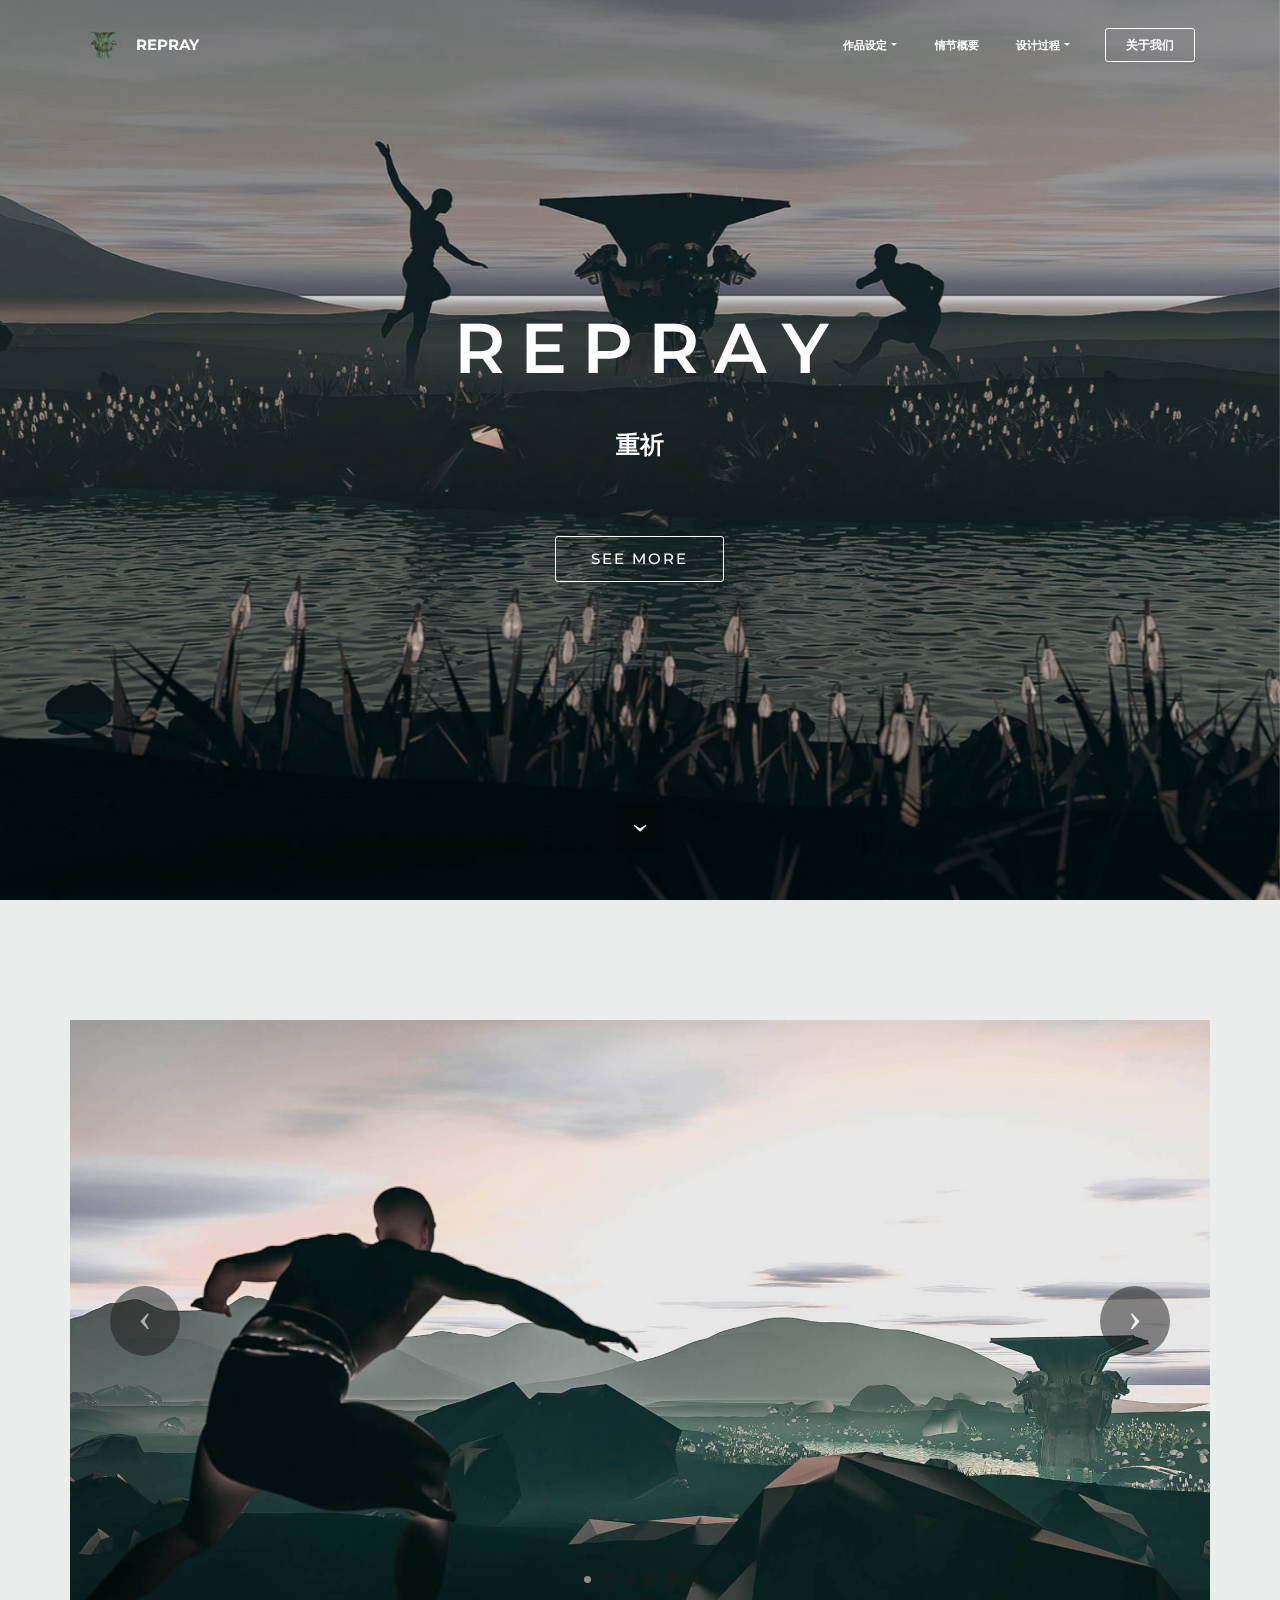
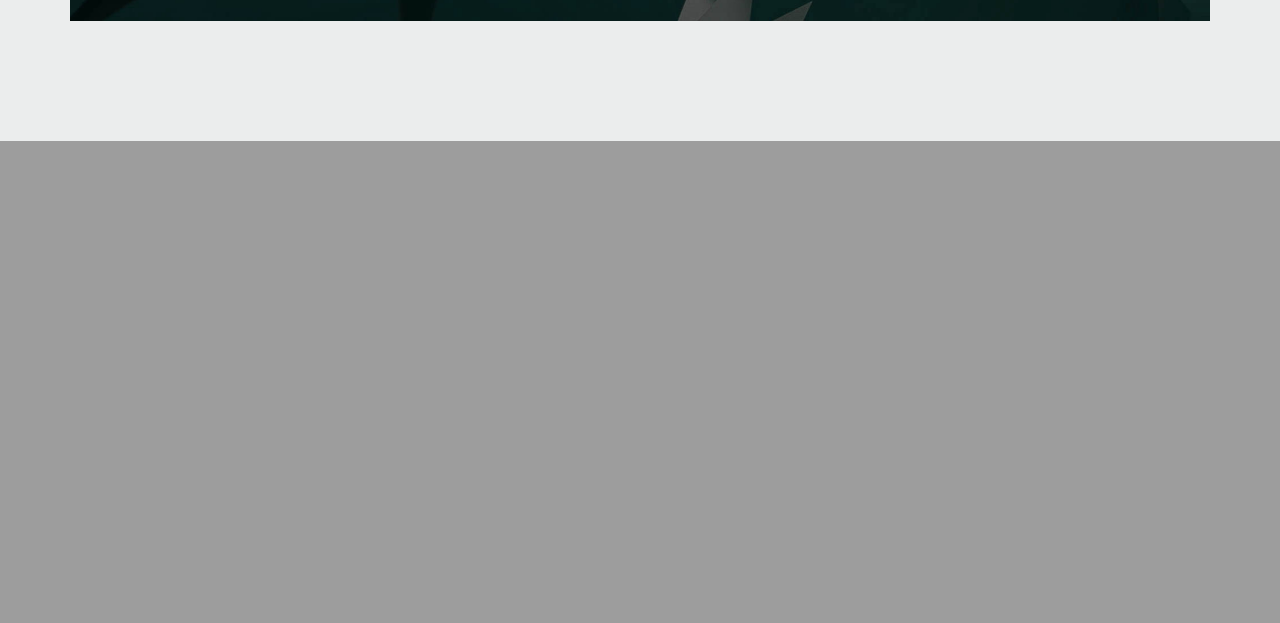
<file: index.html>
<!DOCTYPE html>
<html  >
<head>
  <!-- Site made with Mobirise Website Builder v4.12.1, https://mobirise.com -->
  <meta charset="UTF-8">
  <meta http-equiv="X-UA-Compatible" content="IE=edge">
  <meta name="generator" content="Mobirise v4.12.1, mobirise.com">
  <meta name="viewport" content="width=device-width, initial-scale=1, minimum-scale=1">
  <link rel="shortcut icon" href="assets/images/111-98x128.png" type="image/x-icon">
  <meta name="description" content="">
  
  <title>Home</title>
  <link rel="stylesheet" href="https://fonts.googleapis.com/css?family=Montserrat:400,700">
  <link rel="stylesheet" href="https://fonts.googleapis.com/css?family=Raleway:100,100i,200,200i,300,300i,400,400i,500,500i,600,600i,700,700i,800,800i,900,900i">
  <link rel="stylesheet" href="assets/et-line-font-plugin/style.css">
  <link rel="stylesheet" href="https://fonts.googleapis.com/css?family=Lora:400,700,400italic,700italic&subset=latin">
  <link rel="stylesheet" href="assets/tether/tether.min.css">
  <link rel="stylesheet" href="assets/bootstrap/css/bootstrap.min.css">
  <link rel="stylesheet" href="assets/dropdown/css/style.css">
  <link rel="stylesheet" href="assets/animatecss/animate.min.css">
  <link rel="stylesheet" href="assets/theme/css/style.css">
  <link rel="preload" as="style" href="assets/mobirise/css/mbr-additional.css"><link rel="stylesheet" href="assets/mobirise/css/mbr-additional.css" type="text/css">
  
  
  
</head>
<body>
  <section id="ext_menu-0" data-rv-view="0">

    <nav class="navbar navbar-dropdown transparent bg-color">
        <div class="container">

            <div class="mbr-table">
                <div class="mbr-table-cell">

                    <div class="navbar-brand">
                        <a href="index.html" class="navbar-logo"><img src="assets/images/111-98x128.png" alt="Mobirise"></a>
                        <a class="navbar-caption" href="index.html">REPRAY</a>
                    </div>

                </div>
                <div class="mbr-table-cell">

                    <button class="navbar-toggler pull-xs-right hidden-md-up" type="button" data-toggle="collapse" data-target="#exCollapsingNavbar">
                        <div class="hamburger-icon"></div>
                    </button>

                    <ul class="nav-dropdown collapse pull-xs-right nav navbar-nav navbar-toggleable-sm" id="exCollapsingNavbar"><li class="nav-item dropdown"><a class="nav-link link dropdown-toggle" href="https://mobirise.com/" data-toggle="dropdown-submenu" aria-expanded="false">作品设定</a><div class="dropdown-menu"><a class="dropdown-item" href="page1.html">灵感来源</a><a class="dropdown-item" href="page3.html" aria-expanded="false">作品概念</a><a class="dropdown-item" href="https://mobirise.com/" aria-expanded="false"></a></div></li><li class="nav-item"><a class="nav-link link" href="page7.html">情节概要</a></li><li class="nav-item dropdown"><a class="nav-link link dropdown-toggle" href="https://mobirise.com/" data-toggle="dropdown-submenu" aria-expanded="false">设计过程</a><div class="dropdown-menu"><a class="dropdown-item" href="page4.html" aria-expanded="false">人物造型</a><a class="dropdown-item" href="page2.html" aria-expanded="false">装置设计</a><a class="dropdown-item" href="page5.html" aria-expanded="false">最终呈现</a></div></li><li class="nav-item nav-btn"><a class="nav-link btn btn-white btn-white-outline" href="page6.html">关于我们</a></li></ul>
                    <button hidden="" class="navbar-toggler navbar-close" type="button" data-toggle="collapse" data-target="#exCollapsingNavbar">
                        <div class="close-icon"></div>
                    </button>

                </div>
            </div>

        </div>
    </nav>

</section>

<section class="engine"><a href="https://mobirise.info/p">site templates free download</a></section><section class="mbr-section mbr-section-hero mbr-section-full mbr-section-with-arrow mbr-parallax-background mbr-after-navbar" id="header1-1" data-rv-view="2" style="background-image: url(assets/images/wechatimg4927-2000x1055.jpg);">

    <div class="mbr-overlay" style="opacity: 0.2; background-color: rgb(0, 0, 0);"></div>

    <div class="mbr-table-cell">

        <div class="container">
            <div class="row">
                <div class="mbr-section col-md-10 col-md-offset-1 text-xs-center">

                    <h1 class="mbr-section-title display-1">R E P R A Y</h1>
                    <p class="mbr-section-lead lead"><strong><br></strong><span style="font-style: normal;"><strong>重祈</strong></span><span style="font-style: normal;"><strong><br></strong></span><strong><br></strong></p>
                    <div class="mbr-section-btn"> <a class="btn btn-lg btn-white btn-white-outline" href="page5.html">SEE MORE</a></div>
                </div>
            </div>
        </div>
    </div>

    <div class="mbr-arrow mbr-arrow-floating" aria-hidden="true"><a href="#slider3-1w"><i class="mbr-arrow-icon"></i></a></div>

</section>

<section class="mbr-slider mbr-section mbr-section__container carousel slide mbr-section-nopadding" data-ride="carousel" data-keyboard="false" data-wrap="true" data-pause="false" data-interval="4000" id="slider3-1w" data-rv-view="5" style="background-color: rgb(235, 237, 237);">
    <div class=" container boxed-slider" style="padding-top: 120px; padding-bottom: 120px;">
        <div>
            <div>
                <ol class="carousel-indicators">
                    <li data-app-prevent-settings="" data-target="#slider3-1w" class="active" data-slide-to="0"></li><li data-app-prevent-settings="" data-target="#slider3-1w" data-slide-to="1"></li><li data-app-prevent-settings="" data-target="#slider3-1w" data-slide-to="2"></li><li data-app-prevent-settings="" data-target="#slider3-1w" data-slide-to="3"></li><li data-app-prevent-settings="" data-target="#slider3-1w" data-slide-to="4"></li><li data-app-prevent-settings="" data-target="#slider3-1w" data-slide-to="5"></li>
                </ol>
                <div class="carousel-inner" role="listbox">
                    <div class="mbr-section mbr-section-hero carousel-item dark center active" data-bg-video-slide="false">
                        <div class="mbr-table-cell">
                            
                            <div class="container-slide">
                                <img src="assets/images/wechatimg4926-2000x1055.jpg">
                                <div class="row">
                                    <div class="col-md-8 col-md-offset-1">
                                        
                                        

                                        
                                    </div>
                                </div>
                            </div>
                        </div>
                    </div><div class="mbr-section mbr-section-hero carousel-item dark center" data-bg-video-slide="false">
                        <div class="mbr-table-cell">
                            
                            <div class="container-slide">
                                <img src="assets/images/-2000x1055.jpg">
                                <div class="row">
                                    <div class="col-md-8 col-md-offset-2 text-xs-center">
                                        
                                        

                                        
                                    </div>
                                </div>
                            </div>
                        </div>
                    </div><div class="mbr-section mbr-section-hero carousel-item dark center" data-bg-video-slide="false">
                        <div class="mbr-table-cell">
                            
                            <div class="container-slide">
                                <img src="assets/images/wechatimg4927-2000x1055.jpg">
                                <div class="row">
                                    <div class="col-md-8 col-md-offset-1">
                                        
                                        

                                        
                                    </div>
                                </div>
                            </div>
                        </div>
                    </div><div class="mbr-section mbr-section-hero carousel-item dark center" data-bg-video-slide="false">
                        <div class="mbr-table-cell">
                            
                            <div class="container-slide">
                                <img src="assets/images/-2000x105556.jpg">
                                <div class="row">
                                    <div class="col-md-8 col-md-offset-2 text-xs-center">
                                        
                                        

                                        
                                    </div>
                                </div>
                            </div>
                        </div>
                    </div><div class="mbr-section mbr-section-hero carousel-item dark center" data-bg-video-slide="false">
                        <div class="mbr-table-cell">
                            
                            <div class="container-slide">
                                <img src="assets/images/wechatimg4929-2000x1055.jpg">
                                <div class="row">
                                    <div class="col-md-8 col-md-offset-2 text-xs-center">
                                        
                                        

                                        
                                    </div>
                                </div>
                            </div>
                        </div>
                    </div><div class="mbr-section mbr-section-hero carousel-item dark center" data-bg-video-slide="false">
                        <div class="mbr-table-cell">
                            
                            <div class="container-slide">
                                <img src="assets/images/wechatimg4930-2000x1055.jpg">
                                <div class="row">
                                    <div class="col-md-8 col-md-offset-2 text-xs-center">
                                        
                                        

                                        
                                    </div>
                                </div>
                            </div>
                        </div>
                    </div>
                </div>

                <a data-app-prevent-settings="" class="left carousel-control" role="button" data-slide="prev" href="#slider3-1w">
                    <span class="icon-prev" aria-hidden="true"></span>
                    <span class="sr-only">Previous</span>
                </a>
                <a data-app-prevent-settings="" class="right carousel-control" role="button" data-slide="next" href="#slider3-1w">
                    <span class="icon-next" aria-hidden="true"></span>
                    <span class="sr-only">Next</span>
                </a>
            </div>
        </div>
    </div>
</section>

<section class="mbr-footer mbr-section mbr-section-md-padding mbr-parallax-background" id="contacts5-2n" data-rv-view="26" style="background-image: url(assets/images/wechatimg4927-2000x1055.jpg); padding-top: 90px; padding-bottom: 90px;">


    <div class="row">
    <div class="mbr-overlay" style="opacity: 0.5; background-color: rgb(60, 60, 60);">
    </div>
            <div class="mbr-company col-xs-12 col-md-6 col-lg-3">

                <div class="mbr-company card">
                    <div><img src="assets/images/mianju-265x501.png" class="card-img-top"></div>
                    <div class="card-block">
                        <p class="card-text">Contact us</p>
                    </div>
                    <ul class="list-group list-group-flush">
                        <li class="list-group-item">
                            <span class="list-group-icon"><span class="etl-icon icon-phone mbr-iconfont-company-contacts5" style="color: rgb(242, 242, 242);"></span></span>
                            <span class="list-group-text">13732266609</span>
                        </li>
                        <li class="list-group-item">
                            <span class="list-group-icon"><span class="etl-icon icon-map-pin mbr-iconfont-company-contacts5" style="color: rgb(242, 242, 242);"></span></span>
                            <span class="list-group-text">Shanghai</span>
                        </li>
                        <li class="list-group-item active">
                            <span class="list-group-icon"><span class="etl-icon icon-envelope mbr-iconfont-company-contacts5" style="color: rgb(242, 242, 242);"></span></span>
                            <span class="list-group-text"><a href="mailto:fanzyzhang@126.com">fanzyzhang@126.com</a></span>
                        </li>
                    </ul>
                </div>

            </div>
            <div class="mbr-footer-content col-xs-12 col-md-6 col-lg-3">
                <h4>Categories</h4>
                <ul><li><a class="text-primary" href="#">Art</a></li><li><a class="text-primary" href="#">Design</a></li><li><a class="text-primary" href="#">Photograhy</a></li><li><a class="text-primary" href="#">Vedio</a></li><li><a class="text-primary" href="#">Graphic</a></li></ul>
            </div>
            <div class="mbr-footer-content col-xs-12 col-md-6 col-lg-3">
                <p><strong>Contacts</strong><br>Email: fanzyzhang@126.com<br>Phone: 13732266609<br>Instagram: fanzystyle<br><br><br><strong>Address</strong><br>109 Street Chunxiao<br>Shanghai, Pudong</p>
            </div>
            <div class="col-xs-12 col-md-6 col-lg-3" data-form-type="formoid">

                <div data-form-alert="true">
                    <div hidden="" data-form-alert-success="true">Thanks for filling out form!</div>
                </div>

                <form action="https://mobirise.com/" method="post" data-form-title="MESSAGE">

                    <input type="hidden" value="q1+sV34uRDQSFCk5INzu6aRe8VdNw9N2Nf9b+cyzN4TQi2QmR1jBbQ6nCGJ52vHRQSFh3UdoE/09HtdEGMLSVeDY3HsY/EM4sVFjVKuYEwucse3/HEFxQ6uQTnZCQlAs" data-form-email="true">

                    

                    <div class="form-group">
                        <label class="form-control-label" for="contacts5-2n-email">Email<span class="form-asterisk">*</span></label>
                        <input type="email" class="form-control input-sm input-inverse" name="email" required="" data-form-field="Email" id="contacts5-2n-email">
                    </div>

                    

                    <div class="form-group">
                        <label class="form-control-label" for="contacts5-2n-message">Message</label>
                        <textarea class="form-control input-sm input-inverse" name="message" data-form-field="Message" rows="5" id="contacts5-2n-message"></textarea>
                    </div>

                    <div><button type="submit" class="btn btn-sm btn-info">Contact us</button></div>

                </form>

            </div>
        </div>
</section>


  <script src="assets/web/assets/jquery/jquery.min.js"></script>
  <script src="assets/tether/tether.min.js"></script>
  <script src="assets/bootstrap/js/bootstrap.min.js"></script>
  <script src="assets/smooth-scroll/smooth-scroll.js"></script>
  <script src="assets/dropdown/js/script.min.js"></script>
  <script src="assets/touch-swipe/jquery.touch-swipe.min.js"></script>
  <script src="assets/viewport-checker/jquery.viewportchecker.js"></script>
  <script src="assets/jarallax/jarallax.js"></script>
  <script src="assets/bootstrap-carousel-swipe/bootstrap-carousel-swipe.js"></script>
  <script src="assets/theme/js/script.js"></script>
  <script src="assets/formoid/formoid.min.js"></script>
  
  
  <input name="animation" type="hidden">
  </body>
</html>
</file>
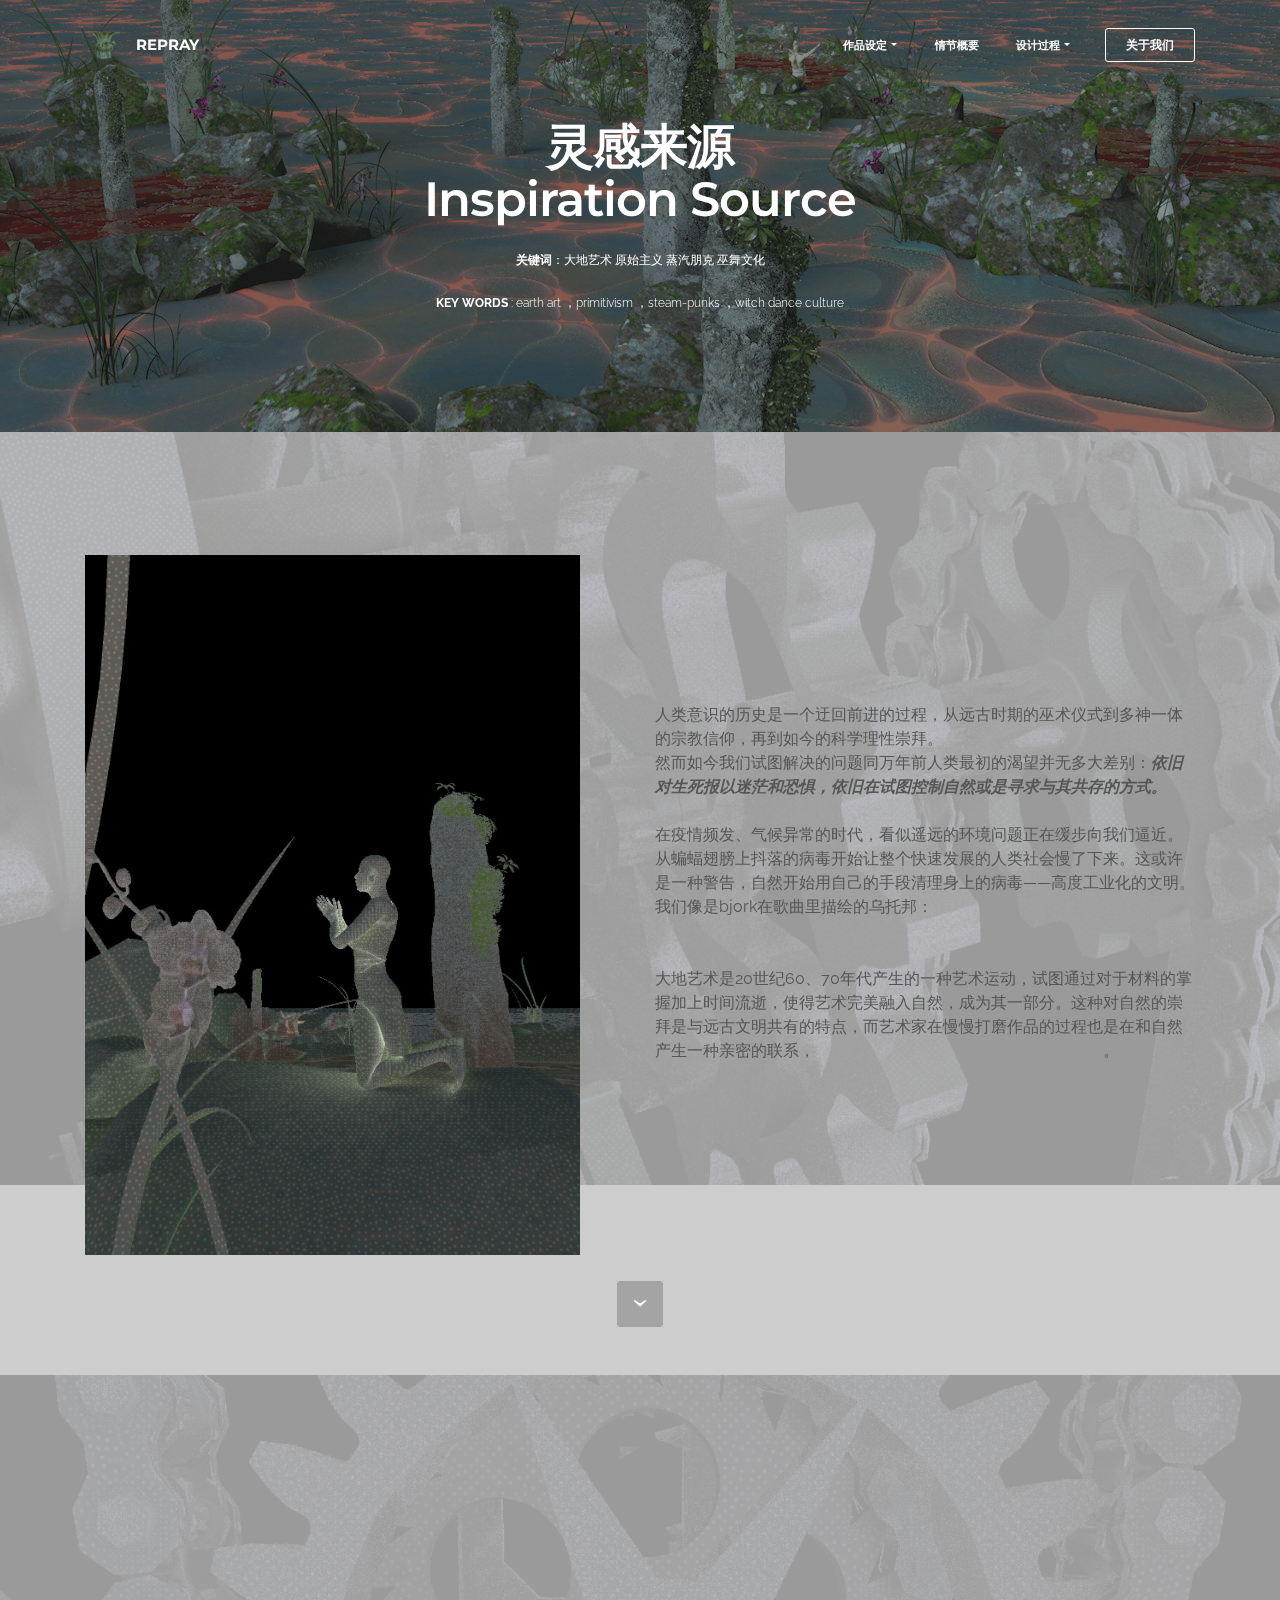
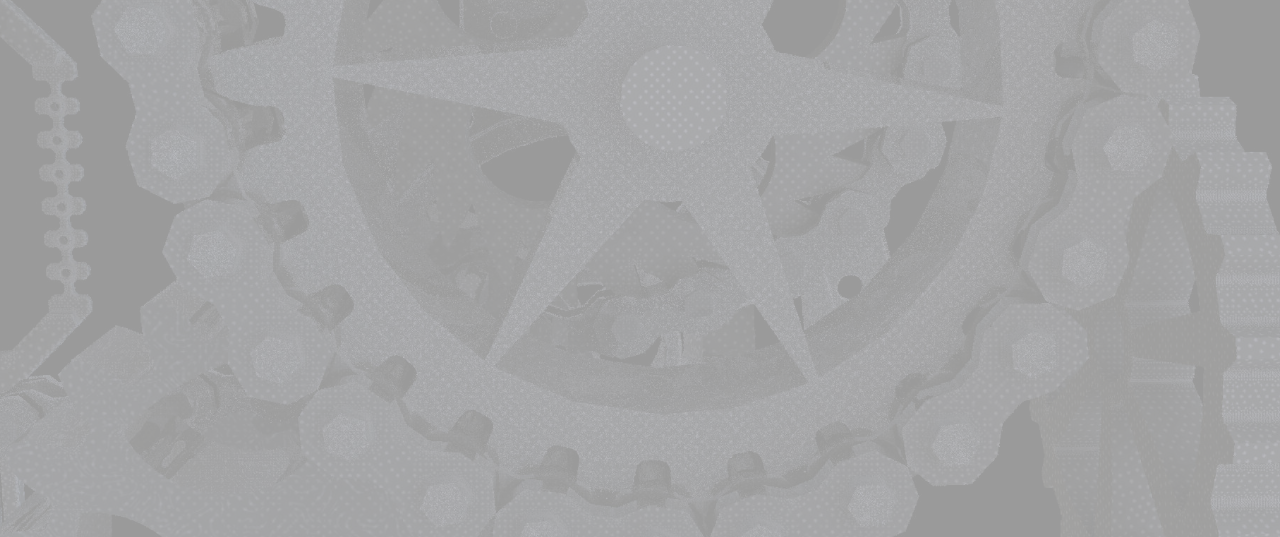
<file: page1.html>
<!DOCTYPE html>
<html  >
<head>
  <!-- Site made with Mobirise Website Builder v4.12.1, https://mobirise.com -->
  <meta charset="UTF-8">
  <meta http-equiv="X-UA-Compatible" content="IE=edge">
  <meta name="generator" content="Mobirise v4.12.1, mobirise.com">
  <meta name="viewport" content="width=device-width, initial-scale=1, minimum-scale=1">
  <link rel="shortcut icon" href="assets/images/111-98x128.png" type="image/x-icon">
  <meta name="description" content="Website Creator Description">
  
  <title>灵感来源</title>
  <link rel="stylesheet" href="https://fonts.googleapis.com/css?family=Montserrat:400,700">
  <link rel="stylesheet" href="https://fonts.googleapis.com/css?family=Raleway:100,100i,200,200i,300,300i,400,400i,500,500i,600,600i,700,700i,800,800i,900,900i">
  <link rel="stylesheet" href="https://fonts.googleapis.com/css?family=Lora:400,700,400italic,700italic&subset=latin">
  <link rel="stylesheet" href="assets/tether/tether.min.css">
  <link rel="stylesheet" href="assets/bootstrap/css/bootstrap.min.css">
  <link rel="stylesheet" href="assets/dropdown/css/style.css">
  <link rel="stylesheet" href="assets/animatecss/animate.min.css">
  <link rel="stylesheet" href="assets/theme/css/style.css">
  <link rel="preload" as="style" href="assets/mobirise/css/mbr-additional.css"><link rel="stylesheet" href="assets/mobirise/css/mbr-additional.css" type="text/css">
  
  
  
</head>
<body>
  <section id="ext_menu-a" data-rv-view="47">

    <nav class="navbar navbar-dropdown transparent bg-color">
        <div class="container">

            <div class="mbr-table">
                <div class="mbr-table-cell">

                    <div class="navbar-brand">
                        <a href="index.html" class="navbar-logo"><img src="assets/images/111-98x128.png" alt="Mobirise"></a>
                        <a class="navbar-caption" href="index.html">REPRAY</a>
                    </div>

                </div>
                <div class="mbr-table-cell">

                    <button class="navbar-toggler pull-xs-right hidden-md-up" type="button" data-toggle="collapse" data-target="#exCollapsingNavbar">
                        <div class="hamburger-icon"></div>
                    </button>

                    <ul class="nav-dropdown collapse pull-xs-right nav navbar-nav navbar-toggleable-sm" id="exCollapsingNavbar"><li class="nav-item dropdown"><a class="nav-link link dropdown-toggle" href="https://mobirise.com/" data-toggle="dropdown-submenu" aria-expanded="false">作品设定</a><div class="dropdown-menu"><a class="dropdown-item" href="page1.html">灵感来源</a><a class="dropdown-item" href="page3.html" aria-expanded="false">作品概念</a><a class="dropdown-item" href="https://mobirise.com/" aria-expanded="false"></a></div></li><li class="nav-item"><a class="nav-link link" href="page7.html">情节概要</a></li><li class="nav-item dropdown"><a class="nav-link link dropdown-toggle" href="https://mobirise.com/" data-toggle="dropdown-submenu" aria-expanded="false">设计过程</a><div class="dropdown-menu"><a class="dropdown-item" href="page4.html" aria-expanded="false">人物造型</a><a class="dropdown-item" href="page2.html" aria-expanded="false">装置设计</a><a class="dropdown-item" href="page5.html" aria-expanded="false">最终呈现</a></div></li><li class="nav-item nav-btn"><a class="nav-link btn btn-white btn-white-outline" href="page6.html">关于我们</a></li></ul>
                    <button hidden="" class="navbar-toggler navbar-close" type="button" data-toggle="collapse" data-target="#exCollapsingNavbar">
                        <div class="close-icon"></div>
                    </button>

                </div>
            </div>

        </div>
    </nav>

</section>

<section class="engine"><a href="https://mobirise.info/j">website templates</a></section><section class="mbr-section article mbr-after-navbar" id="msg-box8-h" data-rv-view="49" style="background-image: url(assets/images/32-1280x720.jpg); padding-top: 120px; padding-bottom: 120px;">

    <div class="mbr-overlay" style="opacity: 0.5; background-color: rgb(34, 34, 34);">
    </div>
    <div class="container">
        <div class="row">
            <div class="col-md-8 col-md-offset-2 text-xs-center">
                <h3 class="mbr-section-title display-2">灵感来源<div>Inspiration Source</div></h3>
                <div class="lead"><p><strong>关键词</strong>：大地艺术  原始主义  蒸汽朋克  巫舞文化</p><p><strong>KEY WORDS</strong> : earth art ，primitivism ，steam-punks ，witch dance culture</p></div>
                
            </div>
        </div>
    </div>

</section>

<section class="mbr-section mbr-section-hero mbr-section-full header2 mbr-parallax-background" id="header6-d" data-rv-view="52" style="background-image: url(assets/images/77777-2000x1055.jpg);">

    <div class="mbr-overlay" style="opacity: 0.8; background-color: rgb(193, 193, 193);">
    </div>

    <div class="mbr-table mbr-table-full">
        <div class="mbr-table-cell">

            <div class="container">
                <div class="mbr-section row">
                    <div class="mbr-table-md-up">
                        
                        <div class="mbr-table-cell mbr-right-padding-md-up mbr-valign-top col-md-7 image-size" style="width: 50%;">
                            <div class="mbr-figure"><img src="assets/images/111-1157x1637.jpg"></div>
                        </div>
                        <div class="mbr-table-cell col-md-5 text-xs-center text-md-left content-size">

                            

                            <div class="mbr-section-text">
                                <p>人类意识的历史是一个迂回前进的过程，从远古时期的巫术仪式到多神一体的宗教信仰，再到如今的科学理性崇拜。<br>然而如今我们试图解决的问题同万年前人类最初的渴望并无多大差别：<strong><em>依旧对生死报以迷茫和恐惧，依旧在试图控制自然或是寻求与其共存的方式。</em></strong><br><br>在疫情频发、气候异常的时代，看似遥远的环境问题正在缓步向我们逼近。从蝙蝠翅膀上抖落的病毒开始让整个快速发展的人类社会慢了下来。这或许是一种警告，自然开始用自己的手段清理身上的病毒——高度工业化的文明。我们像是bjork在歌曲里描绘的乌托邦：<strong><em>梦幻绮丽的表皮之下是瘴气肆虐病毒涌动的危险世界。</em></strong><br><br>大地艺术是20世纪60、70年代产生的一种艺术运动，试图通过对于材料的掌握加上时间流逝，使得艺术完美融入自然，成为其一部分。这种对自然的崇拜是与远古文明共有的特点，而艺术家在慢慢打磨作品的过程也是在和自然产生一种亲密的联系，<strong><em>这种形式宛若万年前古人的神秘巫术仪式</em></strong>。<strong><br></strong><br></p>
                            </div>

                            

                        </div>

                        
                        

                    </div>
                </div>
            </div>

        </div>
    </div>

    <div class="mbr-arrow mbr-arrow-floating hidden-sm-down" aria-hidden="true"><a href="#msg-box7-c"><i class="mbr-arrow-icon"></i></a></div>

</section>

<section class="mbr-section" id="msg-box7-c" data-rv-view="55" style="background-image: url(assets/images/7-1920x1080.jpg); padding-top: 240px; padding-bottom: 240px;">

    <div class="mbr-overlay" style="opacity: 0.8; background-color: rgb(193, 193, 193);">
    </div>
    <div class="container">
        <div class="row">
            <div class="mbr-table-md-up">

              

              <div class="mbr-table-cell col-md-5 text-xs-center text-md-right content-size">
                  
                  <div class="lead">

                    <p><strong><em>我们试图将大地艺术数字化，将巫术仪式肢体化，以展演的形式思考与自然的关系。我们从崇拜自然，到征服自然，被自然征服，再到和谐共处。</em></strong>这种从人类诞生开始就在持续的关系瞬息万变，今后也会随着时间继续改变。“当人类面对自然的时候，似乎会有相似的创作冲动。”我们能做的或许就是让身体融入到自然中，当一切化为乌有时，体内才开始慢慢呈现出最初的样貌。</p>

                  </div>

                  
              </div>


              


              <div class="mbr-table-cell mbr-left-padding-md-up mbr-valign-top col-md-7 image-size" style="width: 50%;">
                  <div class="mbr-figure"><img src="assets/images/0212-1400x788.jpg"></div>
              </div>

            </div>
        </div>
    </div>

</section>


  <script src="assets/web/assets/jquery/jquery.min.js"></script>
  <script src="assets/tether/tether.min.js"></script>
  <script src="assets/bootstrap/js/bootstrap.min.js"></script>
  <script src="assets/jarallax/jarallax.js"></script>
  <script src="assets/smooth-scroll/smooth-scroll.js"></script>
  <script src="assets/dropdown/js/script.min.js"></script>
  <script src="assets/touch-swipe/jquery.touch-swipe.min.js"></script>
  <script src="assets/viewport-checker/jquery.viewportchecker.js"></script>
  <script src="assets/theme/js/script.js"></script>
  
  
  <input name="animation" type="hidden">
  </body>
</html>
</file>
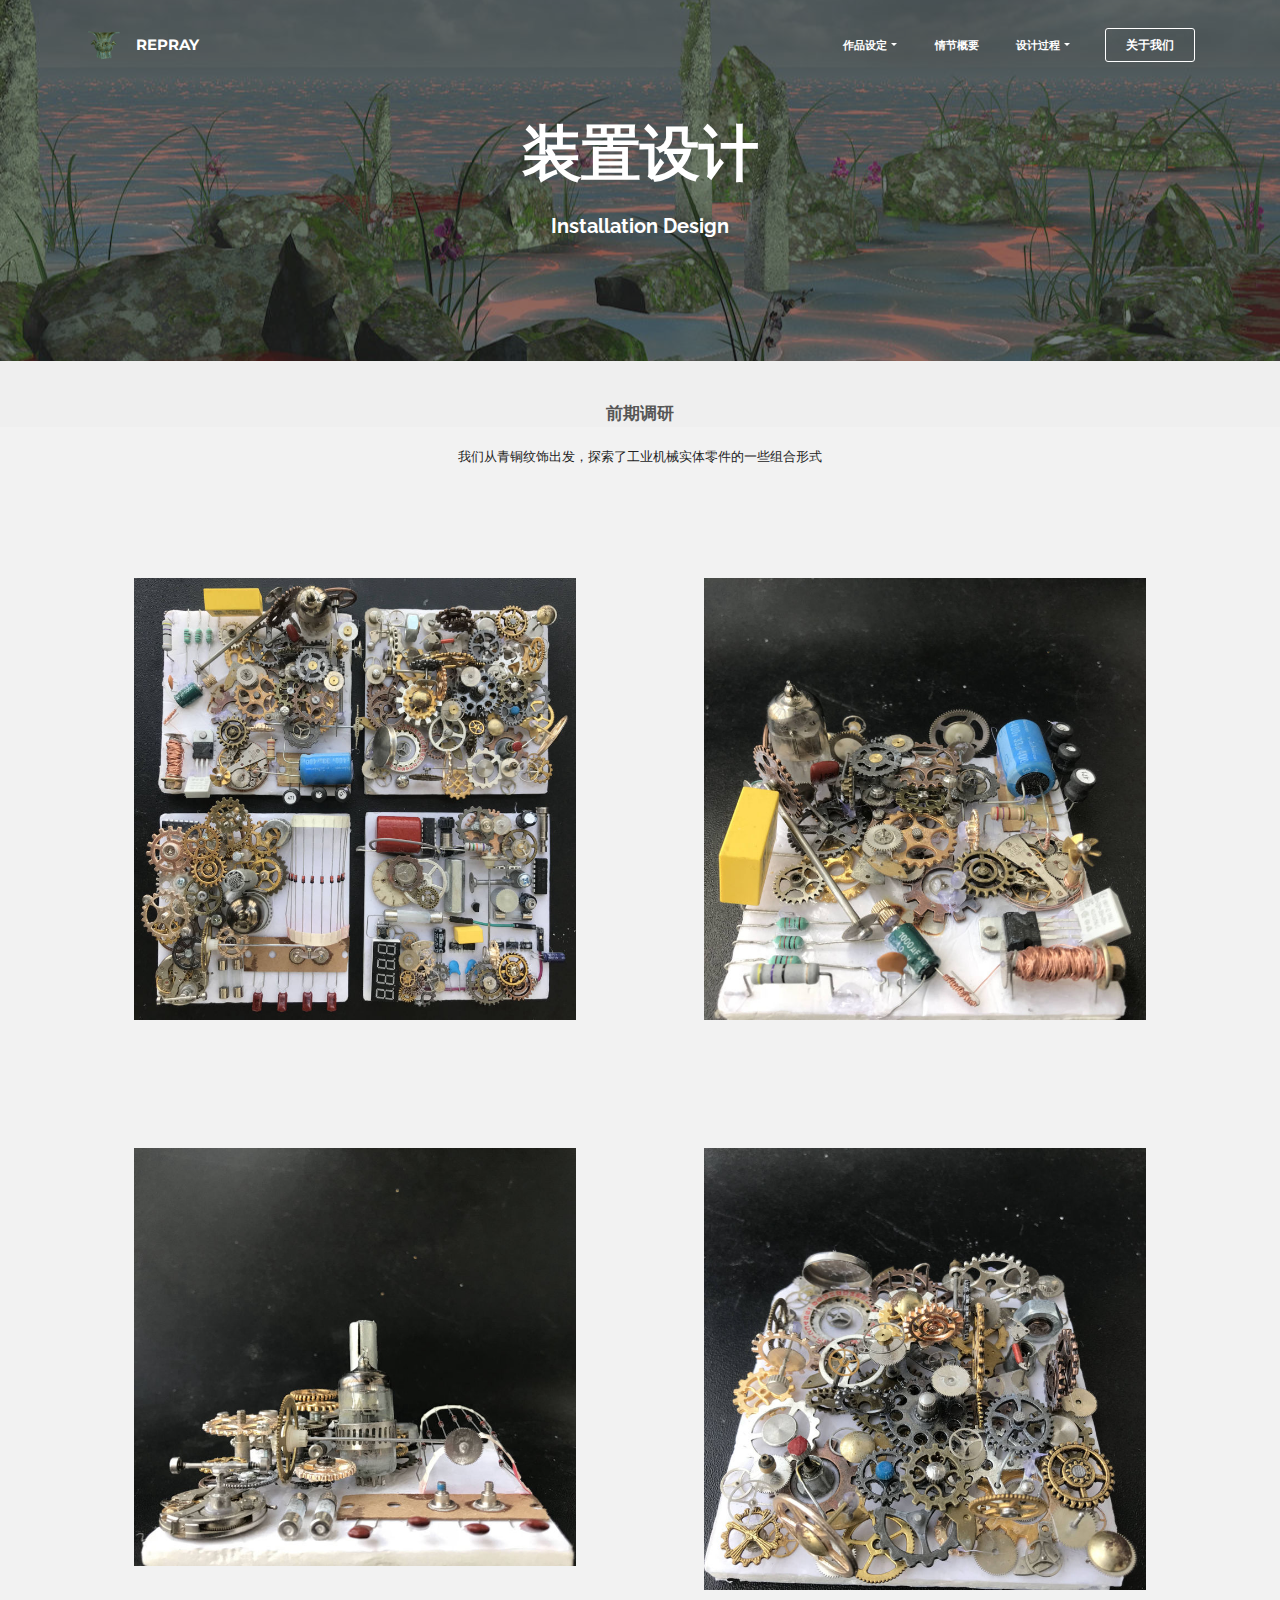
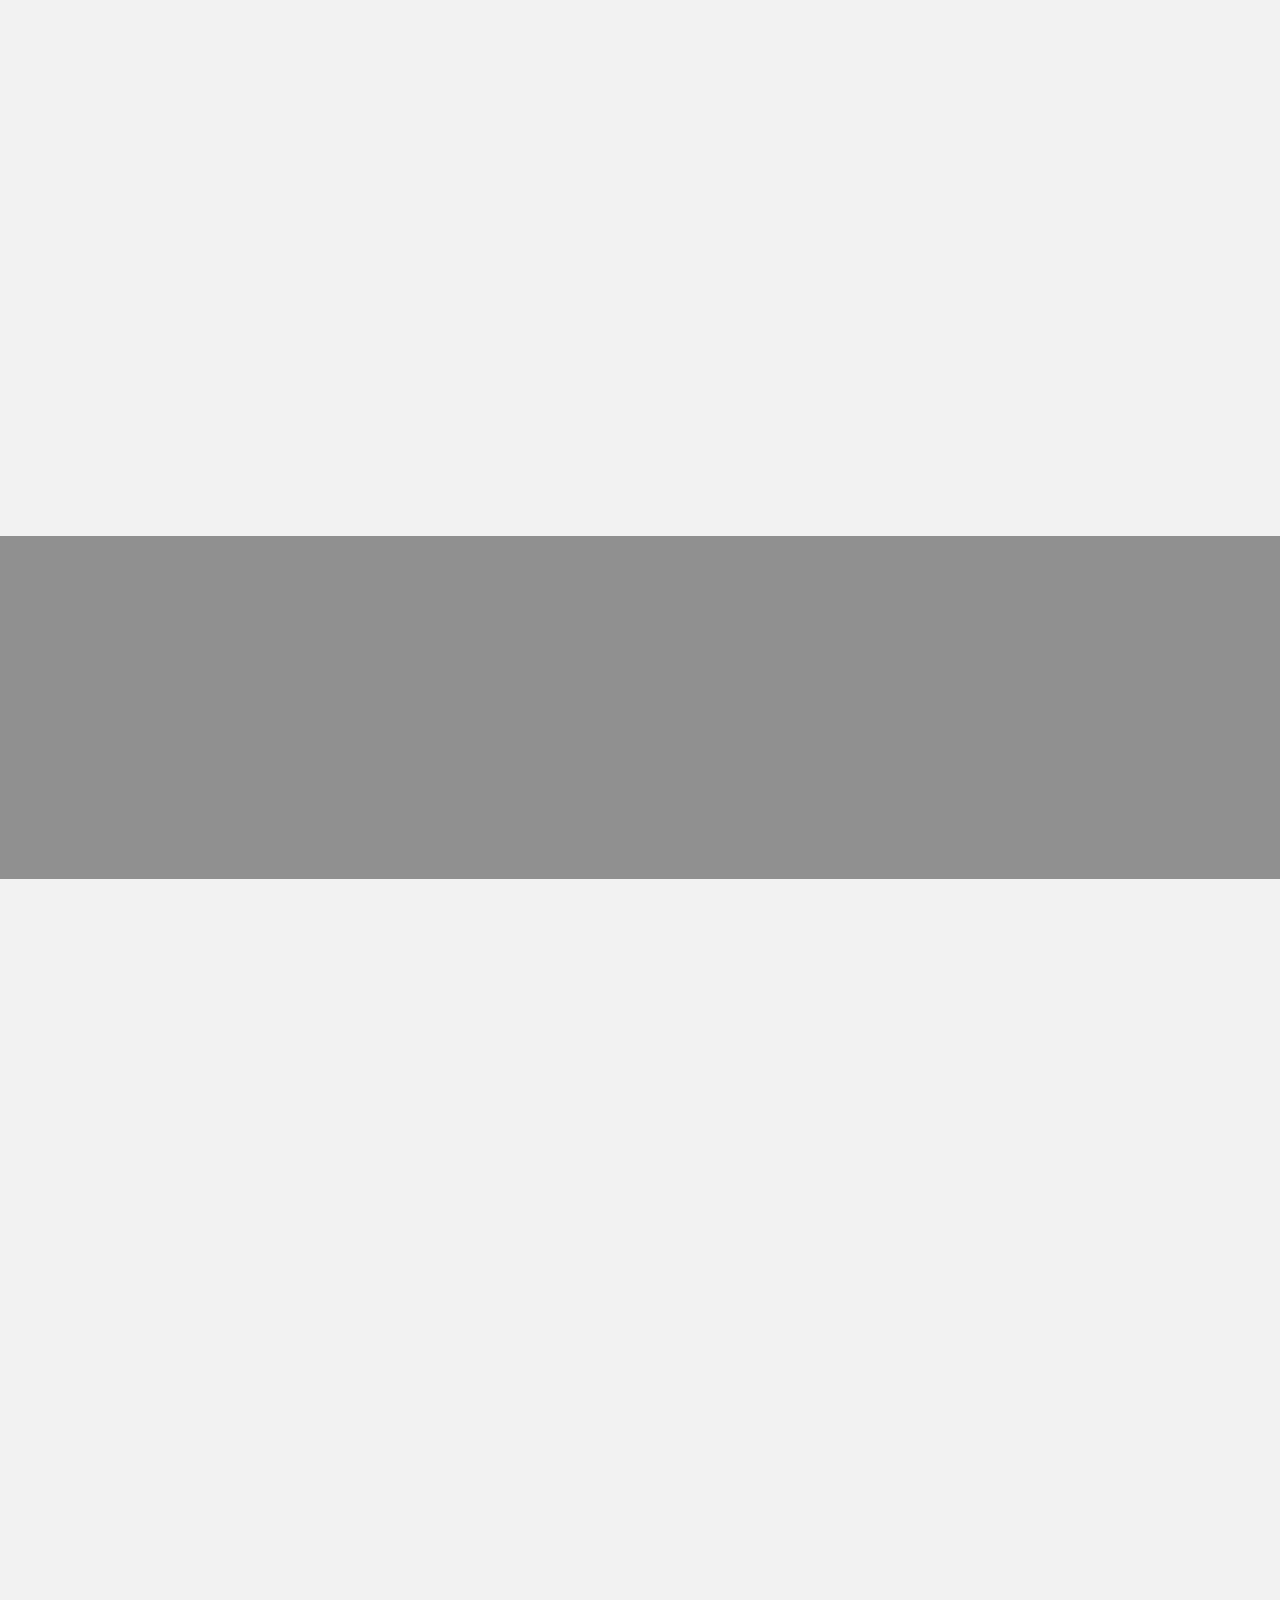
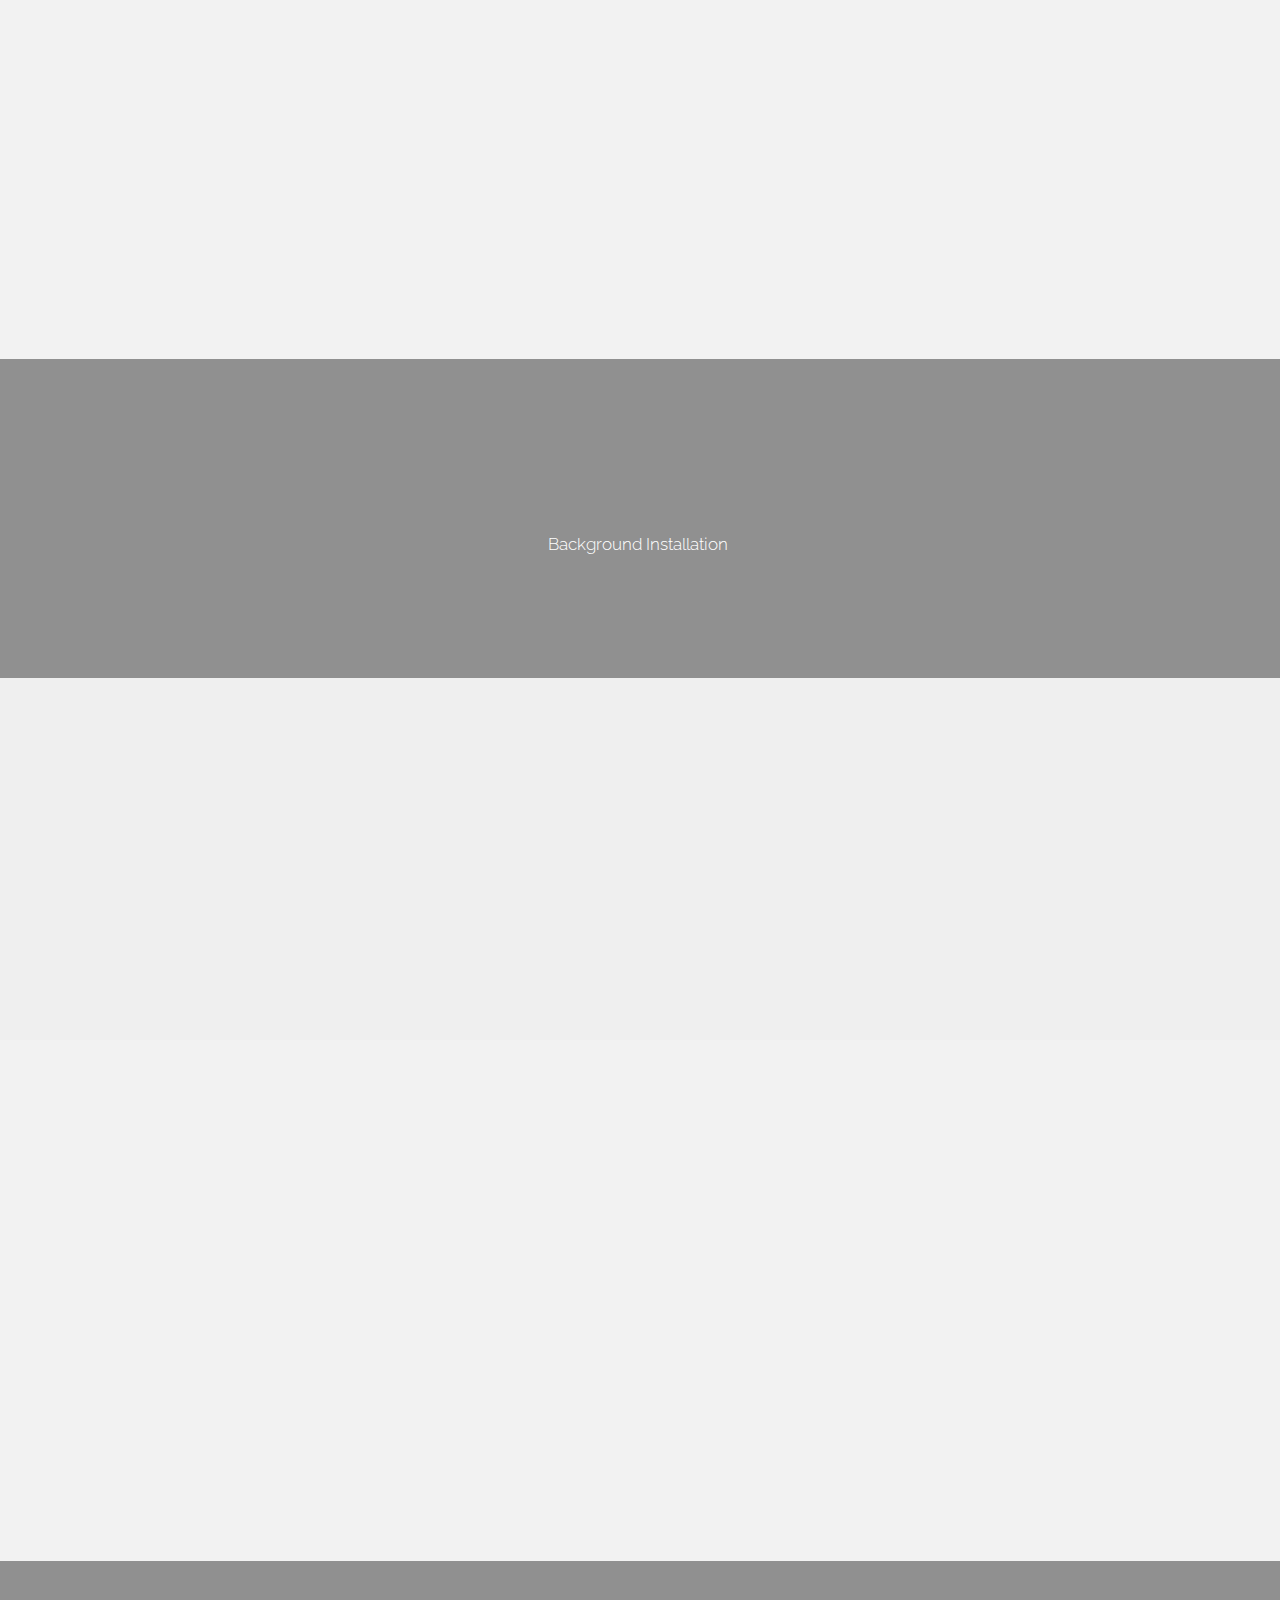
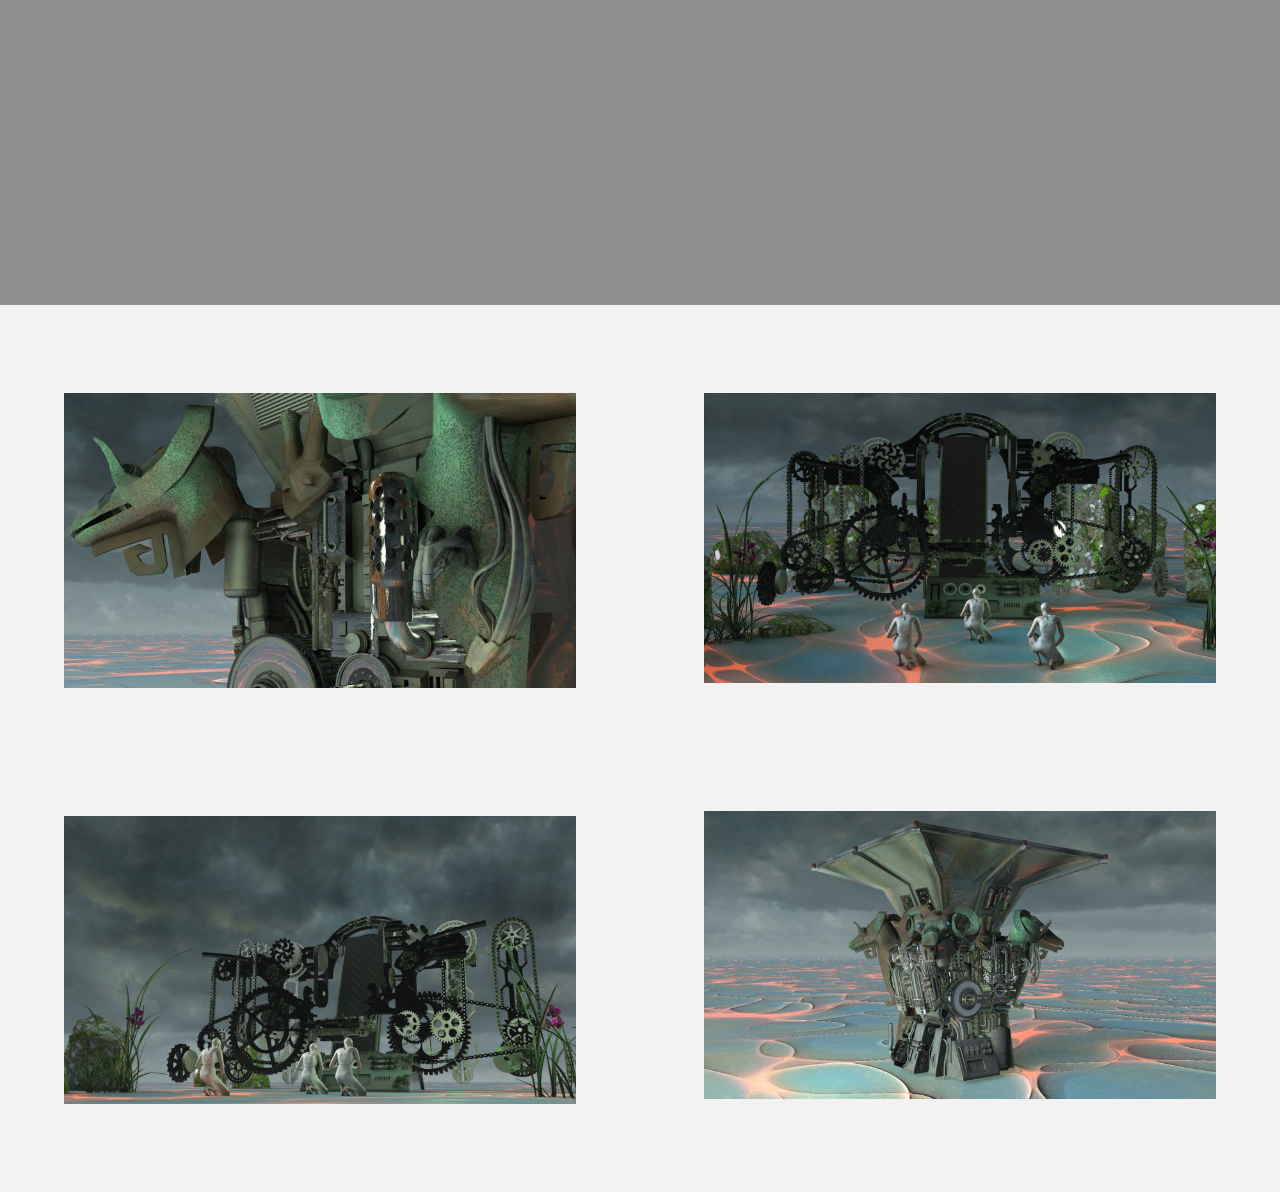
<file: page2.html>
<!DOCTYPE html>
<html  >
<head>
  <!-- Site made with Mobirise Website Builder v4.12.1, https://mobirise.com -->
  <meta charset="UTF-8">
  <meta http-equiv="X-UA-Compatible" content="IE=edge">
  <meta name="generator" content="Mobirise v4.12.1, mobirise.com">
  <meta name="viewport" content="width=device-width, initial-scale=1, minimum-scale=1">
  <link rel="shortcut icon" href="assets/images/111-98x128.png" type="image/x-icon">
  <meta name="description" content="Website Creator Description">
  
  <title>装置设计</title>
  <link rel="stylesheet" href="https://fonts.googleapis.com/css?family=Montserrat:400,700">
  <link rel="stylesheet" href="https://fonts.googleapis.com/css?family=Raleway:100,100i,200,200i,300,300i,400,400i,500,500i,600,600i,700,700i,800,800i,900,900i">
  <link rel="stylesheet" href="assets/et-line-font-plugin/style.css">
  <link rel="stylesheet" href="https://fonts.googleapis.com/css?family=Lora:400,700,400italic,700italic&subset=latin">
  <link rel="stylesheet" href="assets/tether/tether.min.css">
  <link rel="stylesheet" href="assets/bootstrap/css/bootstrap.min.css">
  <link rel="stylesheet" href="assets/animatecss/animate.min.css">
  <link rel="stylesheet" href="assets/dropdown/css/style.css">
  <link rel="stylesheet" href="assets/theme/css/style.css">
  <link rel="stylesheet" href="assets/mobirise-gallery/style.css">
  <link rel="preload" as="style" href="assets/mobirise/css/mbr-additional.css"><link rel="stylesheet" href="assets/mobirise/css/mbr-additional.css" type="text/css">
  
  
  
</head>
<body>
  <section id="ext_menu-i" data-rv-view="58">

    <nav class="navbar navbar-dropdown transparent bg-color">
        <div class="container">

            <div class="mbr-table">
                <div class="mbr-table-cell">

                    <div class="navbar-brand">
                        <a href="index.html" class="navbar-logo"><img src="assets/images/111-98x128.png" alt="Mobirise"></a>
                        <a class="navbar-caption" href="index.html">REPRAY</a>
                    </div>

                </div>
                <div class="mbr-table-cell">

                    <button class="navbar-toggler pull-xs-right hidden-md-up" type="button" data-toggle="collapse" data-target="#exCollapsingNavbar">
                        <div class="hamburger-icon"></div>
                    </button>

                    <ul class="nav-dropdown collapse pull-xs-right nav navbar-nav navbar-toggleable-sm" id="exCollapsingNavbar"><li class="nav-item dropdown"><a class="nav-link link dropdown-toggle" href="https://mobirise.com/" data-toggle="dropdown-submenu" aria-expanded="false">作品设定</a><div class="dropdown-menu"><a class="dropdown-item" href="page1.html">灵感来源</a><a class="dropdown-item" href="page3.html" aria-expanded="false">作品概念</a><a class="dropdown-item" href="https://mobirise.com/" aria-expanded="false"></a></div></li><li class="nav-item"><a class="nav-link link" href="page7.html">情节概要</a></li><li class="nav-item dropdown"><a class="nav-link link dropdown-toggle" href="https://mobirise.com/" data-toggle="dropdown-submenu" aria-expanded="false">设计过程</a><div class="dropdown-menu"><a class="dropdown-item" href="page4.html" aria-expanded="false">人物造型</a><a class="dropdown-item" href="page2.html" aria-expanded="false">装置设计</a><a class="dropdown-item" href="page5.html" aria-expanded="false">最终呈现</a></div></li><li class="nav-item nav-btn"><a class="nav-link btn btn-white btn-white-outline" href="page6.html">关于我们</a></li></ul>
                    <button hidden="" class="navbar-toggler navbar-close" type="button" data-toggle="collapse" data-target="#exCollapsingNavbar">
                        <div class="close-icon"></div>
                    </button>

                </div>
            </div>

        </div>
    </nav>

</section>

<section class="engine"><a href="https://mobirise.info/h">how to create a web page</a></section><section class="mbr-section article mbr-after-navbar" id="msg-box8-p" data-rv-view="60" style="background-image: url(assets/images/3-1280x720.jpg); padding-top: 120px; padding-bottom: 120px;">

    <div class="mbr-overlay" style="opacity: 0.5; background-color: rgb(34, 34, 34);">
    </div>
    <div class="container">
        <div class="row">
            <div class="col-md-8 col-md-offset-2 text-xs-center">
                <h3 class="mbr-section-title display-2">装置设计</h3>
                <div class="lead"><p><strong>Installation Design</strong></p></div>
                
            </div>
        </div>
    </div>

</section>

<section class="mbr-section article mbr-section__container" id="content1-18" data-rv-view="63" style="background-color: rgb(239, 239, 239); padding-top: 40px; padding-bottom: 0px;">

    <div class="container">
        <div class="row">
            <div class="col-xs-12 lead"><p><strong>前期调研</strong></p></div>
        </div>
    </div>

</section>

<section class="mbr-section article mbr-section__container" id="content1-1t" data-rv-view="65" style="background-color: rgb(242, 242, 242); padding-top: 20px; padding-bottom: 0px;">

    <div class="container">
        <div class="row">
            <div class="col-xs-12 lead">我们从青铜纹饰出发，探索了工业机械实体零件的一些组合形式</div>
        </div>
    </div>

</section>

<section class="mbr-gallery mbr-section mbr-section-nopadding mbr-slider-carousel" data-filter="false" id="gallery2-1v" data-rv-view="67" style="background-color: rgb(242, 242, 242); padding-top: 3rem; padding-bottom: 6rem;">
    <!-- Filter -->
    

    <!-- Gallery -->
    <div class="mbr-gallery-row container">
        <div class=" mbr-gallery-layout-default">
            <div>
                <div>
                    <div class="mbr-gallery-item mbr-gallery-item__mobirise3 mbr-gallery-item--p4" data-video-url="false" data-tags="Awesome">
                        <div href="#lb-gallery2-1v" data-slide-to="0" data-toggle="modal">
                            
                            

                            <img src="assets/images/wechatimg335-2000x2000-800x800.jpg" alt="" title="">
                            
                            <span class="icon-focus"></span>
                            
                        </div>
                    </div><div class="mbr-gallery-item mbr-gallery-item__mobirise3 mbr-gallery-item--p4" data-video-url="false" data-tags="Beautiful">
                        <div href="#lb-gallery2-1v" data-slide-to="1" data-toggle="modal">
                            
                            

                            <img src="assets/images/wechatimg336-2000x2000-800x800.jpg" alt="" title="">
                            
                            <span class="icon-focus"></span>
                            
                        </div>
                    </div><div class="mbr-gallery-item mbr-gallery-item__mobirise3 mbr-gallery-item--p4" data-video-url="false" data-tags="Responsive">
                        <div href="#lb-gallery2-1v" data-slide-to="2" data-toggle="modal">
                            
                            

                            <img src="assets/images/wechatimg337-2000x1893-800x757.jpg" alt="" title="">
                            
                            <span class="icon-focus"></span>
                            
                        </div>
                    </div><div class="mbr-gallery-item mbr-gallery-item__mobirise3 mbr-gallery-item--p4" data-video-url="false" data-tags="Animated">
                        <div href="#lb-gallery2-1v" data-slide-to="3" data-toggle="modal">
                            
                            

                            <img src="assets/images/wechatimg338-2000x2000-800x800.jpg" alt="" title="">
                            
                            <span class="icon-focus"></span>
                            
                        </div>
                    </div>
                </div>
            </div>
            <div class="clearfix"></div>
        </div>
    </div>

    <!-- Lightbox -->
    <div data-app-prevent-settings="" class="mbr-slider modal fade carousel slide" tabindex="-1" data-keyboard="true" data-interval="false" id="lb-gallery2-1v">
        <div class="modal-dialog">
            <div class="modal-content">
                <div class="modal-body">
                    <ol class="carousel-indicators">
                        <li data-app-prevent-settings="" data-target="#lb-gallery2-1v" class=" active" data-slide-to="0"></li><li data-app-prevent-settings="" data-target="#lb-gallery2-1v" data-slide-to="1"></li><li data-app-prevent-settings="" data-target="#lb-gallery2-1v" data-slide-to="2"></li><li data-app-prevent-settings="" data-target="#lb-gallery2-1v" data-slide-to="3"></li>
                    </ol>
                    <div class="carousel-inner">
                        <div class="carousel-item active">
                            <img src="assets/images/wechatimg335-2000x2000.jpg" alt="" title="">
                        </div><div class="carousel-item">
                            <img src="assets/images/wechatimg336-2000x2000.jpg" alt="" title="">
                        </div><div class="carousel-item">
                            <img src="assets/images/wechatimg337-2000x1893.jpg" alt="" title="">
                        </div><div class="carousel-item">
                            <img src="assets/images/wechatimg338-2000x2000.jpg" alt="" title="">
                        </div>
                    </div>
                    <a class="left carousel-control" role="button" data-slide="prev" href="#lb-gallery2-1v">
                        <span class="icon-prev" aria-hidden="true"></span>
                        <span class="sr-only">Previous</span>
                    </a>
                    <a class="right carousel-control" role="button" data-slide="next" href="#lb-gallery2-1v">
                        <span class="icon-next" aria-hidden="true"></span>
                        <span class="sr-only">Next</span>
                    </a>

                    <a class="close" href="#" role="button" data-dismiss="modal">
                        <span aria-hidden="true">×</span>
                        <span class="sr-only">Close</span>
                    </a>
                </div>
            </div>
        </div>
    </div>
</section>

<section class="mbr-cards mbr-section mbr-section-nopadding" id="features3-1s" data-rv-view="86" style="background-color: rgb(242, 242, 242);">

    

    <div class="mbr-cards-row row">
        <div class="mbr-cards-col col-xs-12 col-lg-3" style="padding-top: 0px; padding-bottom: 80px;">
            <div class="container">
              <div class="card cart-block">
                  <div class="card-img"><img src="assets/images/-600x414.jpg" class="card-img-top"></div>
                  <div class="card-block">
                    <h4 class="card-title">龙纹</h4>
                    <h5 class="card-subtitle">殷代-春秋战国时期</h5>
                    
                    
                    </div>
                </div>
            </div>
        </div>
        <div class="mbr-cards-col col-xs-12 col-lg-3" style="padding-top: 0px; padding-bottom: 80px;">
            <div class="container">
                <div class="card cart-block">
                    <div class="card-img"><img src="assets/images/-600x268.jpg" class="card-img-top"></div>
                    <div class="card-block">
                        <h4 class="card-title">鱼鳞纹</h4>
                        <h5 class="card-subtitle">西周后期-春秋</h5>
                        
                        
                    </div>
                </div>
            </div>
        </div>
        <div class="mbr-cards-col col-xs-12 col-lg-3" style="padding-top: 0px; padding-bottom: 80px;">
            <div class="container">
                <div class="card cart-block">
                    <div class="card-img"><img src="assets/images/-600x418.jpg" class="card-img-top"></div>
                    <div class="card-block">
                        <h4 class="card-title">蚕纹</h4>
                        <h5 class="card-subtitle">殷代末期-西周初期</h5>
                        
                        
                    </div>
                </div>
            </div>
        </div>
        <div class="mbr-cards-col col-xs-12 col-lg-3" style="padding-top: 0px; padding-bottom: 80px;">
            <div class="container">
                <div class="card cart-block">
                    <div class="card-img"><img src="assets/images/-600x241.jpg" class="card-img-top"></div>
                    <div class="card-block">
                        <h4 class="card-title">山带纹</h4>
                        <h5 class="card-subtitle">西周后期-春秋前期</h5>
                        
                        
                    </div>
                </div>
            </div>
        </div>
        
        
    </div>
</section>

<section class="mbr-section article mbr-parallax-background" id="msg-box8-22" data-rv-view="89" style="background-image: url(assets/images/2-1280x720.jpg); padding-top: 120px; padding-bottom: 120px;">

    <div class="mbr-overlay" style="opacity: 0.5; background-color: rgb(34, 34, 34);">
    </div>
    <div class="container">
        <div class="row">
            <div class="col-md-8 col-md-offset-2 text-xs-center">
                <h3 class="mbr-section-title display-2">中心装置</h3>
                <div class="lead"><p>Central Installation</p></div>
                
            </div>
        </div>
    </div>

</section>

<section class="mbr-section" id="msg-box5-17" data-rv-view="92" style="background-color: rgb(242, 242, 242); padding-top: 40px; padding-bottom: 40px;">

    
    <div class="container">
        <div class="row">
            <div class="mbr-table-md-up">

              

              <div class="mbr-table-cell col-md-5 text-xs-center text-md-right content-size">
                  
                  <div class="lead">

                    <p>在设计中心装置的时候，我们从富有古中国特色的文物中，选取了两个最知名的，同时具有宗教意味的器皿——鼎和尊。他们不仅是祭祀器具，还与权力挂钩。 相比较而言，尊的形象更适合实体制作搭建，因此最终中心装置选择以<strong>四羊方尊</strong>为原型制作。<br><br><br></p>

                  </div>

                  
              </div>


              


              <div class="mbr-table-cell mbr-left-padding-md-up mbr-valign-top col-md-7 image-size" style="width: 47%;">
                  <div class="mbr-figure"><img src="assets/images/timg-21-1306x1290.jpg"></div>
              </div>

            </div>
        </div>
    </div>

</section>

<section class="mbr-section" id="msg-box4-1b" data-rv-view="95" style="background-color: rgb(242, 242, 242); padding-top: 80px; padding-bottom: 80px;">

    
    <div class="container">
        <div class="row">
            <div class="mbr-table-md-up">

              <div class="mbr-table-cell mbr-right-padding-md-up mbr-valign-top col-md-7 image-size" style="width: 50%;">
                  <div class="mbr-figure"><img src="assets/images/wechatimg1048-1400x1072.jpg"></div>
              </div>

              


              <div class="mbr-table-cell col-md-5 text-xs-center text-md-left content-size">
                  
                  <div class="lead">

                    <p></p><p>设计草图将整体装置以蒸汽朋克感为主要风格进行处理，部分保留青铜质感外层，以制造青铜外表剥落露出机械内核的感觉。纹路以青铜质感为主，以一些经典图腾、纹饰为灵感来源进行再创造。</p><p></p>

                  </div>

                  
              </div>


              

            </div>
        </div>
    </div>

</section>

<section class="mbr-section article mbr-parallax-background" id="msg-box8-23" data-rv-view="98" style="background-image: url(assets/images/2-1280x720.jpg); padding-top: 120px; padding-bottom: 120px;">

    <div class="mbr-overlay" style="opacity: 0.5; background-color: rgb(34, 34, 34);">
    </div>
    <div class="container">
        <div class="row">
            <div class="col-md-8 col-md-offset-2 text-xs-center">
                <h3 class="mbr-section-title display-2">背景装置</h3>
                <div class="lead">Background Installation&nbsp;</div>
                
            </div>
        </div>
    </div>

</section>

<section class="mbr-section" id="msg-box5-1e" data-rv-view="101" style="background-color: rgb(239, 239, 239); padding-top: 40px; padding-bottom: 40px;">

    
    <div class="container">
        <div class="row">
            <div class="mbr-table-md-up">

              

              <div class="mbr-table-cell col-md-5 text-xs-center text-md-right content-size">
                  
                  <div class="lead">

                    <p>以包豪斯的动态广告装置为灵感，蒸汽朋克为主要风格，结合青铜的图腾纹饰——饕餮纹作为主要形象制作。整体体积较大，作为整个舞台的动态背景装置，会根据情节、音乐做适当的结构变化。（右图为装置初稿）</p>

                  </div>

                  
              </div>


              


              <div class="mbr-table-cell mbr-left-padding-md-up mbr-valign-top col-md-7 image-size" style="width: 50%;">
                  <div class="mbr-figure"><img src="assets/images/47-1400x788.jpg"></div>
              </div>

            </div>
        </div>
    </div>

</section>

<section class="mbr-section" id="msg-box4-1d" data-rv-view="104" style="background-color: rgb(242, 242, 242); padding-top: 120px; padding-bottom: 120px;">

    
    <div class="container">
        <div class="row">
            <div class="mbr-table-md-up">

              <div class="mbr-table-cell mbr-right-padding-md-up mbr-valign-top col-md-7 image-size" style="width: 50%;">
                  <div class="mbr-figure"><img src="assets/images/11-1400x788.jpg"></div>
              </div>

              


              <div class="mbr-table-cell col-md-5 text-xs-center text-md-left content-size">
                  
                  <div class="lead">

                    <p></p><p>材料上会使用金属质感的废弃零件，制造有堆积感、废弃感的装置。周围会采用具有荒野感的石块以及野草，烘托环境氛围，主要动态元素为齿轮和链条，会在part3、part4的剧情发生变化。（左图为装置初稿）</p><p></p>

                  </div>

                  
              </div>


              

            </div>
        </div>
    </div>

</section>

<section class="mbr-section article mbr-parallax-background" id="msg-box8-24" data-rv-view="107" style="background-image: url(assets/images/2-1280x720.jpg); padding-top: 120px; padding-bottom: 120px;">

    <div class="mbr-overlay" style="opacity: 0.5; background-color: rgb(34, 34, 34);">
    </div>
    <div class="container">
        <div class="row">
            <div class="col-md-8 col-md-offset-2 text-xs-center">
                <h3 class="mbr-section-title display-2">最终效果</h3>
                <div class="lead"><p>Final Effect</p></div>
                
            </div>
        </div>
    </div>

</section>

<section class="mbr-gallery mbr-section mbr-section-nopadding mbr-slider-carousel" data-filter="false" id="gallery3-12" data-rv-view="110" style="background-color: rgb(242, 242, 242); padding-top: 1.5rem; padding-bottom: 1.5rem;">
    <!-- Filter -->
    

    <!-- Gallery -->
    <div class="mbr-gallery-row">
        <div class=" mbr-gallery-layout-default">
            <div>
                <div>
                    <div class="mbr-gallery-item mbr-gallery-item__mobirise3 mbr-gallery-item--p4" data-video-url="false" data-tags="Animated">
                        <div href="#lb-gallery3-12" data-slide-to="0" data-toggle="modal">
                            
                            

                            <img src="assets/images/zyf466-1763x1016-800x461.jpg" alt="" title="">
                            
                            <span class="icon-focus"></span>
                            
                        </div>
                    </div><div class="mbr-gallery-item mbr-gallery-item__mobirise3 mbr-gallery-item--p4" data-video-url="false" data-tags="Animated">
                        <div href="#lb-gallery3-12" data-slide-to="1" data-toggle="modal">
                            
                            

                            <img src="assets/images/555-1831x1038-800x454.jpg" alt="" title="">
                            
                            <span class="icon-focus"></span>
                            
                        </div>
                    </div><div class="mbr-gallery-item mbr-gallery-item__mobirise3 mbr-gallery-item--p4" data-video-url="false" data-tags="Animated">
                        <div href="#lb-gallery3-12" data-slide-to="2" data-toggle="modal">
                            
                            

                            <img src="assets/images/4-1280x720-800x450.jpg" alt="" title="">
                            
                            <span class="icon-focus"></span>
                            
                        </div>
                    </div><div class="mbr-gallery-item mbr-gallery-item__mobirise3 mbr-gallery-item--p4" data-video-url="false" data-tags="Animated">
                        <div href="#lb-gallery3-12" data-slide-to="3" data-toggle="modal">
                            
                            

                            <img src="assets/images/02182-1920x1080-800x450.jpg" alt="" title="">
                            
                            <span class="icon-focus"></span>
                            
                        </div>
                    </div>
                </div>
            </div>
            <div class="clearfix"></div>
        </div>
    </div>

    <!-- Lightbox -->
    <div data-app-prevent-settings="" class="mbr-slider modal fade carousel slide" tabindex="-1" data-keyboard="true" data-interval="false" id="lb-gallery3-12">
        <div class="modal-dialog">
            <div class="modal-content">
                <div class="modal-body">
                    <ol class="carousel-indicators">
                        <li data-app-prevent-settings="" data-target="#lb-gallery3-12" class=" active" data-slide-to="0"></li><li data-app-prevent-settings="" data-target="#lb-gallery3-12" data-slide-to="1"></li><li data-app-prevent-settings="" data-target="#lb-gallery3-12" data-slide-to="2"></li><li data-app-prevent-settings="" data-target="#lb-gallery3-12" data-slide-to="3"></li>
                    </ol>
                    <div class="carousel-inner">
                        <div class="carousel-item active">
                            <img src="assets/images/zyf466-1763x1016.jpg" alt="" title="">
                        </div><div class="carousel-item">
                            <img src="assets/images/555-1831x1038.jpg" alt="" title="">
                        </div><div class="carousel-item">
                            <img src="assets/images/-4-1280x720.jpg" alt="" title="">
                        </div><div class="carousel-item">
                            <img src="assets/images/02182-1920x1080.jpg" alt="" title="">
                        </div>
                    </div>
                    <a class="left carousel-control" role="button" data-slide="prev" href="#lb-gallery3-12">
                        <span class="icon-prev" aria-hidden="true"></span>
                        <span class="sr-only">Previous</span>
                    </a>
                    <a class="right carousel-control" role="button" data-slide="next" href="#lb-gallery3-12">
                        <span class="icon-next" aria-hidden="true"></span>
                        <span class="sr-only">Next</span>
                    </a>

                    <a class="close" href="#" role="button" data-dismiss="modal">
                        <span aria-hidden="true">×</span>
                        <span class="sr-only">Close</span>
                    </a>
                </div>
            </div>
        </div>
    </div>
</section>


  <script src="assets/web/assets/jquery/jquery.min.js"></script>
  <script src="assets/tether/tether.min.js"></script>
  <script src="assets/bootstrap/js/bootstrap.min.js"></script>
  <script src="assets/smooth-scroll/smooth-scroll.js"></script>
  <script src="assets/jarallax/jarallax.js"></script>
  <script src="assets/touch-swipe/jquery.touch-swipe.min.js"></script>
  <script src="assets/viewport-checker/jquery.viewportchecker.js"></script>
  <script src="assets/masonry/masonry.pkgd.min.js"></script>
  <script src="assets/imagesloaded/imagesloaded.pkgd.min.js"></script>
  <script src="assets/bootstrap-carousel-swipe/bootstrap-carousel-swipe.js"></script>
  <script src="assets/dropdown/js/script.min.js"></script>
  <script src="assets/theme/js/script.js"></script>
  <script src="assets/mobirise-gallery/player.min.js"></script>
  <script src="assets/mobirise-gallery/script.js"></script>
  
  
  <input name="animation" type="hidden">
  </body>
</html>
</file>
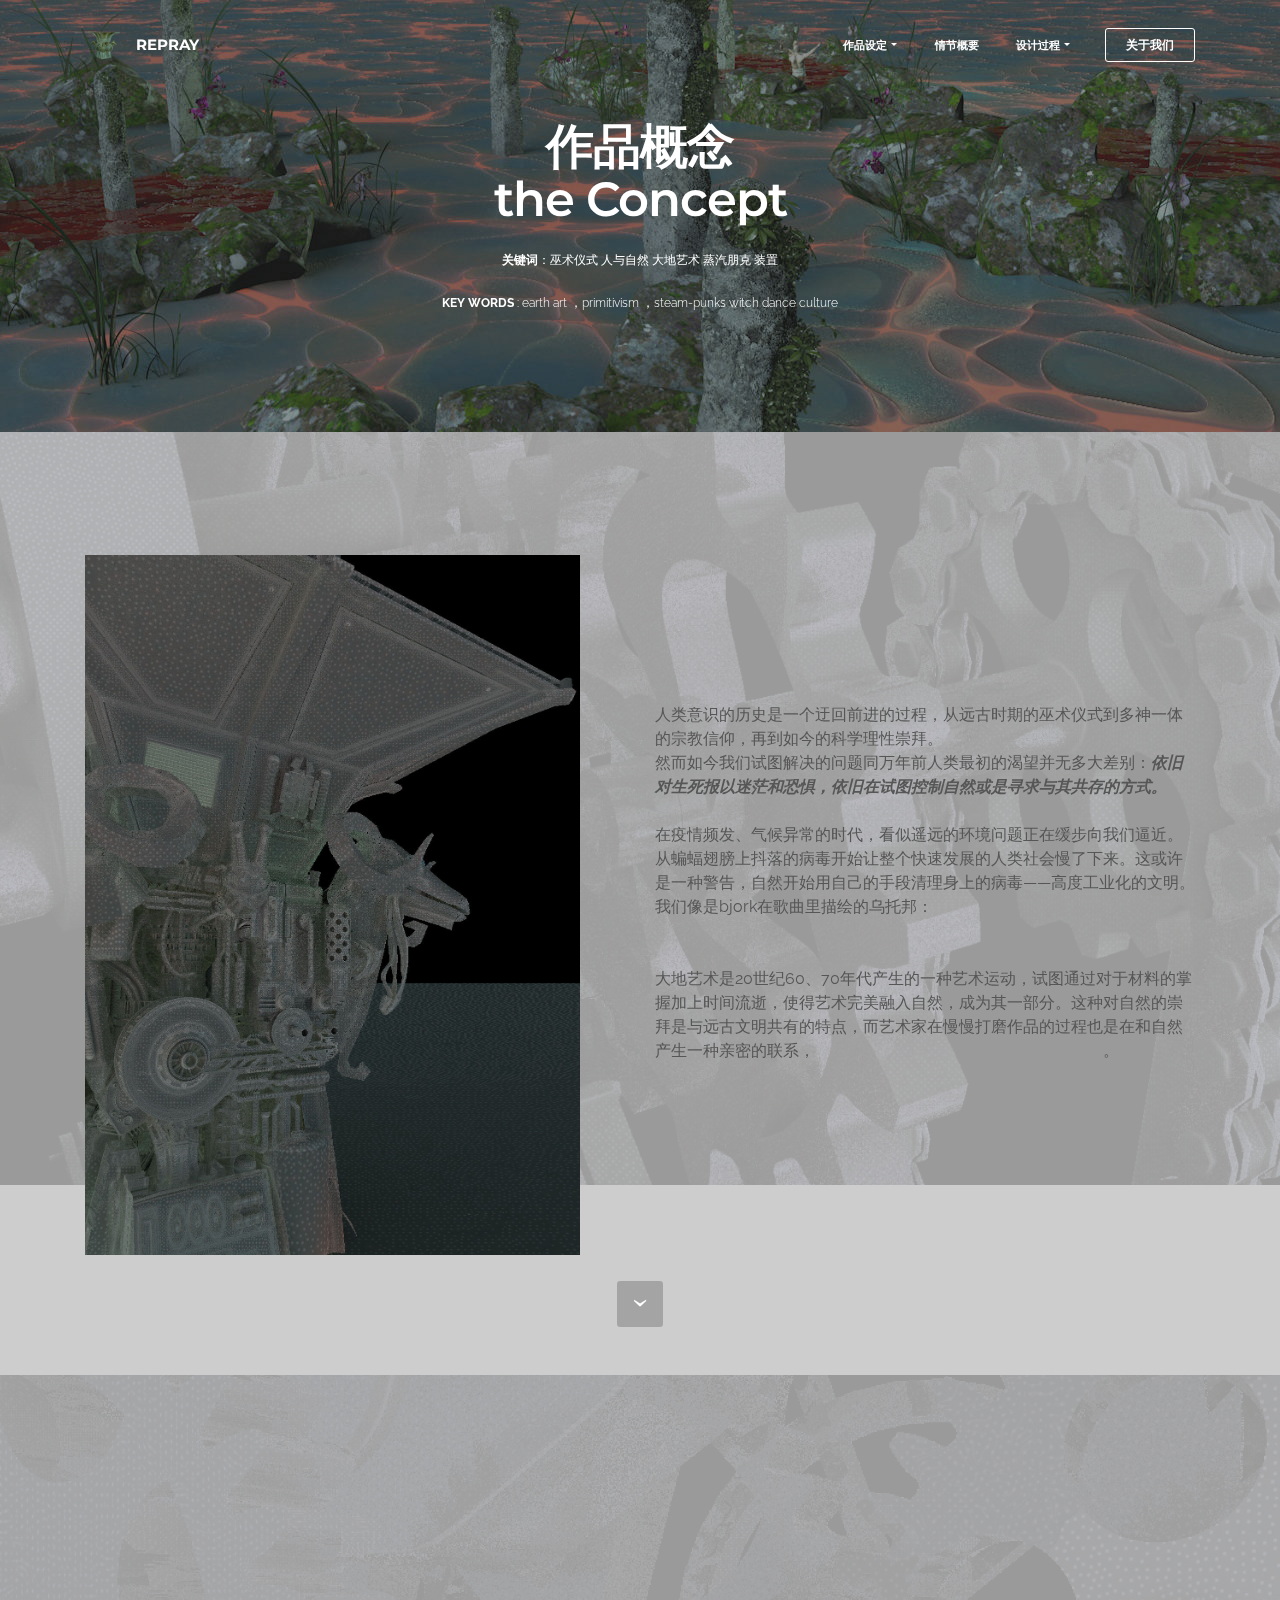
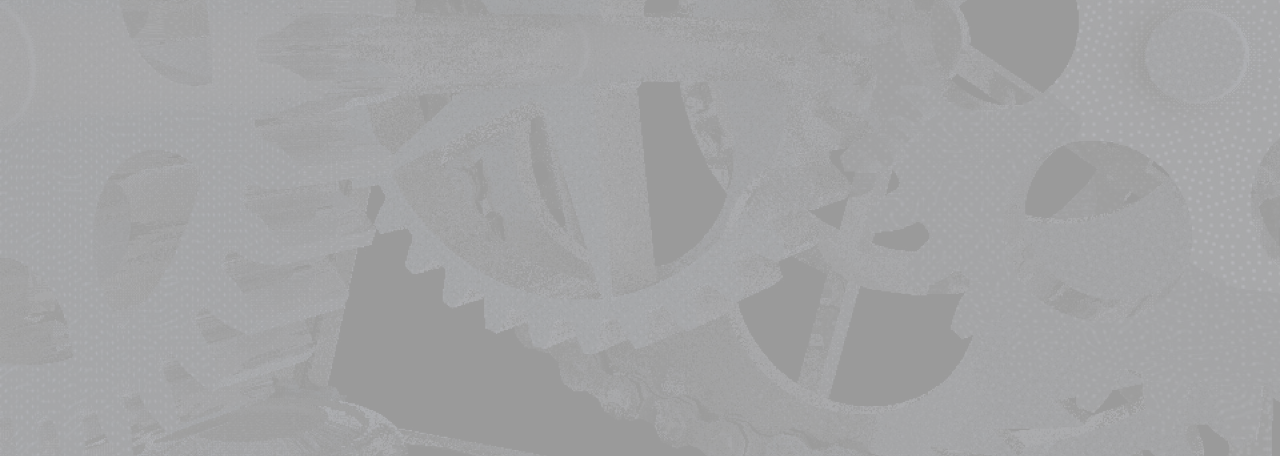
<file: page3.html>
<!DOCTYPE html>
<html  >
<head>
  <!-- Site made with Mobirise Website Builder v4.12.1, https://mobirise.com -->
  <meta charset="UTF-8">
  <meta http-equiv="X-UA-Compatible" content="IE=edge">
  <meta name="generator" content="Mobirise v4.12.1, mobirise.com">
  <meta name="viewport" content="width=device-width, initial-scale=1, minimum-scale=1">
  <link rel="shortcut icon" href="assets/images/111-98x128.png" type="image/x-icon">
  <meta name="description" content="Website Creator Description">
  
  <title>作品概念</title>
  <link rel="stylesheet" href="https://fonts.googleapis.com/css?family=Montserrat:400,700">
  <link rel="stylesheet" href="https://fonts.googleapis.com/css?family=Raleway:100,100i,200,200i,300,300i,400,400i,500,500i,600,600i,700,700i,800,800i,900,900i">
  <link rel="stylesheet" href="https://fonts.googleapis.com/css?family=Lora:400,700,400italic,700italic&subset=latin">
  <link rel="stylesheet" href="assets/tether/tether.min.css">
  <link rel="stylesheet" href="assets/bootstrap/css/bootstrap.min.css">
  <link rel="stylesheet" href="assets/dropdown/css/style.css">
  <link rel="stylesheet" href="assets/animatecss/animate.min.css">
  <link rel="stylesheet" href="assets/theme/css/style.css">
  <link rel="preload" as="style" href="assets/mobirise/css/mbr-additional.css"><link rel="stylesheet" href="assets/mobirise/css/mbr-additional.css" type="text/css">
  
  
  
</head>
<body>
  <section id="ext_menu-j" data-rv-view="129">

    <nav class="navbar navbar-dropdown transparent bg-color">
        <div class="container">

            <div class="mbr-table">
                <div class="mbr-table-cell">

                    <div class="navbar-brand">
                        <a href="index.html" class="navbar-logo"><img src="assets/images/111-98x128.png" alt="Mobirise"></a>
                        <a class="navbar-caption" href="index.html">REPRAY</a>
                    </div>

                </div>
                <div class="mbr-table-cell">

                    <button class="navbar-toggler pull-xs-right hidden-md-up" type="button" data-toggle="collapse" data-target="#exCollapsingNavbar">
                        <div class="hamburger-icon"></div>
                    </button>

                    <ul class="nav-dropdown collapse pull-xs-right nav navbar-nav navbar-toggleable-sm" id="exCollapsingNavbar"><li class="nav-item dropdown"><a class="nav-link link dropdown-toggle" href="https://mobirise.com/" data-toggle="dropdown-submenu" aria-expanded="false">作品设定</a><div class="dropdown-menu"><a class="dropdown-item" href="page1.html">灵感来源</a><a class="dropdown-item" href="page3.html" aria-expanded="false">作品概念</a><a class="dropdown-item" href="https://mobirise.com/" aria-expanded="false"></a></div></li><li class="nav-item"><a class="nav-link link" href="page7.html">情节概要</a></li><li class="nav-item dropdown"><a class="nav-link link dropdown-toggle" href="https://mobirise.com/" data-toggle="dropdown-submenu" aria-expanded="false">设计过程</a><div class="dropdown-menu"><a class="dropdown-item" href="page4.html" aria-expanded="false">人物造型</a><a class="dropdown-item" href="page2.html" aria-expanded="false">装置设计</a><a class="dropdown-item" href="page5.html" aria-expanded="false">最终呈现</a></div></li><li class="nav-item nav-btn"><a class="nav-link btn btn-white btn-white-outline" href="page6.html">关于我们</a></li></ul>
                    <button hidden="" class="navbar-toggler navbar-close" type="button" data-toggle="collapse" data-target="#exCollapsingNavbar">
                        <div class="close-icon"></div>
                    </button>

                </div>
            </div>

        </div>
    </nav>

</section>

<section class="engine"><a href="https://mobirise.info/w">html5 templates</a></section><section class="mbr-section article mbr-after-navbar" id="msg-box8-k" data-rv-view="131" style="background-image: url(assets/images/32-1280x720.jpg); padding-top: 120px; padding-bottom: 120px;">

    <div class="mbr-overlay" style="opacity: 0.5; background-color: rgb(34, 34, 34);">
    </div>
    <div class="container">
        <div class="row">
            <div class="col-md-8 col-md-offset-2 text-xs-center">
                <h3 class="mbr-section-title display-2"><div>作品概念</div><div>the Concept</div></h3>
                <div class="lead"><p><strong>关键词</strong>：巫术仪式 人与自然 大地艺术 蒸汽朋克 装置</p><p><strong>KEY WORDS</strong> : earth art ，primitivism ，steam-punks witch dance culture</p></div>
                
            </div>
        </div>
    </div>

</section>

<section class="mbr-section mbr-section-hero mbr-section-full header2 mbr-parallax-background" id="header6-l" data-rv-view="134" style="background-image: url(assets/images/77777-2000x1055.jpg);">

    <div class="mbr-overlay" style="opacity: 0.8; background-color: rgb(193, 193, 193);">
    </div>

    <div class="mbr-table mbr-table-full">
        <div class="mbr-table-cell">

            <div class="container">
                <div class="mbr-section row">
                    <div class="mbr-table-md-up">
                        
                        <div class="mbr-table-cell mbr-right-padding-md-up mbr-valign-top col-md-7 image-size" style="width: 50%;">
                            <div class="mbr-figure"><img src="assets/images/zyf4-1157x1637.jpg"></div>
                        </div>
                        <div class="mbr-table-cell col-md-5 text-xs-center text-md-left content-size">

                            

                            <div class="mbr-section-text">
                                <p>人类意识的历史是一个迂回前进的过程，从远古时期的巫术仪式到多神一体的宗教信仰，再到如今的科学理性崇拜。<br>然而如今我们试图解决的问题同万年前人类最初的渴望并无多大差别：<strong><em>依旧对生死报以迷茫和恐惧，依旧在试图控制自然或是寻求与其共存的方式。</em></strong><br><br>在疫情频发、气候异常的时代，看似遥远的环境问题正在缓步向我们逼近。从蝙蝠翅膀上抖落的病毒开始让整个快速发展的人类社会慢了下来。这或许是一种警告，自然开始用自己的手段清理身上的病毒——高度工业化的文明。我们像是bjork在歌曲里描绘的乌托邦：<strong><em>梦幻绮丽的表皮之下是瘴气肆虐病毒涌动的危险世界。</em></strong><br><br>大地艺术是20世纪60、70年代产生的一种艺术运动，试图通过对于材料的掌握加上时间流逝，使得艺术完美融入自然，成为其一部分。这种对自然的崇拜是与远古文明共有的特点，而艺术家在慢慢打磨作品的过程也是在和自然产生一种亲密的联系，<strong><em>这种形式宛若万年前古人的神秘巫术仪式</em></strong>。<strong><br></strong><br></p>
                            </div>

                            

                        </div>

                        
                        

                    </div>
                </div>
            </div>

        </div>
    </div>

    <div class="mbr-arrow mbr-arrow-floating hidden-sm-down" aria-hidden="true"><a href="#msg-box7-m"><i class="mbr-arrow-icon"></i></a></div>

</section>

<section class="mbr-section" id="msg-box7-m" data-rv-view="137" style="background-image: url(assets/images/2-1920x1080.jpg); padding-top: 200px; padding-bottom: 200px;">

    <div class="mbr-overlay" style="opacity: 0.8; background-color: rgb(193, 193, 193);">
    </div>
    <div class="container">
        <div class="row">
            <div class="mbr-table-md-up">

              

              <div class="mbr-table-cell col-md-5 text-xs-center text-md-right content-size">
                  
                  <div class="lead">

                    <p><strong><em>我们试图将大地艺术数字化，将巫术仪式肢体化，以展演的形式思考与自然的关系。我们从崇拜自然，到征服自然，被自然征服，再到和谐共处。</em></strong>这种从人类诞生开始就在持续的关系瞬息万变，今后也会随着时间继续改变。“当人类面对自然的时候，似乎会有相似的创作冲动。”我们能做的或许就是让身体融入到自然中，当一切化为乌有时，体内才开始慢慢呈现出最初的样貌。</p>

                  </div>

                  
              </div>


              


              <div class="mbr-table-cell mbr-left-padding-md-up mbr-valign-top col-md-7 image-size" style="width: 50%;">
                  <div class="mbr-figure"><img src="assets/images/untitledc4888d-1280x720.jpg"></div>
              </div>

            </div>
        </div>
    </div>

</section>


  <script src="assets/web/assets/jquery/jquery.min.js"></script>
  <script src="assets/tether/tether.min.js"></script>
  <script src="assets/bootstrap/js/bootstrap.min.js"></script>
  <script src="assets/jarallax/jarallax.js"></script>
  <script src="assets/smooth-scroll/smooth-scroll.js"></script>
  <script src="assets/dropdown/js/script.min.js"></script>
  <script src="assets/touch-swipe/jquery.touch-swipe.min.js"></script>
  <script src="assets/viewport-checker/jquery.viewportchecker.js"></script>
  <script src="assets/theme/js/script.js"></script>
  
  
  <input name="animation" type="hidden">
  </body>
</html>
</file>
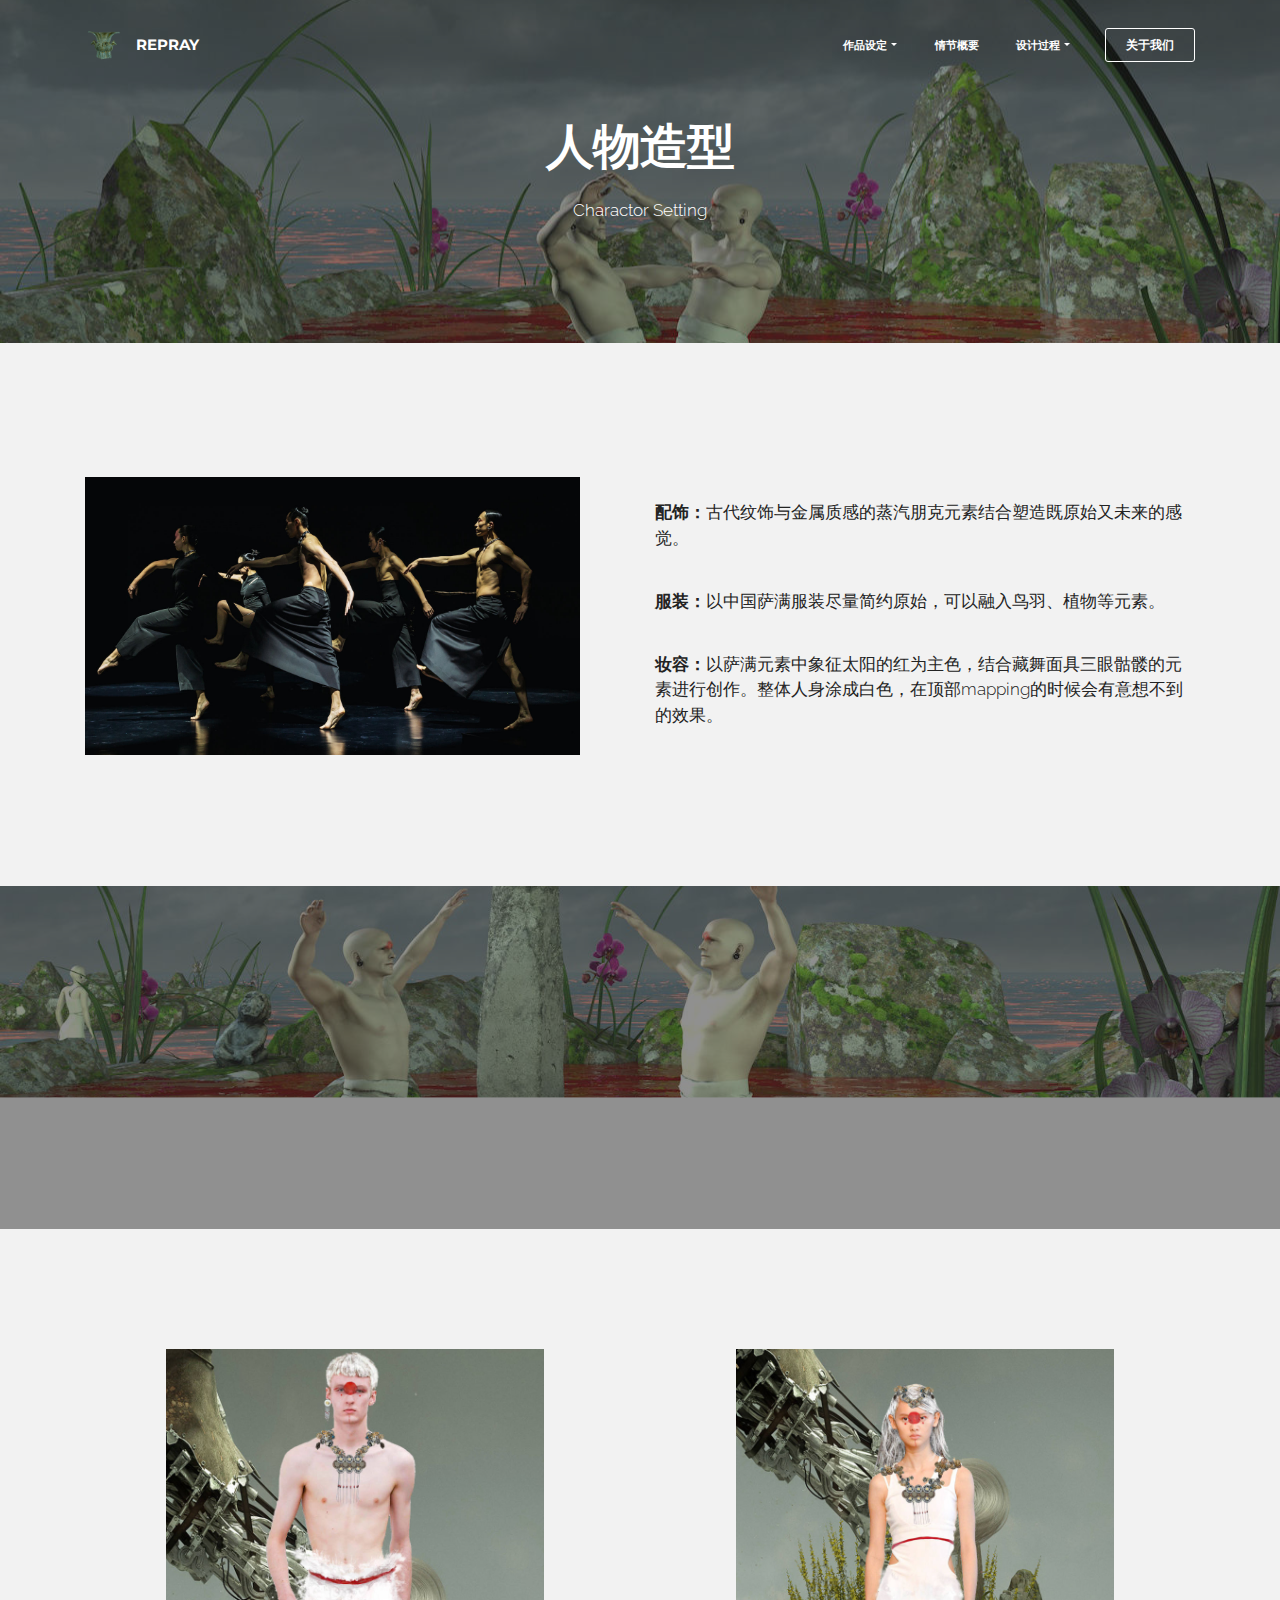
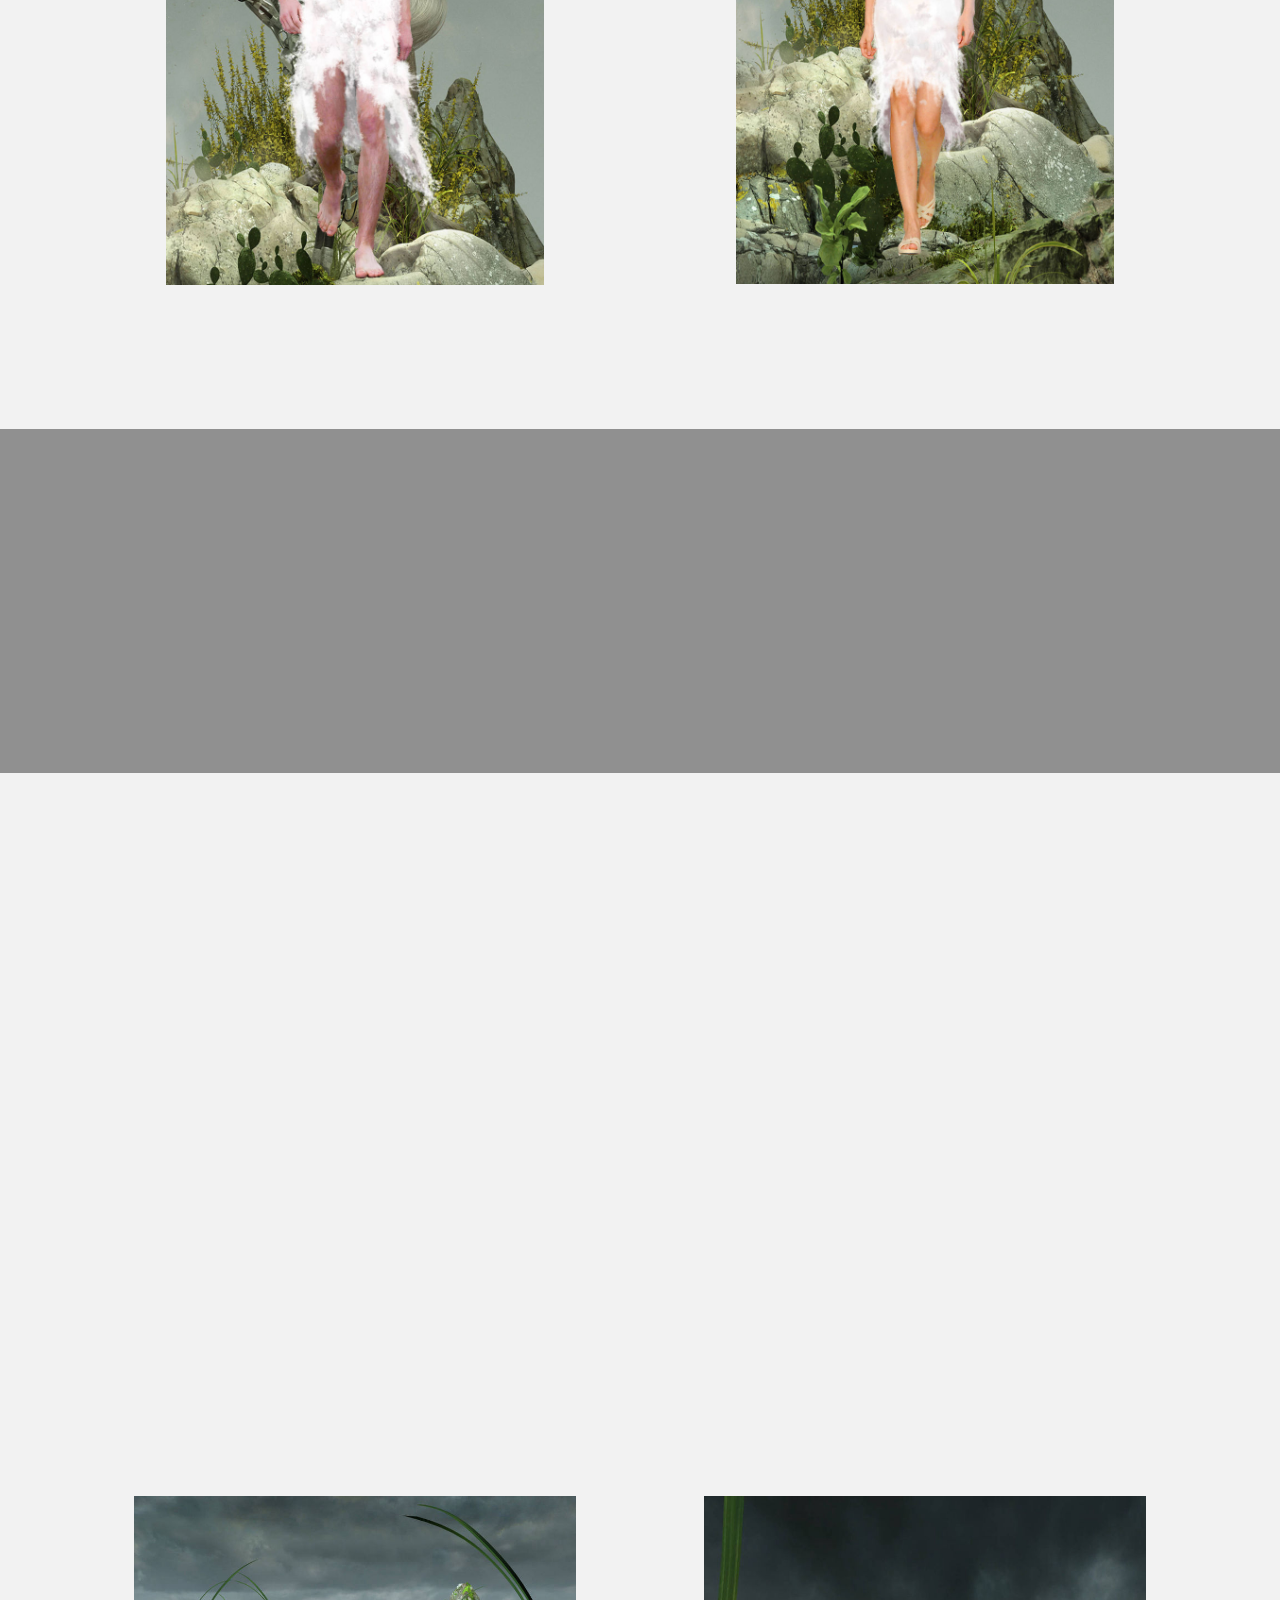
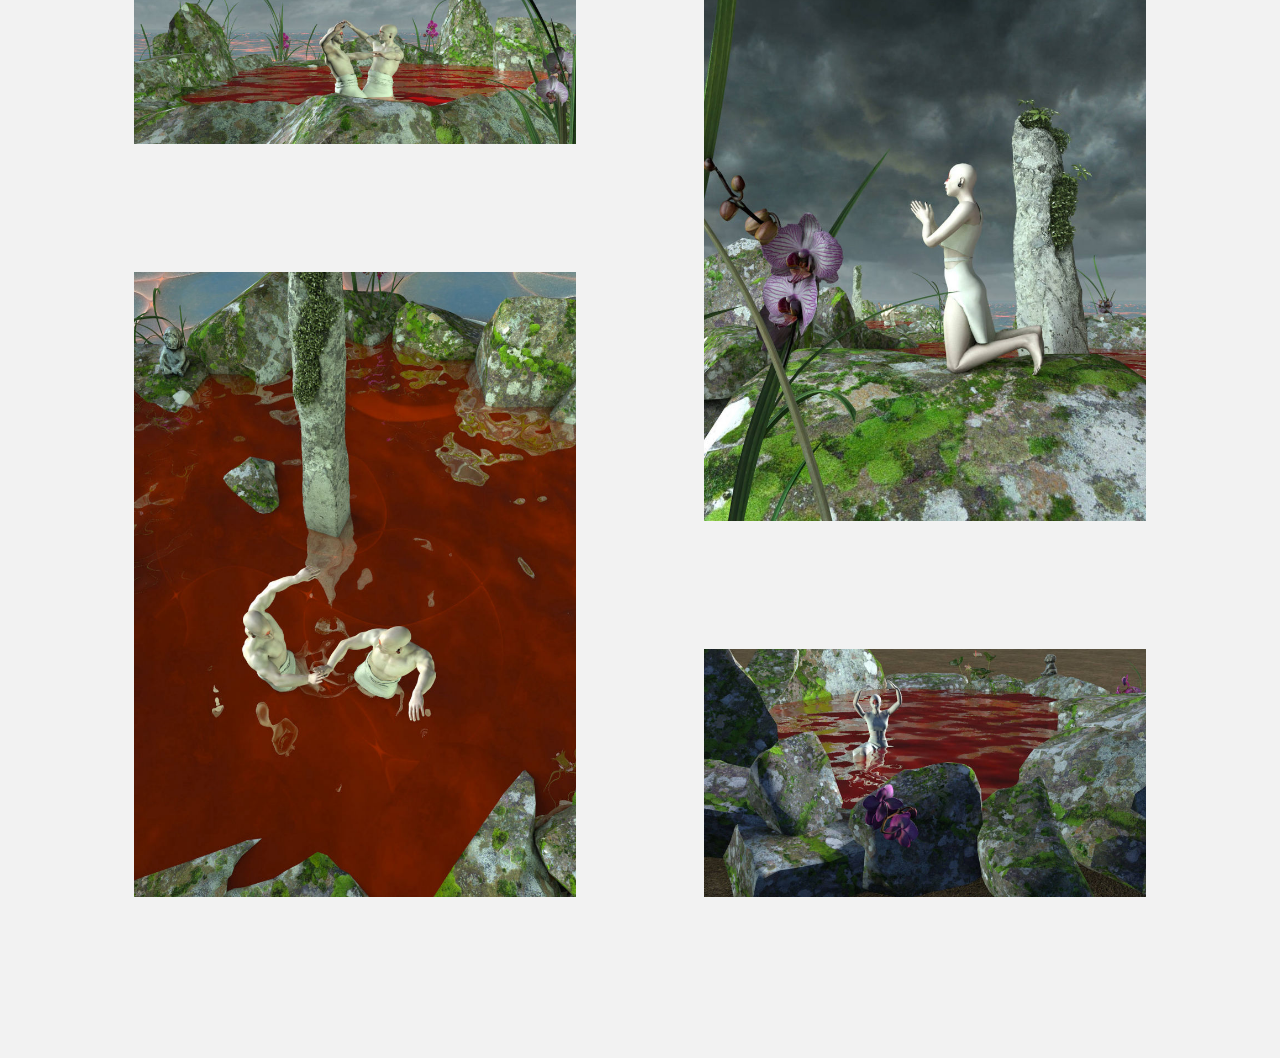
<file: page4.html>
<!DOCTYPE html>
<html  >
<head>
  <!-- Site made with Mobirise Website Builder v4.12.1, https://mobirise.com -->
  <meta charset="UTF-8">
  <meta http-equiv="X-UA-Compatible" content="IE=edge">
  <meta name="generator" content="Mobirise v4.12.1, mobirise.com">
  <meta name="viewport" content="width=device-width, initial-scale=1, minimum-scale=1">
  <link rel="shortcut icon" href="assets/images/111-98x128.png" type="image/x-icon">
  <meta name="description" content="Web Generator Description">
  
  <title>人物造型</title>
  <link rel="stylesheet" href="assets/et-line-font-plugin/style.css">
  <link rel="stylesheet" href="https://fonts.googleapis.com/css?family=Montserrat:400,700">
  <link rel="stylesheet" href="https://fonts.googleapis.com/css?family=Raleway:100,100i,200,200i,300,300i,400,400i,500,500i,600,600i,700,700i,800,800i,900,900i">
  <link rel="stylesheet" href="https://fonts.googleapis.com/css?family=Lora:400,700,400italic,700italic&subset=latin">
  <link rel="stylesheet" href="assets/tether/tether.min.css">
  <link rel="stylesheet" href="assets/bootstrap/css/bootstrap.min.css">
  <link rel="stylesheet" href="assets/dropdown/css/style.css">
  <link rel="stylesheet" href="assets/animatecss/animate.min.css">
  <link rel="stylesheet" href="assets/theme/css/style.css">
  <link rel="stylesheet" href="assets/mobirise-gallery/style.css">
  <link rel="preload" as="style" href="assets/mobirise/css/mbr-additional.css"><link rel="stylesheet" href="assets/mobirise/css/mbr-additional.css" type="text/css">
  
  
  
</head>
<body>
  <section id="ext_menu-n" data-rv-view="140">

    <nav class="navbar navbar-dropdown transparent bg-color">
        <div class="container">

            <div class="mbr-table">
                <div class="mbr-table-cell">

                    <div class="navbar-brand">
                        <a href="index.html" class="navbar-logo"><img src="assets/images/111-98x128.png" alt="Mobirise"></a>
                        <a class="navbar-caption" href="index.html">REPRAY</a>
                    </div>

                </div>
                <div class="mbr-table-cell">

                    <button class="navbar-toggler pull-xs-right hidden-md-up" type="button" data-toggle="collapse" data-target="#exCollapsingNavbar">
                        <div class="hamburger-icon"></div>
                    </button>

                    <ul class="nav-dropdown collapse pull-xs-right nav navbar-nav navbar-toggleable-sm" id="exCollapsingNavbar"><li class="nav-item dropdown"><a class="nav-link link dropdown-toggle" href="https://mobirise.com/" data-toggle="dropdown-submenu" aria-expanded="false">作品设定</a><div class="dropdown-menu"><a class="dropdown-item" href="page1.html">灵感来源</a><a class="dropdown-item" href="page3.html" aria-expanded="false">作品概念</a><a class="dropdown-item" href="https://mobirise.com/" aria-expanded="false"></a></div></li><li class="nav-item"><a class="nav-link link" href="page7.html">情节概要</a></li><li class="nav-item dropdown"><a class="nav-link link dropdown-toggle" href="https://mobirise.com/" data-toggle="dropdown-submenu" aria-expanded="false">设计过程</a><div class="dropdown-menu"><a class="dropdown-item" href="page4.html" aria-expanded="false">人物造型</a><a class="dropdown-item" href="page2.html" aria-expanded="false">装置设计</a><a class="dropdown-item" href="page5.html" aria-expanded="false">最终呈现</a></div></li><li class="nav-item nav-btn"><a class="nav-link btn btn-white btn-white-outline" href="page6.html">关于我们</a></li></ul>
                    <button hidden="" class="navbar-toggler navbar-close" type="button" data-toggle="collapse" data-target="#exCollapsingNavbar">
                        <div class="close-icon"></div>
                    </button>

                </div>
            </div>

        </div>
    </nav>

</section>

<section class="engine"><a href="https://mobirise.info/c">free website builder</a></section><section class="mbr-section article mbr-after-navbar" id="msg-box8-o" data-rv-view="142" style="background-image: url(assets/images/2-1280x72057.jpg); padding-top: 120px; padding-bottom: 120px;">

    <div class="mbr-overlay" style="opacity: 0.5; background-color: rgb(34, 34, 34);">
    </div>
    <div class="container">
        <div class="row">
            <div class="col-md-8 col-md-offset-2 text-xs-center">
                <h3 class="mbr-section-title display-2">人物造型</h3>
                <div class="lead"><p>Charactor Setting</p></div>
                
            </div>
        </div>
    </div>

</section>

<section class="mbr-section" id="msg-box4-2a" data-rv-view="145" style="background-color: rgb(242, 242, 242); padding-top: 120px; padding-bottom: 120px;">

    
    <div class="container">
        <div class="row">
            <div class="mbr-table-md-up">

              <div class="mbr-table-cell mbr-right-padding-md-up mbr-valign-top col-md-7 image-size" style="width: 50%;">
                  <div class="mbr-figure"><img src="assets/images/img-3944-1400x788.jpg"></div>
              </div>

              


              <div class="mbr-table-cell col-md-5 text-xs-center text-md-left content-size">
                  
                  <div class="lead">

                    <p></p><p><strong>配饰：</strong>古代纹饰与金属质感的蒸汽朋克元素结合塑造既原始又未来的感觉。</p><p><span style="font-size: 1.07rem;"><strong>服装：</strong>以中国萨满服装尽量简约原始，可以融入鸟羽、植物等元素。</span></p><strong>妆容：</strong>以萨满元素中象征太阳的红为主色，结合藏舞面具三眼骷髅的元素进行创作。整体人身涂成白色，在顶部mapping的时候会有意想不到的效果。<p></p>

                  </div>

                  
              </div>


              

            </div>
        </div>
    </div>

</section>

<section class="mbr-section article mbr-parallax-background" id="msg-box8-2b" data-rv-view="148" style="background-image: url(assets/images/82-1637x1157.jpg); padding-top: 120px; padding-bottom: 120px;">

    <div class="mbr-overlay" style="opacity: 0.5; background-color: rgb(34, 34, 34);">
    </div>
    <div class="container">
        <div class="row">
            <div class="col-md-8 col-md-offset-2 text-xs-center">
                <h3 class="mbr-section-title display-2">服装效果图</h3>
                <div class="lead"><p>&nbsp;Effect Drawing</p></div>
                
            </div>
        </div>
    </div>

</section>

<section class="mbr-gallery mbr-section mbr-section-nopadding mbr-slider-carousel" data-filter="false" id="gallery2-28" data-rv-view="151" style="background-color: rgb(242, 242, 242); padding-top: 1.5rem; padding-bottom: 3rem;">
    <!-- Filter -->
    

    <!-- Gallery -->
    <div class="mbr-gallery-row container">
        <div class=" mbr-gallery-layout-default">
            <div>
                <div>
                    <div class="mbr-gallery-item mbr-gallery-item__mobirise3 mbr-gallery-item--p6" data-video-url="false" data-tags="Responsive">
                        <div href="#lb-gallery2-28" data-slide-to="0" data-toggle="modal">
                            
                            

                            <img src="assets/images/1200x1702-800x1135.jpg" alt="" title="">
                            
                            <span class="icon-focus"></span>
                            
                        </div>
                    </div><div class="mbr-gallery-item mbr-gallery-item__mobirise3 mbr-gallery-item--p6" data-video-url="false" data-tags="Animated">
                        <div href="#lb-gallery2-28" data-slide-to="1" data-toggle="modal">
                            
                            

                            <img src="assets/images/2000x2829-800x1132.jpg" alt="" title="">
                            
                            <span class="icon-focus"></span>
                            
                        </div>
                    </div>
                </div>
            </div>
            <div class="clearfix"></div>
        </div>
    </div>

    <!-- Lightbox -->
    <div data-app-prevent-settings="" class="mbr-slider modal fade carousel slide" tabindex="-1" data-keyboard="true" data-interval="false" id="lb-gallery2-28">
        <div class="modal-dialog">
            <div class="modal-content">
                <div class="modal-body">
                    <ol class="carousel-indicators">
                        <li data-app-prevent-settings="" data-target="#lb-gallery2-28" data-slide-to="0"></li><li data-app-prevent-settings="" data-target="#lb-gallery2-28" class=" active" data-slide-to="1"></li>
                    </ol>
                    <div class="carousel-inner">
                        <div class="carousel-item">
                            <img src="assets/images/-1200x1702.jpg" alt="" title="">
                        </div><div class="carousel-item active">
                            <img src="assets/images/-2000x2829.jpg" alt="" title="">
                        </div>
                    </div>
                    <a class="left carousel-control" role="button" data-slide="prev" href="#lb-gallery2-28">
                        <span class="icon-prev" aria-hidden="true"></span>
                        <span class="sr-only">Previous</span>
                    </a>
                    <a class="right carousel-control" role="button" data-slide="next" href="#lb-gallery2-28">
                        <span class="icon-next" aria-hidden="true"></span>
                        <span class="sr-only">Next</span>
                    </a>

                    <a class="close" href="#" role="button" data-dismiss="modal">
                        <span aria-hidden="true">×</span>
                        <span class="sr-only">Close</span>
                    </a>
                </div>
            </div>
        </div>
    </div>
</section>

<section class="mbr-section article mbr-parallax-background" id="msg-box8-2c" data-rv-view="162" style="background-image: url(assets/images/22-1280x720.jpg); padding-top: 120px; padding-bottom: 120px;">

    <div class="mbr-overlay" style="opacity: 0.5; background-color: rgb(34, 34, 34);">
    </div>
    <div class="container">
        <div class="row">
            <div class="col-md-8 col-md-offset-2 text-xs-center">
                <h3 class="mbr-section-title display-2">最终建模</h3>
                <div class="lead"><p>Final Charactor</p></div>
                
            </div>
        </div>
    </div>

</section>

<section class="mbr-section mbr-section__container" id="image2-29" data-rv-view="165" style="background-color: rgb(242, 242, 242); padding-top: 80px; padding-bottom: 0px;">
    <div class="container">
        <div class="row">
            <div class="col-xs-12">
                <figure class="mbr-figure">
                    <div><img src="assets/images/-1400x700.jpg"></div>

                    

                </figure>
            </div>
        </div>
    </div>
</section>

<section class="mbr-gallery mbr-section mbr-section-nopadding mbr-slider-carousel" data-filter="false" id="gallery2-2g" data-rv-view="167" style="background-color: rgb(242, 242, 242); padding-top: 1.5rem; padding-bottom: 6rem;">
    <!-- Filter -->
    

    <!-- Gallery -->
    <div class="mbr-gallery-row container">
        <div class=" mbr-gallery-layout-default">
            <div>
                <div>
                    <div class="mbr-gallery-item mbr-gallery-item__mobirise3 mbr-gallery-item--p4" data-video-url="false" data-tags="Awesome">
                        <div href="#lb-gallery2-2g" data-slide-to="0" data-toggle="modal">
                            
                            

                            <img src="assets/images/2-1280x720-800x450.jpg" alt="" title="">
                            
                            <span class="icon-focus"></span>
                            
                        </div>
                    </div><div class="mbr-gallery-item mbr-gallery-item__mobirise3 mbr-gallery-item--p4" data-video-url="false" data-tags="Awesome">
                        <div href="#lb-gallery2-2g" data-slide-to="1" data-toggle="modal">
                            
                            

                            <img src="assets/images/2-1157x1637-800x1132.jpg" alt="" title="">
                            
                            <span class="icon-focus"></span>
                            
                        </div>
                    </div><div class="mbr-gallery-item mbr-gallery-item__mobirise3 mbr-gallery-item--p4" data-video-url="false" data-tags="Responsive">
                        <div href="#lb-gallery2-2g" data-slide-to="2" data-toggle="modal">
                            
                            

                            <img src="assets/images/3-1157x1637-800x1132.jpg" alt="" title="">
                            
                            <span class="icon-focus"></span>
                            
                        </div>
                    </div><div class="mbr-gallery-item mbr-gallery-item__mobirise3 mbr-gallery-item--p4" data-video-url="false" data-tags="Creative">
                        <div href="#lb-gallery2-2g" data-slide-to="3" data-toggle="modal">
                            
                            

                            <img src="assets/images/3-1280x720-800x450.jpg" alt="" title="">
                            
                            <span class="icon-focus"></span>
                            
                        </div>
                    </div>
                </div>
            </div>
            <div class="clearfix"></div>
        </div>
    </div>

    <!-- Lightbox -->
    <div data-app-prevent-settings="" class="mbr-slider modal fade carousel slide" tabindex="-1" data-keyboard="true" data-interval="false" id="lb-gallery2-2g">
        <div class="modal-dialog">
            <div class="modal-content">
                <div class="modal-body">
                    <ol class="carousel-indicators">
                        <li data-app-prevent-settings="" data-target="#lb-gallery2-2g" data-slide-to="0"></li><li data-app-prevent-settings="" data-target="#lb-gallery2-2g" data-slide-to="1"></li><li data-app-prevent-settings="" data-target="#lb-gallery2-2g" data-slide-to="2"></li><li data-app-prevent-settings="" data-target="#lb-gallery2-2g" class=" active" data-slide-to="3"></li>
                    </ol>
                    <div class="carousel-inner">
                        <div class="carousel-item">
                            <img src="assets/images/2-1280x72057.jpg" alt="" title="">
                        </div><div class="carousel-item">
                            <img src="assets/images/2-1157x1637.jpg" alt="" title="">
                        </div><div class="carousel-item">
                            <img src="assets/images/3-1157x1637.jpg" alt="" title="">
                        </div><div class="carousel-item active">
                            <img src="assets/images/-3-1280x720.jpg" alt="" title="">
                        </div>
                    </div>
                    <a class="left carousel-control" role="button" data-slide="prev" href="#lb-gallery2-2g">
                        <span class="icon-prev" aria-hidden="true"></span>
                        <span class="sr-only">Previous</span>
                    </a>
                    <a class="right carousel-control" role="button" data-slide="next" href="#lb-gallery2-2g">
                        <span class="icon-next" aria-hidden="true"></span>
                        <span class="sr-only">Next</span>
                    </a>

                    <a class="close" href="#" role="button" data-dismiss="modal">
                        <span aria-hidden="true">×</span>
                        <span class="sr-only">Close</span>
                    </a>
                </div>
            </div>
        </div>
    </div>
</section>


  <script src="assets/web/assets/jquery/jquery.min.js"></script>
  <script src="assets/tether/tether.min.js"></script>
  <script src="assets/bootstrap/js/bootstrap.min.js"></script>
  <script src="assets/smooth-scroll/smooth-scroll.js"></script>
  <script src="assets/dropdown/js/script.min.js"></script>
  <script src="assets/touch-swipe/jquery.touch-swipe.min.js"></script>
  <script src="assets/bootstrap-carousel-swipe/bootstrap-carousel-swipe.js"></script>
  <script src="assets/jarallax/jarallax.js"></script>
  <script src="assets/masonry/masonry.pkgd.min.js"></script>
  <script src="assets/imagesloaded/imagesloaded.pkgd.min.js"></script>
  <script src="assets/viewport-checker/jquery.viewportchecker.js"></script>
  <script src="assets/theme/js/script.js"></script>
  <script src="assets/mobirise-gallery/player.min.js"></script>
  <script src="assets/mobirise-gallery/script.js"></script>
  
  
  <input name="animation" type="hidden">
  </body>
</html>
</file>
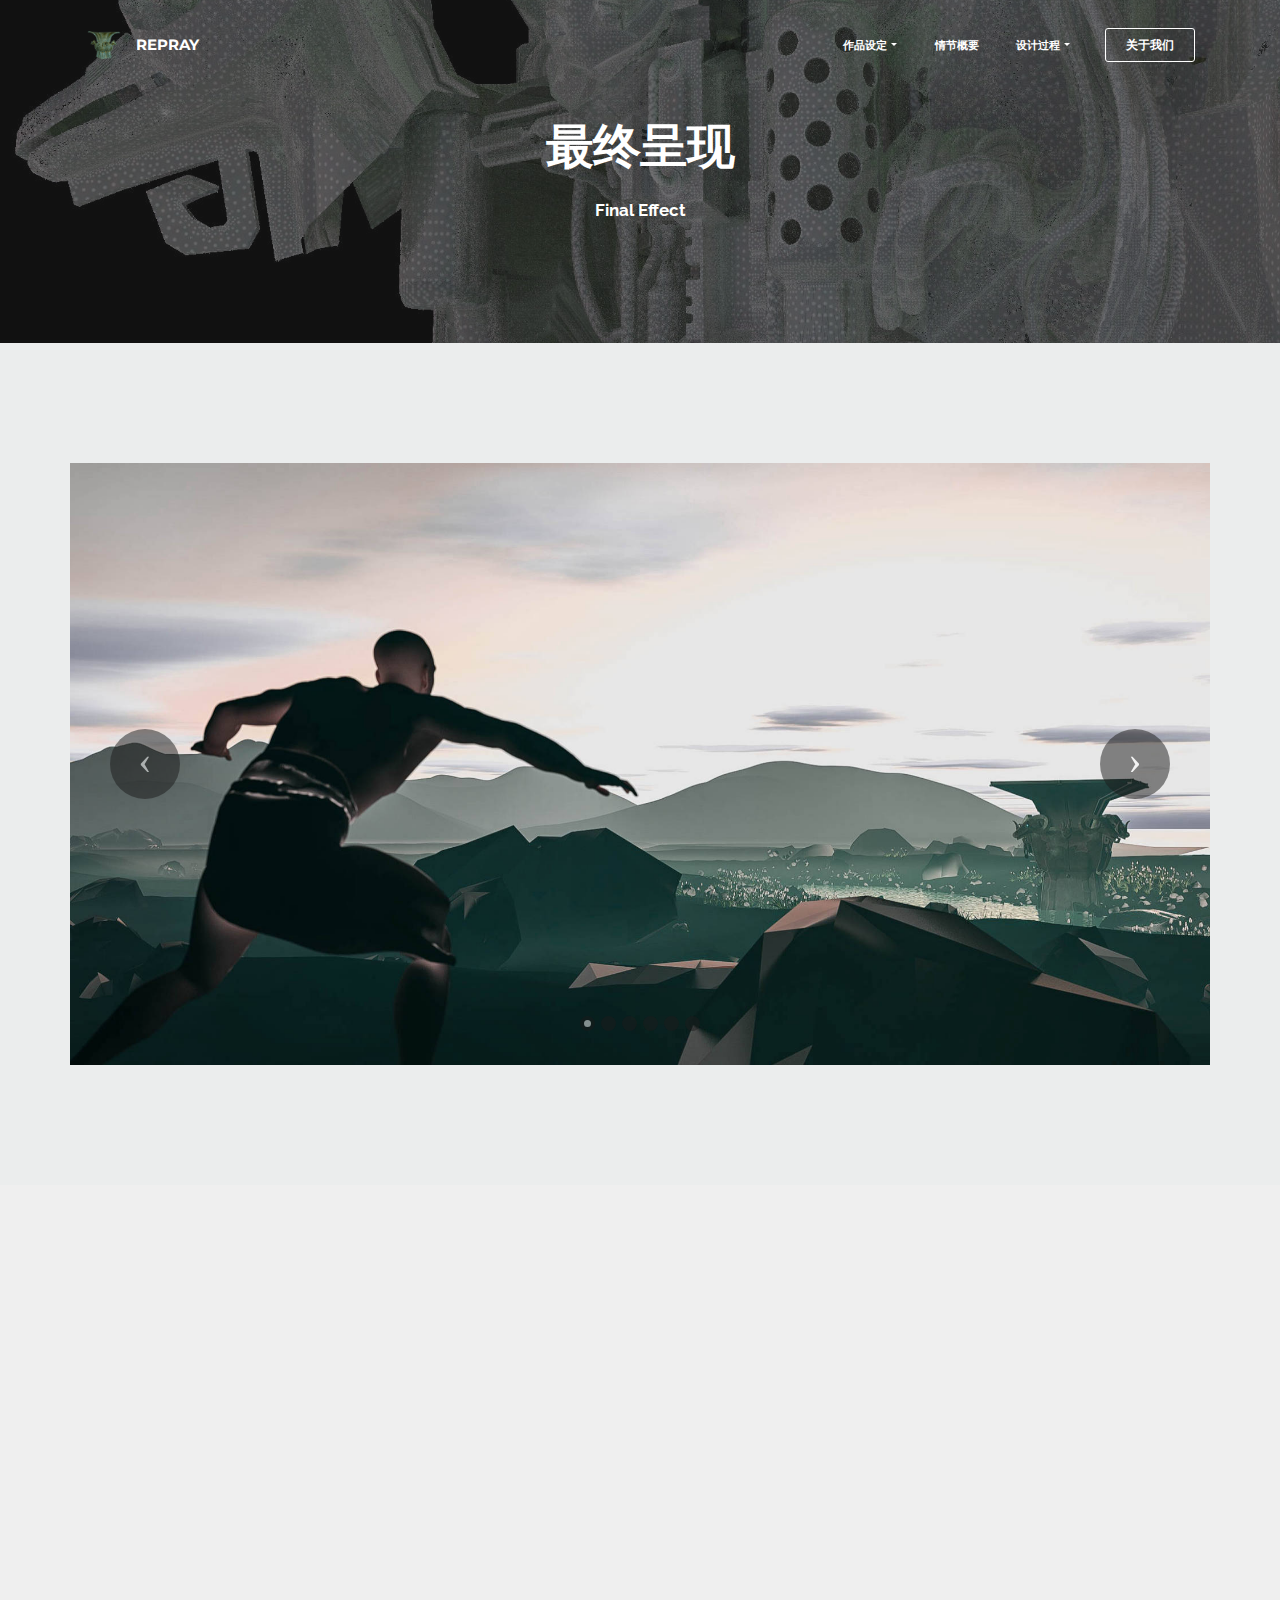
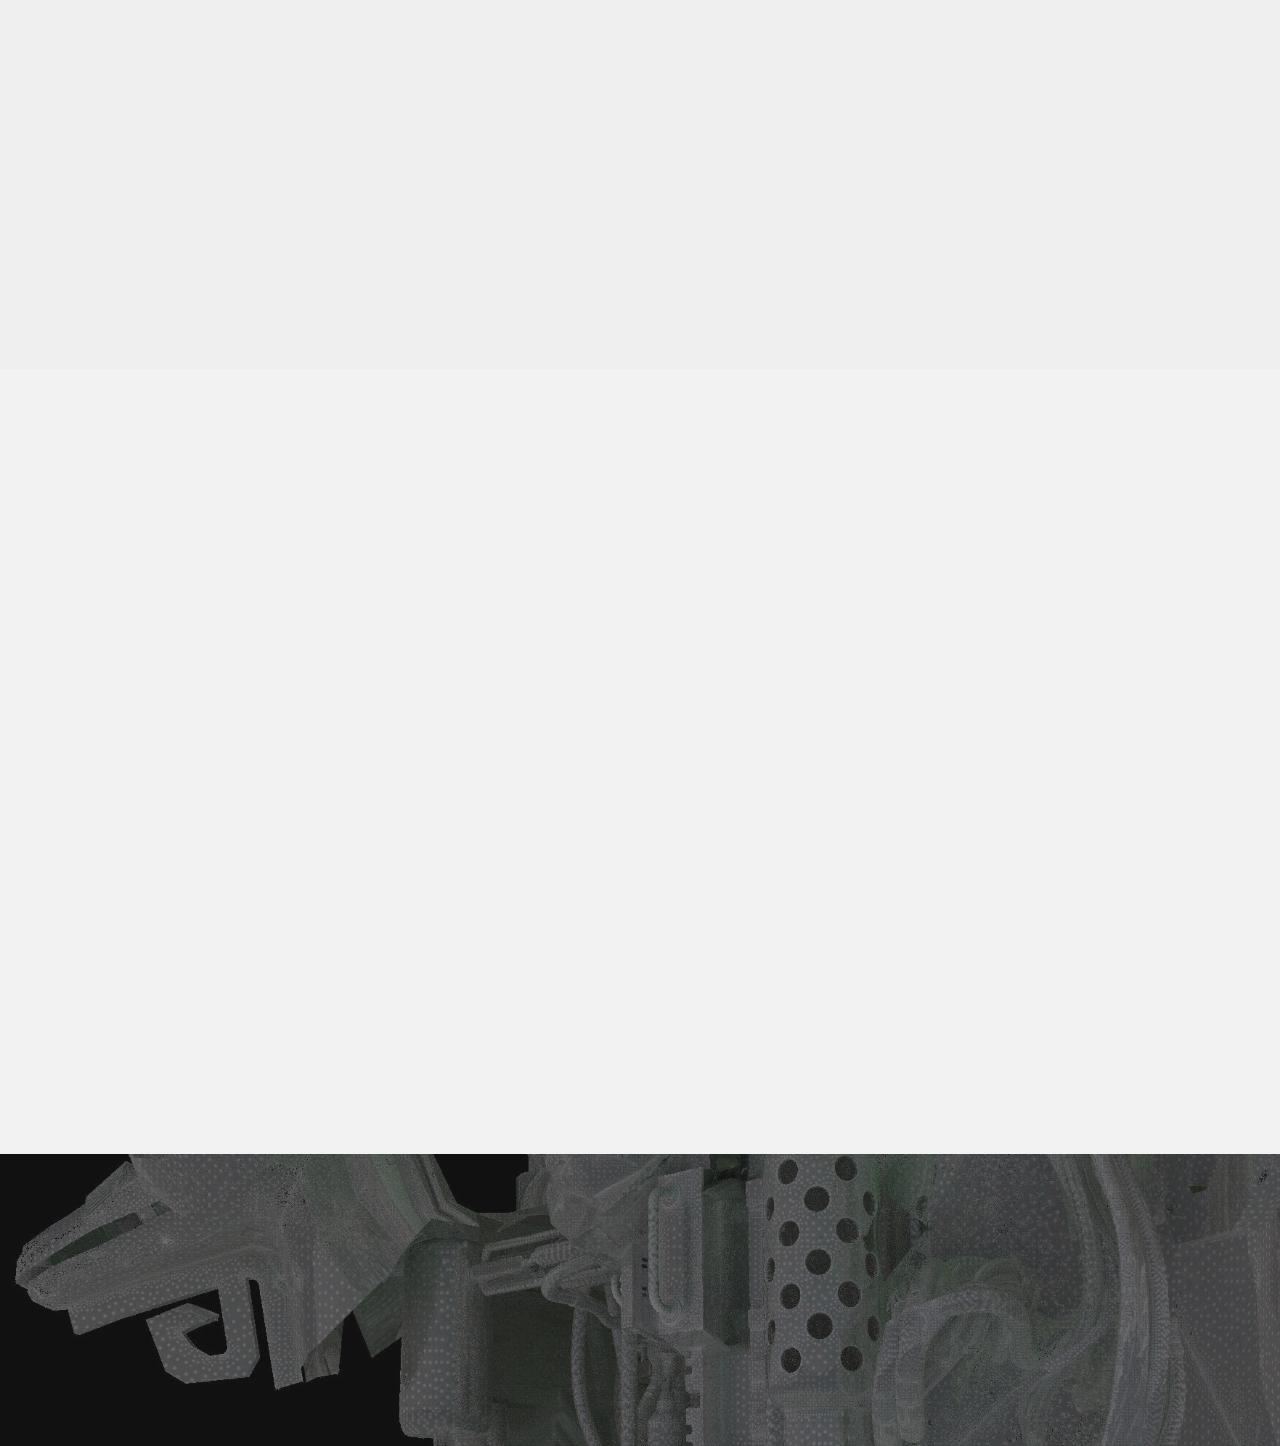
<file: page5.html>
<!DOCTYPE html>
<html  >
<head>
  <!-- Site made with Mobirise Website Builder v4.12.1, https://mobirise.com -->
  <meta charset="UTF-8">
  <meta http-equiv="X-UA-Compatible" content="IE=edge">
  <meta name="generator" content="Mobirise v4.12.1, mobirise.com">
  <meta name="viewport" content="width=device-width, initial-scale=1, minimum-scale=1">
  <link rel="shortcut icon" href="assets/images/111-98x128.png" type="image/x-icon">
  <meta name="description" content="Website Builder Description">
  
  <title>最终呈现</title>
  <link rel="stylesheet" href="https://fonts.googleapis.com/css?family=Montserrat:400,700">
  <link rel="stylesheet" href="https://fonts.googleapis.com/css?family=Raleway:100,100i,200,200i,300,300i,400,400i,500,500i,600,600i,700,700i,800,800i,900,900i">
  <link rel="stylesheet" href="https://fonts.googleapis.com/css?family=Lora:400,700,400italic,700italic&subset=latin">
  <link rel="stylesheet" href="assets/tether/tether.min.css">
  <link rel="stylesheet" href="assets/bootstrap/css/bootstrap.min.css">
  <link rel="stylesheet" href="assets/dropdown/css/style.css">
  <link rel="stylesheet" href="assets/animatecss/animate.min.css">
  <link rel="stylesheet" href="assets/theme/css/style.css">
  <link rel="preload" as="style" href="assets/mobirise/css/mbr-additional.css"><link rel="stylesheet" href="assets/mobirise/css/mbr-additional.css" type="text/css">
  
  
  
</head>
<body>
  <section id="ext_menu-s" data-rv-view="403">

    <nav class="navbar navbar-dropdown transparent bg-color">
        <div class="container">

            <div class="mbr-table">
                <div class="mbr-table-cell">

                    <div class="navbar-brand">
                        <a href="index.html" class="navbar-logo"><img src="assets/images/111-98x128.png" alt="Mobirise"></a>
                        <a class="navbar-caption" href="index.html">REPRAY</a>
                    </div>

                </div>
                <div class="mbr-table-cell">

                    <button class="navbar-toggler pull-xs-right hidden-md-up" type="button" data-toggle="collapse" data-target="#exCollapsingNavbar">
                        <div class="hamburger-icon"></div>
                    </button>

                    <ul class="nav-dropdown collapse pull-xs-right nav navbar-nav navbar-toggleable-sm" id="exCollapsingNavbar"><li class="nav-item dropdown"><a class="nav-link link dropdown-toggle" href="https://mobirise.com/" data-toggle="dropdown-submenu" aria-expanded="false">作品设定</a><div class="dropdown-menu"><a class="dropdown-item" href="page1.html">灵感来源</a><a class="dropdown-item" href="page3.html" aria-expanded="false">作品概念</a><a class="dropdown-item" href="https://mobirise.com/" aria-expanded="false"></a></div></li><li class="nav-item"><a class="nav-link link" href="page7.html">情节概要</a></li><li class="nav-item dropdown"><a class="nav-link link dropdown-toggle" href="https://mobirise.com/" data-toggle="dropdown-submenu" aria-expanded="false">设计过程</a><div class="dropdown-menu"><a class="dropdown-item" href="page4.html" aria-expanded="false">人物造型</a><a class="dropdown-item" href="page2.html" aria-expanded="false">装置设计</a><a class="dropdown-item" href="page5.html" aria-expanded="false">最终呈现</a></div></li><li class="nav-item nav-btn"><a class="nav-link btn btn-white btn-white-outline" href="page6.html">关于我们</a></li></ul>
                    <button hidden="" class="navbar-toggler navbar-close" type="button" data-toggle="collapse" data-target="#exCollapsingNavbar">
                        <div class="close-icon"></div>
                    </button>

                </div>
            </div>

        </div>
    </nav>

</section>

<section class="engine"><a href="https://mobirise.info/l">free web templates</a></section><section class="mbr-section article mbr-after-navbar" id="msg-box8-t" data-rv-view="405" style="background-image: url(assets/images/-1763x1157.jpg); padding-top: 120px; padding-bottom: 120px;">

    <div class="mbr-overlay" style="opacity: 0.5; background-color: rgb(34, 34, 34);">
    </div>
    <div class="container">
        <div class="row">
            <div class="col-md-8 col-md-offset-2 text-xs-center">
                <h3 class="mbr-section-title display-2">最终呈现</h3>
                <div class="lead"><p><strong>Final Effect</strong></p></div>
                
            </div>
        </div>
    </div>

</section>

<section class="mbr-slider mbr-section mbr-section__container carousel slide mbr-section-nopadding" data-ride="carousel" data-keyboard="false" data-wrap="true" data-pause="false" data-interval="4000" id="slider3-2h" data-rv-view="408" style="background-color: rgb(235, 237, 237);">
    <div class=" container boxed-slider" style="padding-top: 120px; padding-bottom: 120px;">
        <div>
            <div>
                <ol class="carousel-indicators">
                    <li data-app-prevent-settings="" data-target="#slider3-2h" class="active" data-slide-to="0"></li><li data-app-prevent-settings="" data-target="#slider3-2h" data-slide-to="1"></li><li data-app-prevent-settings="" data-target="#slider3-2h" data-slide-to="2"></li><li data-app-prevent-settings="" data-target="#slider3-2h" data-slide-to="3"></li><li data-app-prevent-settings="" data-target="#slider3-2h" data-slide-to="4"></li><li data-app-prevent-settings="" data-target="#slider3-2h" data-slide-to="5"></li>
                </ol>
                <div class="carousel-inner" role="listbox">
                    <div class="mbr-section mbr-section-hero carousel-item dark center active" data-bg-video-slide="false">
                        <div class="mbr-table-cell">
                            
                            <div class="container-slide">
                                <img src="assets/images/wechatimg4926-2000x1055.jpg">
                                <div class="row">
                                    <div class="col-md-8 col-md-offset-1">
                                        
                                        

                                        
                                    </div>
                                </div>
                            </div>
                        </div>
                    </div><div class="mbr-section mbr-section-hero carousel-item dark center" data-bg-video-slide="false">
                        <div class="mbr-table-cell">
                            
                            <div class="container-slide">
                                <img src="assets/images/-2000x1055.jpg">
                                <div class="row">
                                    <div class="col-md-8 col-md-offset-2 text-xs-center">
                                        
                                        

                                        
                                    </div>
                                </div>
                            </div>
                        </div>
                    </div><div class="mbr-section mbr-section-hero carousel-item dark center" data-bg-video-slide="false">
                        <div class="mbr-table-cell">
                            
                            <div class="container-slide">
                                <img src="assets/images/wechatimg4927-2000x1055.jpg">
                                <div class="row">
                                    <div class="col-md-8 col-md-offset-1">
                                        
                                        

                                        
                                    </div>
                                </div>
                            </div>
                        </div>
                    </div><div class="mbr-section mbr-section-hero carousel-item dark center" data-bg-video-slide="false">
                        <div class="mbr-table-cell">
                            
                            <div class="container-slide">
                                <img src="assets/images/-2000x105556.jpg">
                                <div class="row">
                                    <div class="col-md-8 col-md-offset-2 text-xs-center">
                                        
                                        

                                        
                                    </div>
                                </div>
                            </div>
                        </div>
                    </div><div class="mbr-section mbr-section-hero carousel-item dark center" data-bg-video-slide="false">
                        <div class="mbr-table-cell">
                            
                            <div class="container-slide">
                                <img src="assets/images/wechatimg4929-2000x1055.jpg">
                                <div class="row">
                                    <div class="col-md-8 col-md-offset-2 text-xs-center">
                                        
                                        

                                        
                                    </div>
                                </div>
                            </div>
                        </div>
                    </div><div class="mbr-section mbr-section-hero carousel-item dark center" data-bg-video-slide="false">
                        <div class="mbr-table-cell">
                            
                            <div class="container-slide">
                                <img src="assets/images/wechatimg4930-2000x1055.jpg">
                                <div class="row">
                                    <div class="col-md-8 col-md-offset-2 text-xs-center">
                                        
                                        

                                        
                                    </div>
                                </div>
                            </div>
                        </div>
                    </div>
                </div>

                <a data-app-prevent-settings="" class="left carousel-control" role="button" data-slide="prev" href="#slider3-2h">
                    <span class="icon-prev" aria-hidden="true"></span>
                    <span class="sr-only">Previous</span>
                </a>
                <a data-app-prevent-settings="" class="right carousel-control" role="button" data-slide="next" href="#slider3-2h">
                    <span class="icon-next" aria-hidden="true"></span>
                    <span class="sr-only">Next</span>
                </a>
            </div>
        </div>
    </div>
</section>

<section class="mbr-section mbr-section__container" id="video2-2l" data-rv-view="429" style="background-color: rgb(239, 239, 239); padding-top: 80px; padding-bottom: 80px;">
    <div class="container">
        <div class="row">
            <div class="col-xs-12">
                <div class="mbr-figure">
                    <div><iframe class="mbr-embedded-video" src="https://www.youtube.com/embed/VMxPSvOX_Fc?rel=0&amp;amp;showinfo=0&amp;autoplay=0&amp;loop=0" width="1280" height="720" frameborder="0" allowfullscreen></iframe></div>

                    

                </div>
            </div>
        </div>
    </div>
</section>

<section class="mbr-section mbr-section__container" id="image2-2p" data-rv-view="2108" style="background-color: rgb(242, 242, 242); padding-top: 80px; padding-bottom: 80px;">
    <div class="container">
        <div class="row">
            <div class="col-xs-12">
                <figure class="mbr-figure">
                    <div><iframe class="mbr-embedded-video" src="https://www.youtube.com/embed/MOu26GRj61k?rel=0&amp;amp;showinfo=0&amp;autoplay=0&amp;loop=0" width="1280" height="720" frameborder="0" allowfullscreen></iframe></div>

                    

                </figure>
            </div>
        </div>
    </div>
</section>

<section class="mbr-section article" id="msg-box8-2o" data-rv-view="433" style="background-image: url(assets/images/-1763x1157.jpg); padding-top: 120px; padding-bottom: 120px;">

    <div class="mbr-overlay" style="opacity: 0.5; background-color: rgb(34, 34, 34);">
    </div>
    <div class="container">
        <div class="row">
            <div class="col-md-8 col-md-offset-2 text-xs-center">
                <h3 class="mbr-section-title display-2">thanks for seeing!</h3>
                
                
            </div>
        </div>
    </div>

</section>


  <script src="assets/web/assets/jquery/jquery.min.js"></script>
  <script src="assets/tether/tether.min.js"></script>
  <script src="assets/bootstrap/js/bootstrap.min.js"></script>
  <script src="assets/bootstrap-carousel-swipe/bootstrap-carousel-swipe.js"></script>
  <script src="assets/smooth-scroll/smooth-scroll.js"></script>
  <script src="assets/dropdown/js/script.min.js"></script>
  <script src="assets/touch-swipe/jquery.touch-swipe.min.js"></script>
  <script src="assets/viewport-checker/jquery.viewportchecker.js"></script>
  <script src="assets/theme/js/script.js"></script>
  
  
  <input name="animation" type="hidden">
  </body>
</html>
</file>
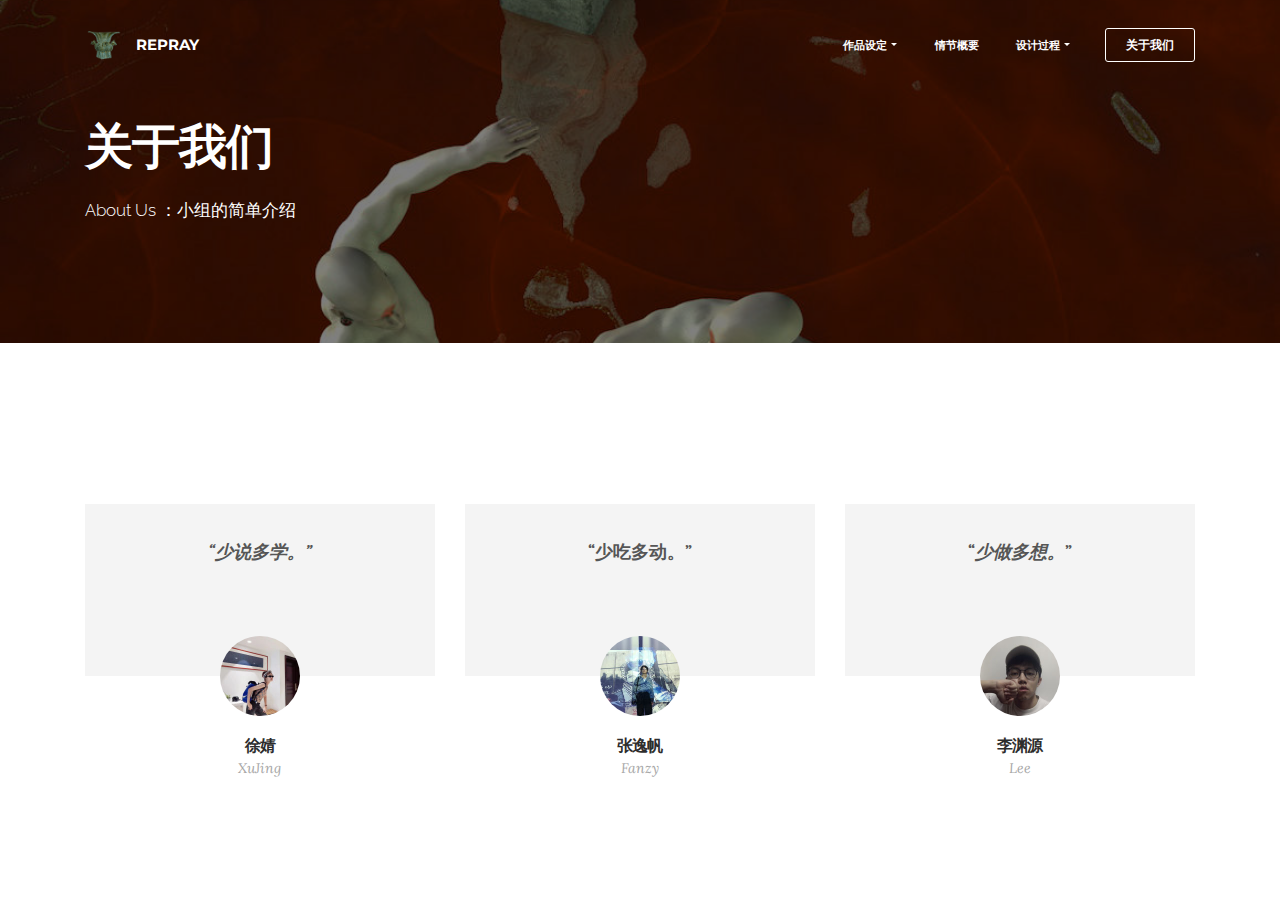
<file: page6.html>
<!DOCTYPE html>
<html  >
<head>
  <!-- Site made with Mobirise Website Builder v4.12.1, https://mobirise.com -->
  <meta charset="UTF-8">
  <meta http-equiv="X-UA-Compatible" content="IE=edge">
  <meta name="generator" content="Mobirise v4.12.1, mobirise.com">
  <meta name="viewport" content="width=device-width, initial-scale=1, minimum-scale=1">
  <link rel="shortcut icon" href="assets/images/111-98x128.png" type="image/x-icon">
  <meta name="description" content="Site Generator Description">
  
  <title>关于我们</title>
  <link rel="stylesheet" href="https://fonts.googleapis.com/css?family=Montserrat:400,700">
  <link rel="stylesheet" href="https://fonts.googleapis.com/css?family=Raleway:100,100i,200,200i,300,300i,400,400i,500,500i,600,600i,700,700i,800,800i,900,900i">
  <link rel="stylesheet" href="https://fonts.googleapis.com/css?family=Lora:400,700,400italic,700italic&subset=latin">
  <link rel="stylesheet" href="assets/tether/tether.min.css">
  <link rel="stylesheet" href="assets/bootstrap/css/bootstrap.min.css">
  <link rel="stylesheet" href="assets/dropdown/css/style.css">
  <link rel="stylesheet" href="assets/animatecss/animate.min.css">
  <link rel="stylesheet" href="assets/theme/css/style.css">
  <link rel="preload" as="style" href="assets/mobirise/css/mbr-additional.css"><link rel="stylesheet" href="assets/mobirise/css/mbr-additional.css" type="text/css">
  
  
  
</head>
<body>
  <section id="ext_menu-u" data-rv-view="216">

    <nav class="navbar navbar-dropdown transparent bg-color">
        <div class="container">

            <div class="mbr-table">
                <div class="mbr-table-cell">

                    <div class="navbar-brand">
                        <a href="index.html" class="navbar-logo"><img src="assets/images/111-98x128.png" alt="Mobirise"></a>
                        <a class="navbar-caption" href="index.html">REPRAY</a>
                    </div>

                </div>
                <div class="mbr-table-cell">

                    <button class="navbar-toggler pull-xs-right hidden-md-up" type="button" data-toggle="collapse" data-target="#exCollapsingNavbar">
                        <div class="hamburger-icon"></div>
                    </button>

                    <ul class="nav-dropdown collapse pull-xs-right nav navbar-nav navbar-toggleable-sm" id="exCollapsingNavbar"><li class="nav-item dropdown"><a class="nav-link link dropdown-toggle" href="https://mobirise.com/" data-toggle="dropdown-submenu" aria-expanded="false">作品设定</a><div class="dropdown-menu"><a class="dropdown-item" href="page1.html">灵感来源</a><a class="dropdown-item" href="page3.html" aria-expanded="false">作品概念</a><a class="dropdown-item" href="https://mobirise.com/" aria-expanded="false"></a></div></li><li class="nav-item"><a class="nav-link link" href="page7.html">情节概要</a></li><li class="nav-item dropdown"><a class="nav-link link dropdown-toggle" href="https://mobirise.com/" data-toggle="dropdown-submenu" aria-expanded="false">设计过程</a><div class="dropdown-menu"><a class="dropdown-item" href="page4.html" aria-expanded="false">人物造型</a><a class="dropdown-item" href="page2.html" aria-expanded="false">装置设计</a><a class="dropdown-item" href="page5.html" aria-expanded="false">最终呈现</a></div></li><li class="nav-item nav-btn"><a class="nav-link btn btn-white btn-white-outline" href="page6.html">关于我们</a></li></ul>
                    <button hidden="" class="navbar-toggler navbar-close" type="button" data-toggle="collapse" data-target="#exCollapsingNavbar">
                        <div class="close-icon"></div>
                    </button>

                </div>
            </div>

        </div>
    </nav>

</section>

<section class="engine"><a href="https://mobirise.info/r">bootstrap template</a></section><section class="mbr-section mbr-background mbr-after-navbar" id="content5-v" data-rv-view="218" style="background-image: url(assets/images/3-1157x1637.jpg); padding-top: 120px; padding-bottom: 120px;">

    <div class="mbr-overlay" style="opacity: 0.5; background-color: rgb(0, 0, 0);">
    </div>

    <div class="container">
        <h3 class="mbr-section-title display-2">关于我们</h3>
        <div class="lead">About Us ：小组的简单介绍</div>
    </div>

</section>

<section class="mbr-section" id="testimonials1-15" data-rv-view="221" style="background-color: rgb(255, 255, 255); padding-top: 120px; padding-bottom: 120px;">

    

        <div class="mbr-section mbr-section__container mbr-section__container--middle">
            <div class="container">
                <div class="row">
                    <div class="col-xs-12 text-xs-center">
                        
                        
                    </div>
                </div>
            </div>
        </div>


    <div class="mbr-testimonials mbr-section mbr-section-nopadding">
        <div class="container">
            <div class="row">

                <div class="col-xs-12 col-lg-4">

                    <div class="mbr-testimonial card mbr-testimonial-lg">
                        <div class="card-block"><p><strong>“少说多学。”</strong></p></div>
                        <div class="mbr-author card-footer">
                            <div class="mbr-author-img"><img src="assets/images/wechatimg320-160x160.jpg" class="img-circle"></div>
                            <div class="mbr-author-name">徐婧</div>
                            <p class="mbr-author-desc">XuJing</p>
                        </div>
                    </div>
                </div><div class="col-xs-12 col-lg-4">

                    <div class="mbr-testimonial card mbr-testimonial-lg">
                        <div class="card-block"><p><span style="font-style: normal;"><strong>“少吃多动。”</strong></span></p></div>
                        <div class="mbr-author card-footer">
                            <div class="mbr-author-img"><img src="assets/images/wechatimg319-155x160.jpg" class="img-circle"></div>
                            <div class="mbr-author-name">张逸帆</div>
                            <p class="mbr-author-desc">Fanzy</p>
                        </div>
                    </div>
                </div><div class="col-xs-12 col-lg-4">

                    <div class="mbr-testimonial card mbr-testimonial-lg">
                        <div class="card-block"><p><span style="font-style: normal;"><strong>“</strong></span><strong>少做多想。</strong><span style="font-style: normal;"><strong>”</strong></span></p></div>
                        <div class="mbr-author card-footer">
                            <div class="mbr-author-img"><img src="assets/images/wechatimg5082-160x160.jpg" class="img-circle"></div>
                            <div class="mbr-author-name">李渊源</div>
                            <p class="mbr-author-desc">Lee</p>
                        </div>
                    </div>
                </div>

            </div>

        </div>

    </div>

</section>


  <script src="assets/web/assets/jquery/jquery.min.js"></script>
  <script src="assets/tether/tether.min.js"></script>
  <script src="assets/bootstrap/js/bootstrap.min.js"></script>
  <script src="assets/viewport-checker/jquery.viewportchecker.js"></script>
  <script src="assets/smooth-scroll/smooth-scroll.js"></script>
  <script src="assets/dropdown/js/script.min.js"></script>
  <script src="assets/touch-swipe/jquery.touch-swipe.min.js"></script>
  <script src="assets/theme/js/script.js"></script>
  
  
  <input name="animation" type="hidden">
  </body>
</html>
</file>
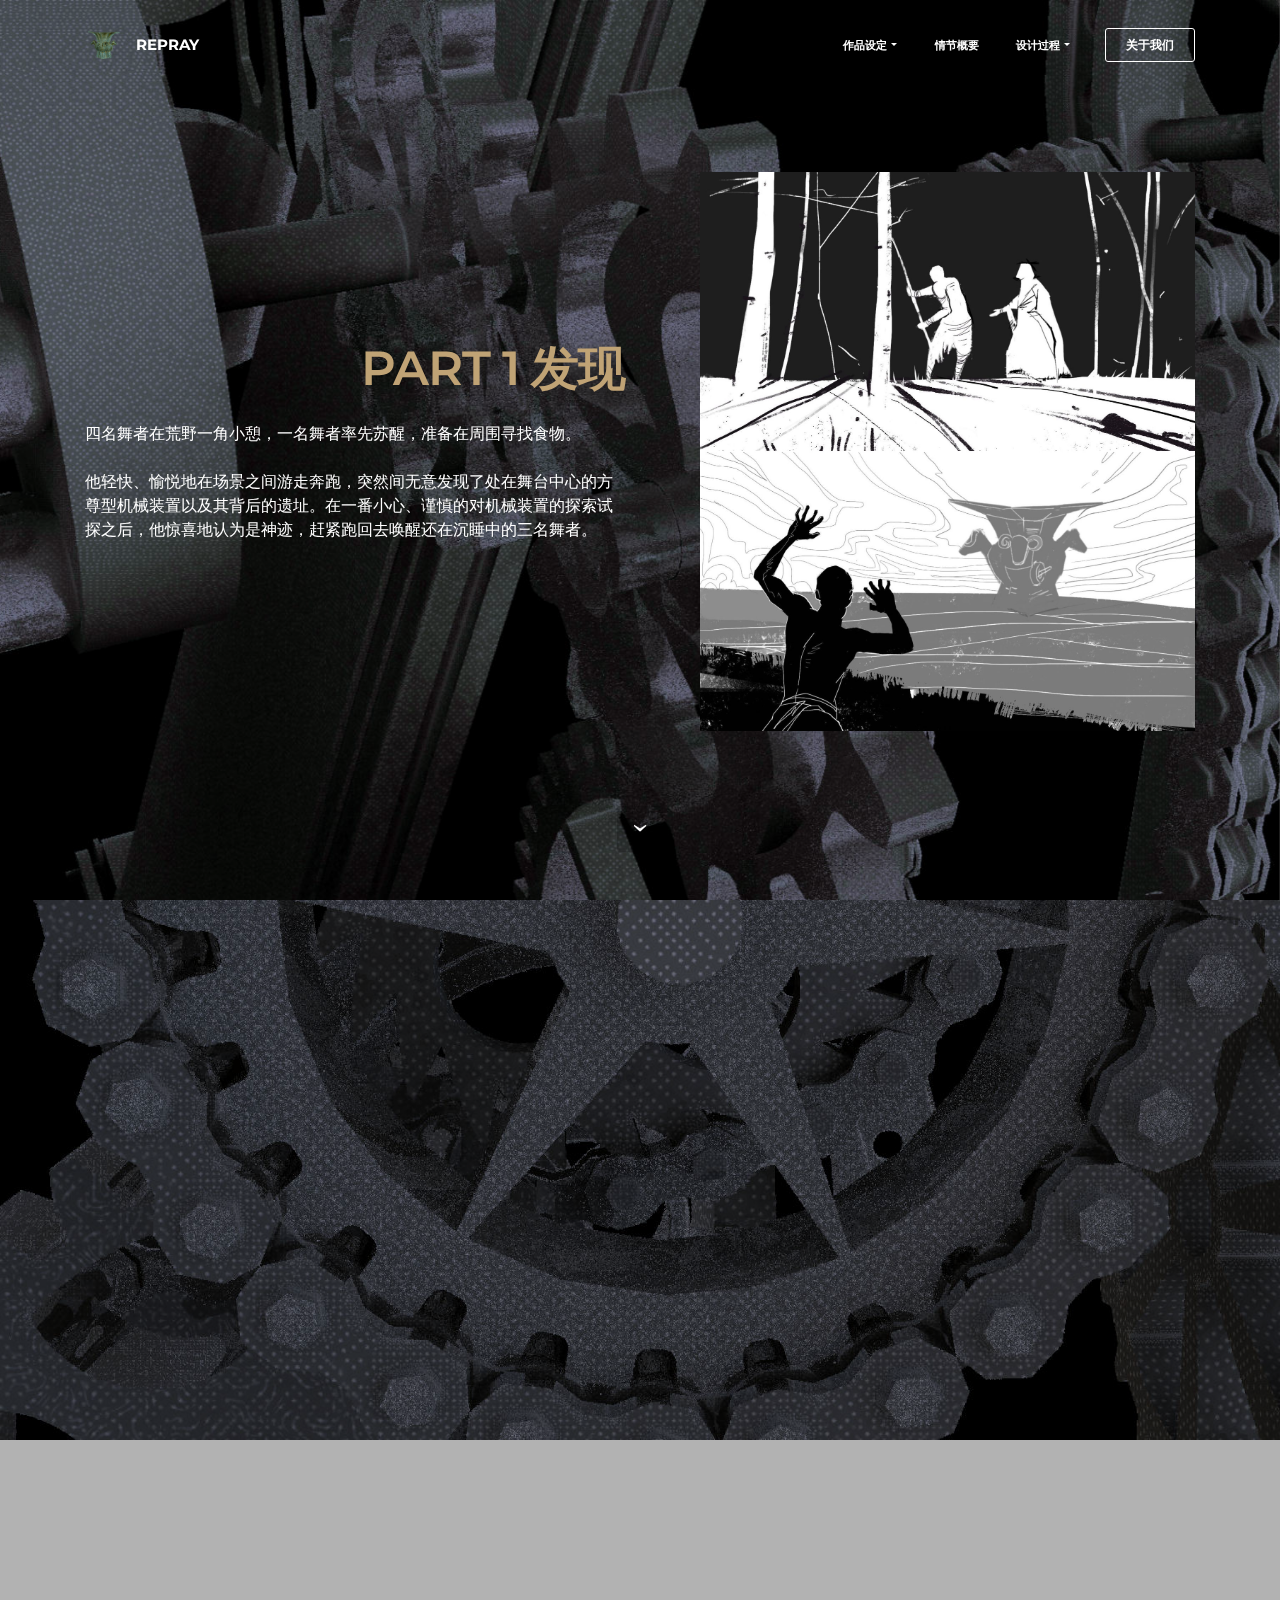
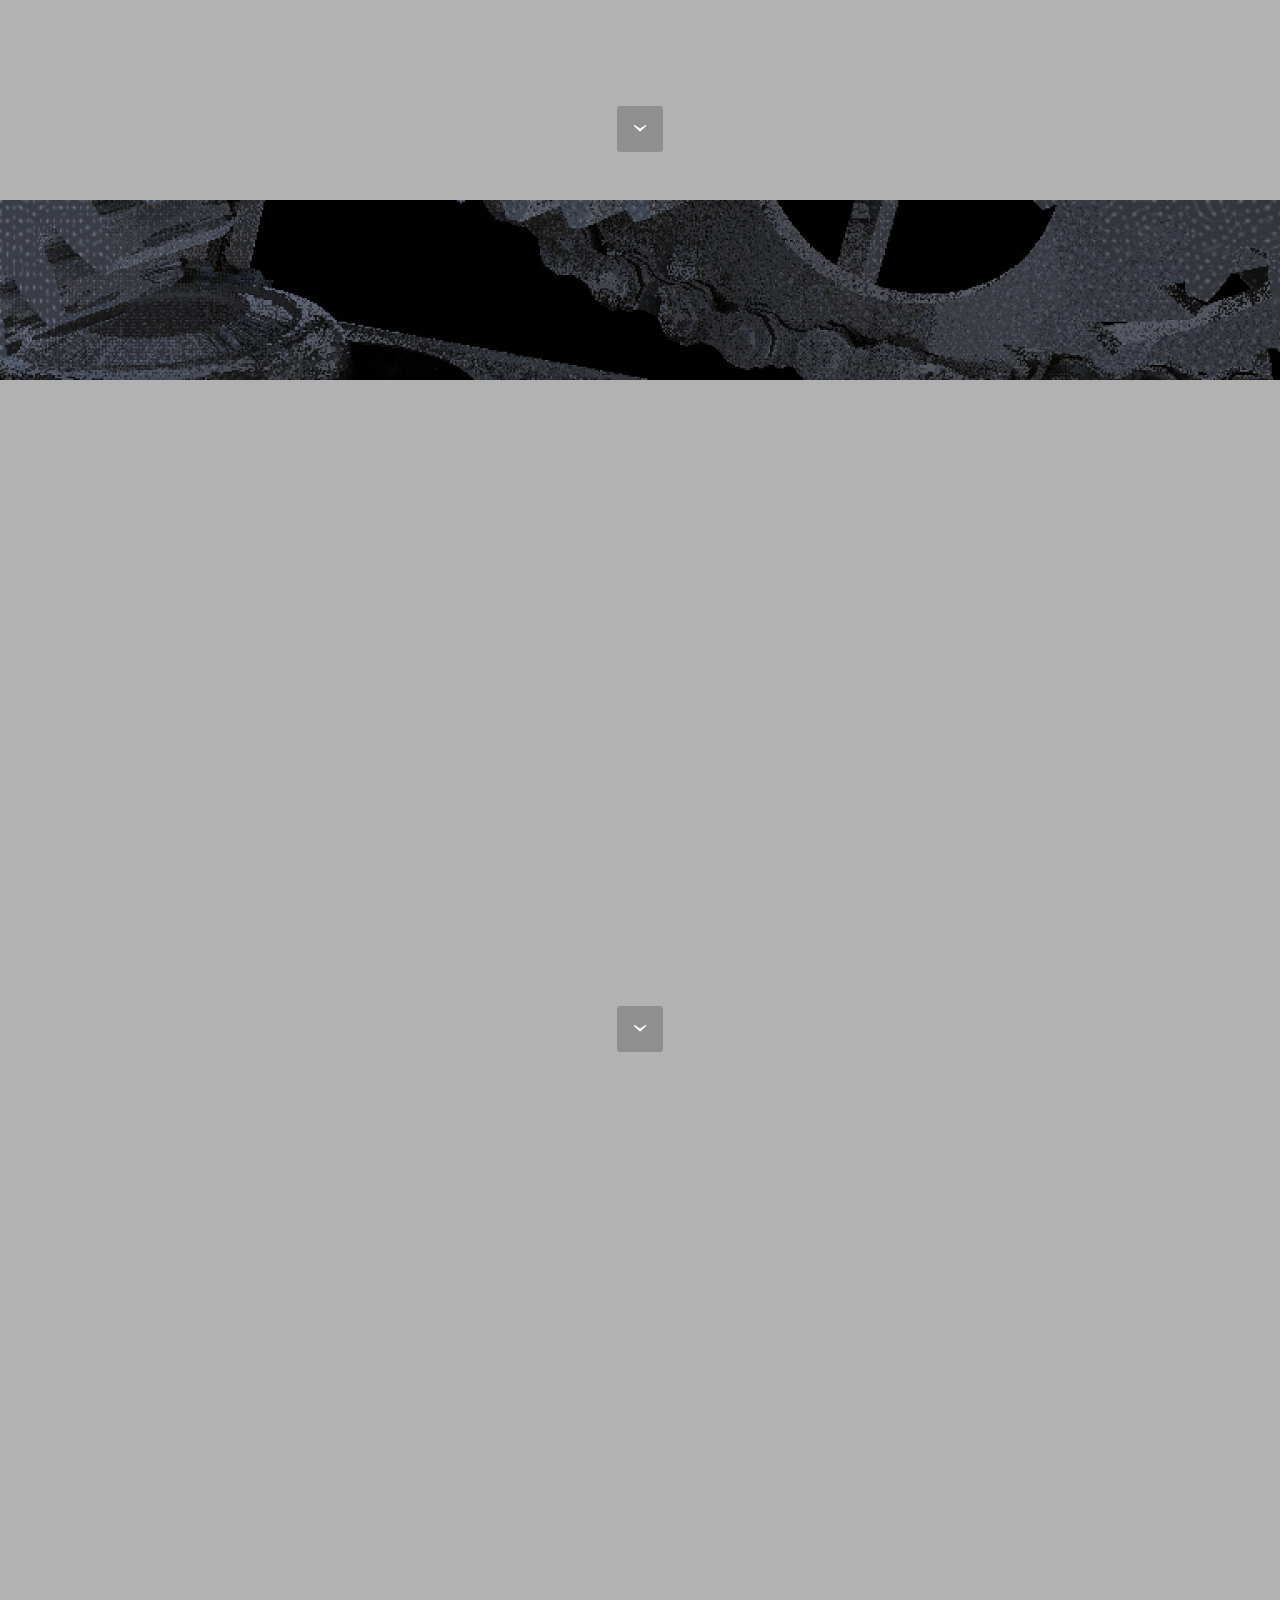
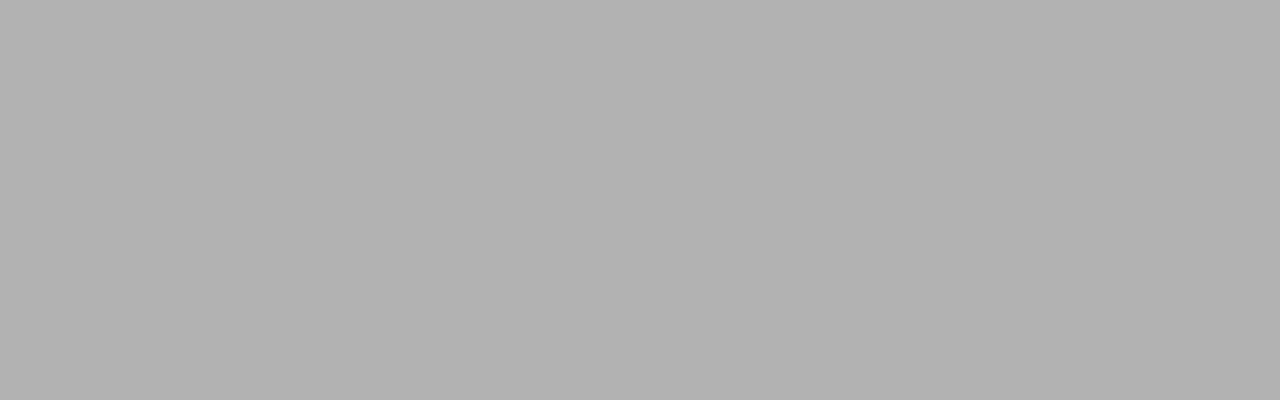
<file: page7.html>
<!DOCTYPE html>
<html  >
<head>
  <!-- Site made with Mobirise Website Builder v4.12.1, https://mobirise.com -->
  <meta charset="UTF-8">
  <meta http-equiv="X-UA-Compatible" content="IE=edge">
  <meta name="generator" content="Mobirise v4.12.1, mobirise.com">
  <meta name="viewport" content="width=device-width, initial-scale=1, minimum-scale=1">
  <link rel="shortcut icon" href="assets/images/111-98x128.png" type="image/x-icon">
  <meta name="description" content="Web Site Builder Description">
  
  <title>情节该要</title>
  <link rel="stylesheet" href="https://fonts.googleapis.com/css?family=Montserrat:400,700">
  <link rel="stylesheet" href="https://fonts.googleapis.com/css?family=Raleway:100,100i,200,200i,300,300i,400,400i,500,500i,600,600i,700,700i,800,800i,900,900i">
  <link rel="stylesheet" href="https://fonts.googleapis.com/css?family=Lora:400,700,400italic,700italic&subset=latin">
  <link rel="stylesheet" href="assets/tether/tether.min.css">
  <link rel="stylesheet" href="assets/bootstrap/css/bootstrap.min.css">
  <link rel="stylesheet" href="assets/animatecss/animate.min.css">
  <link rel="stylesheet" href="assets/dropdown/css/style.css">
  <link rel="stylesheet" href="assets/theme/css/style.css">
  <link rel="preload" as="style" href="assets/mobirise/css/mbr-additional.css"><link rel="stylesheet" href="assets/mobirise/css/mbr-additional.css" type="text/css">
  
  
  
</head>
<body>
  <section id="ext_menu-w" data-rv-view="233">

    <nav class="navbar navbar-dropdown transparent bg-color">
        <div class="container">

            <div class="mbr-table">
                <div class="mbr-table-cell">

                    <div class="navbar-brand">
                        <a href="index.html" class="navbar-logo"><img src="assets/images/111-98x128.png" alt="Mobirise"></a>
                        <a class="navbar-caption" href="index.html">REPRAY</a>
                    </div>

                </div>
                <div class="mbr-table-cell">

                    <button class="navbar-toggler pull-xs-right hidden-md-up" type="button" data-toggle="collapse" data-target="#exCollapsingNavbar">
                        <div class="hamburger-icon"></div>
                    </button>

                    <ul class="nav-dropdown collapse pull-xs-right nav navbar-nav navbar-toggleable-sm" id="exCollapsingNavbar"><li class="nav-item dropdown"><a class="nav-link link dropdown-toggle" href="https://mobirise.com/" data-toggle="dropdown-submenu" aria-expanded="false">作品设定</a><div class="dropdown-menu"><a class="dropdown-item" href="page1.html">灵感来源</a><a class="dropdown-item" href="page3.html" aria-expanded="false">作品概念</a><a class="dropdown-item" href="https://mobirise.com/" aria-expanded="false"></a></div></li><li class="nav-item"><a class="nav-link link" href="page7.html">情节概要</a></li><li class="nav-item dropdown"><a class="nav-link link dropdown-toggle" href="https://mobirise.com/" data-toggle="dropdown-submenu" aria-expanded="false">设计过程</a><div class="dropdown-menu"><a class="dropdown-item" href="page4.html" aria-expanded="false">人物造型</a><a class="dropdown-item" href="page2.html" aria-expanded="false">装置设计</a><a class="dropdown-item" href="page5.html" aria-expanded="false">最终呈现</a></div></li><li class="nav-item nav-btn"><a class="nav-link btn btn-white btn-white-outline" href="page6.html">关于我们</a></li></ul>
                    <button hidden="" class="navbar-toggler navbar-close" type="button" data-toggle="collapse" data-target="#exCollapsingNavbar">
                        <div class="close-icon"></div>
                    </button>

                </div>
            </div>

        </div>
    </nav>

</section>

<section class="engine"><a href="https://mobirise.info/u">bootstrap website templates</a></section><section class="mbr-section mbr-section-hero mbr-section-full header2 mbr-parallax-background mbr-after-navbar" id="header2-1o" data-rv-view="230" style="background-image: url(assets/images/77777-2000x1055.jpg);">

    <div class="mbr-overlay" style="opacity: 0.3; background-color: rgb(0, 0, 0);">
    </div>

    <div class="mbr-table mbr-table-full">
        <div class="mbr-table-cell">

            <div class="container">
                <div class="mbr-section row">
                    <div class="mbr-table-md-up">
                        
                        
                        

                        <div class="mbr-table-cell col-md-5 content-size text-xs-center text-md-right">

                            <h3 class="mbr-section-title display-2">PART 1 发现</h3>

                            <div class="mbr-section-text">
                                <p>四名舞者在荒野一角小憩，一名舞者率先苏醒，准备在周围寻找食物。<br><br>他轻快、愉悦地在场景之间游走奔跑，突然间无意发现了处在舞台中心的方尊型机械装置以及其背后的遗址。在一番小心、谨慎的对机械装置的探索试探之后，他惊喜地认为是神迹，赶紧跑回去唤醒还在沉睡中的三名舞者。</p>
                            </div>

                            

                        </div>
                        <div class="mbr-table-cell mbr-valign-top mbr-left-padding-md-up col-md-7 image-size" style="width: 50%;">
                            <div class="mbr-figure"><img src="assets/images/1-1400x1579.jpg"></div>
                        </div>

                    </div>
                </div>
            </div>

        </div>
    </div>

    <div class="mbr-arrow mbr-arrow-floating hidden-sm-down" aria-hidden="true"><a href="#header2-1m"><i class="mbr-arrow-icon"></i></a></div>

</section>

<section class="mbr-section mbr-section-hero mbr-section-full header2 mbr-parallax-background" id="header2-1m" data-rv-view="235" style="background-image: url(assets/images/7-1920x1080.jpg);">

    <div class="mbr-overlay" style="opacity: 0.3; background-color: rgb(0, 0, 0);">
    </div>

    <div class="mbr-table mbr-table-full">
        <div class="mbr-table-cell">

            <div class="container">
                <div class="mbr-section row">
                    <div class="mbr-table-md-up">
                        
                        <div class="mbr-table-cell mbr-right-padding-md-up mbr-valign-top col-md-7 image-size" style="width: 50%;">
                            <div class="mbr-figure"><img src="assets/images/2-1400x1579.jpg"></div>
                        </div>
                        <div class="mbr-table-cell col-md-5 text-xs-center text-md-left content-size">

                            <h3 class="mbr-section-title display-2">PART 2 祈求</h3>

                            <div class="mbr-section-text">
                                <p>四名舞者面对遗迹非常虔诚，进行了一系列巫术仪式来表达对于自然的敬意，希望求得风调雨顺，通过巫舞来祈求自然对自己的庇佑。参考习俗如下：<br><br>求雨仪式<br> 1、用像树枝搅动特殊泉水以获得水汽云团（阿卡迪亚人）<br>                 2、手持树枝载歌载舞（中安格尼兰人）<br>                 3、孪生子在血水中沐浴（哥伦比亚齐姆西印第安人）<br>                 4、一边念咒丢黑石头入水中（萨摩亚人）<br><br>·求风仪式<br> 1、举起木柴迎风急速奔跑，试图威吓风（南美帕亚瓜人）<br>                 2、夸张呼气吸气（格陵兰人）<br>                 3、长鞭抽打风来的方向以驱赶风，并念咒召唤风暴魔鬼<br>                     （爱斯基摩人）<br>             <br>·求阳仪式 <br>1、男男女女持长树枝，绕圈走（奇尔科廷印第安人）<br>                 2、将树枝丢入空中，企图点燃太阳（奥吉布威人）<br></p>
                            </div>

                            

                        </div>

                        
                        

                    </div>
                </div>
            </div>

        </div>
    </div>

    <div class="mbr-arrow mbr-arrow-floating hidden-sm-down" aria-hidden="true"><a href="#header2-1n"><i class="mbr-arrow-icon"></i></a></div>

</section>

<section class="mbr-section mbr-section-hero mbr-section-full header2 mbr-parallax-background" id="header2-1n" data-rv-view="238" style="background-image: url(assets/images/2-1920x1080.jpg);">

    <div class="mbr-overlay" style="opacity: 0.3; background-color: rgb(0, 0, 0);">
    </div>

    <div class="mbr-table mbr-table-full">
        <div class="mbr-table-cell">

            <div class="container">
                <div class="mbr-section row">
                    <div class="mbr-table-md-up">
                        
                        
                        

                        <div class="mbr-table-cell col-md-5 content-size text-xs-center text-md-right">

                            <h3 class="mbr-section-title display-2">PART 3 称王</h3>

                            <div class="mbr-section-text">
                                <p>最早的发现的那个舞者开始怀疑自然的力量，一次偶然的机会他发现装置依然能通过某种方式进行运动，在他的控制之下施展超乎同伴们认知的所谓“神迹”。<br><br>他利用这些机械遗迹欺骗同伴，使他们相信这是自己的力量，并且让他们臣服于自己、机械本身而不再相信自然。他成为了王，并开始试图挑战自然以巩固自己的权力。</p>
                            </div>

                            

                        </div>
                        <div class="mbr-table-cell mbr-valign-top mbr-left-padding-md-up col-md-7 image-size" style="width: 50%;">
                            <div class="mbr-figure"><img src="assets/images/3-1400x1579.jpg"></div>
                        </div>

                    </div>
                </div>
            </div>

        </div>
    </div>

    <div class="mbr-arrow mbr-arrow-floating hidden-sm-down" aria-hidden="true"><a href="#header2-1l"><i class="mbr-arrow-icon"></i></a></div>

</section>

<section class="mbr-section mbr-section-hero mbr-section-full header2 mbr-parallax-background" id="header2-1l" data-rv-view="241" style="background-image: url(assets/images/3-1920x1080.jpg);">

    <div class="mbr-overlay" style="opacity: 0.3; background-color: rgb(0, 0, 0);">
    </div>

    <div class="mbr-table mbr-table-full">
        <div class="mbr-table-cell">

            <div class="container">
                <div class="mbr-section row">
                    <div class="mbr-table-md-up">
                        
                        <div class="mbr-table-cell mbr-right-padding-md-up mbr-valign-top col-md-7 image-size" style="width: 50%;">
                            <div class="mbr-figure"><img src="assets/images/4-1400x1579.jpg"></div>
                        </div>
                        <div class="mbr-table-cell col-md-5 text-xs-center text-md-left content-size">

                            <h3 class="mbr-section-title display-2">PART 4 生祭</h3>

                            <div class="mbr-section-text">
                                <p>自然的惩罚降临，瘟疫开始在他们之间传播。同伴们发现自己所谓的王并不能解决任何问题，甚至没法自保，一怒之下以生祭族长的方式进行傩祭重新向自然祈求帮助而取得原谅。（《山海经·海外西经》中载“十日炙杀女丑”）<br><br>在一系列仪式之后恢复平静，开始新的轮回。</p>
                            </div>

                            

                        </div>

                        
                        

                    </div>
                </div>
            </div>

        </div>
    </div>

    

</section>


  <script src="assets/web/assets/jquery/jquery.min.js"></script>
  <script src="assets/tether/tether.min.js"></script>
  <script src="assets/bootstrap/js/bootstrap.min.js"></script>
  <script src="assets/touch-swipe/jquery.touch-swipe.min.js"></script>
  <script src="assets/smooth-scroll/smooth-scroll.js"></script>
  <script src="assets/jarallax/jarallax.js"></script>
  <script src="assets/viewport-checker/jquery.viewportchecker.js"></script>
  <script src="assets/dropdown/js/script.min.js"></script>
  <script src="assets/theme/js/script.js"></script>
  
  
  <input name="animation" type="hidden">
  </body>
</html>
</file>
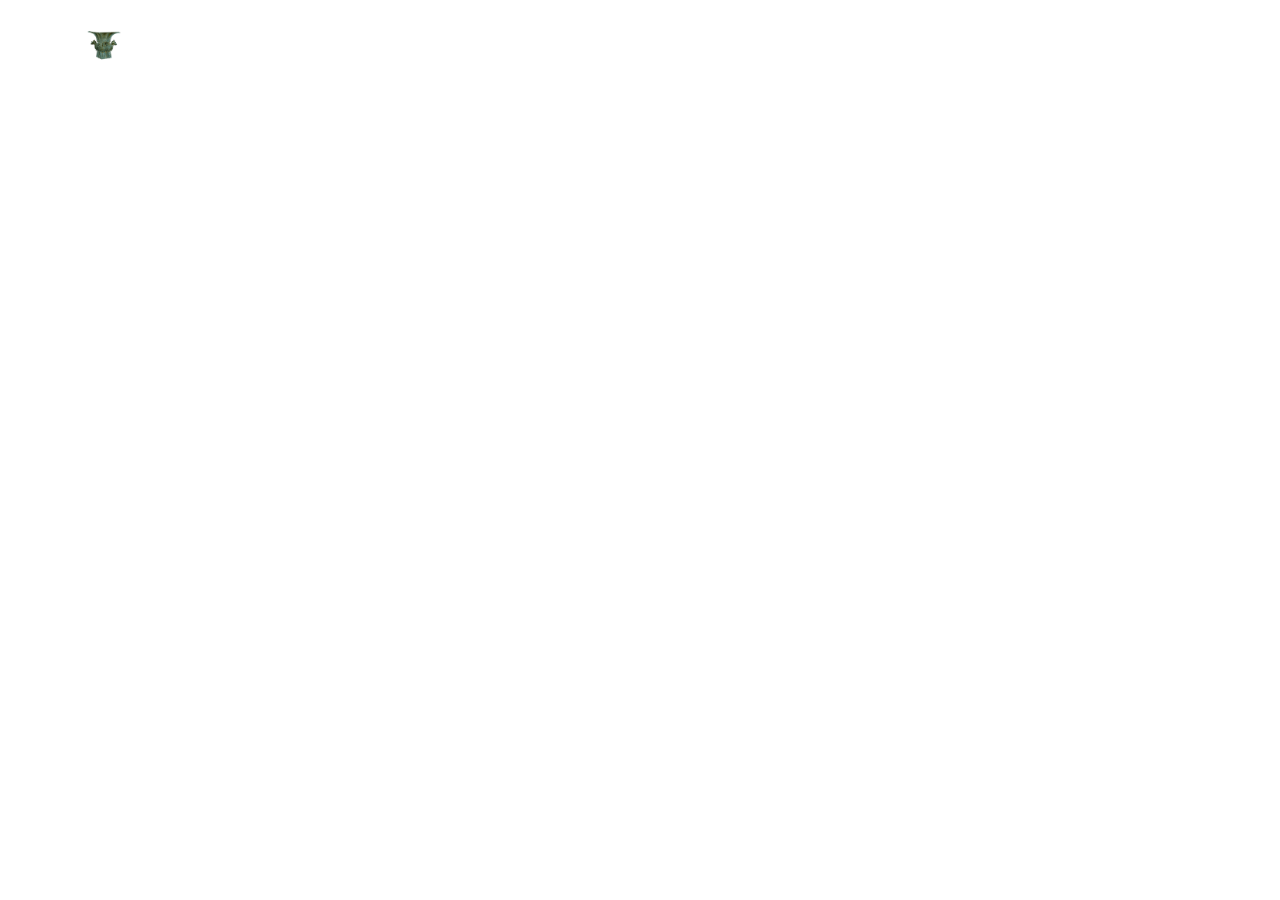
<file: page8.html>
<!DOCTYPE html>
<html  >
<head>
  <!-- Site made with Mobirise Website Builder v4.12.1, https://mobirise.com -->
  <meta charset="UTF-8">
  <meta http-equiv="X-UA-Compatible" content="IE=edge">
  <meta name="generator" content="Mobirise v4.12.1, mobirise.com">
  <meta name="viewport" content="width=device-width, initial-scale=1, minimum-scale=1">
  <link rel="shortcut icon" href="assets/images/111-98x128.png" type="image/x-icon">
  <meta name="description" content="Website Generator Description">
  
  <title>Page 8</title>
  <link rel="stylesheet" href="https://fonts.googleapis.com/css?family=Montserrat:400,700">
  <link rel="stylesheet" href="https://fonts.googleapis.com/css?family=Raleway:100,100i,200,200i,300,300i,400,400i,500,500i,600,600i,700,700i,800,800i,900,900i">
  <link rel="stylesheet" href="https://fonts.googleapis.com/css?family=Lora:400,700,400italic,700italic&subset=latin">
  <link rel="stylesheet" href="assets/tether/tether.min.css">
  <link rel="stylesheet" href="assets/bootstrap/css/bootstrap.min.css">
  <link rel="stylesheet" href="assets/dropdown/css/style.css">
  <link rel="stylesheet" href="assets/animatecss/animate.min.css">
  <link rel="stylesheet" href="assets/theme/css/style.css">
  <link rel="preload" as="style" href="assets/mobirise/css/mbr-additional.css"><link rel="stylesheet" href="assets/mobirise/css/mbr-additional.css" type="text/css">
  
  
  
</head>
<body>
  <section id="ext_menu-14" data-rv-view="244">

    <nav class="navbar navbar-dropdown transparent bg-color">
        <div class="container">

            <div class="mbr-table">
                <div class="mbr-table-cell">

                    <div class="navbar-brand">
                        <a href="index.html" class="navbar-logo"><img src="assets/images/111-98x128.png" alt="Mobirise"></a>
                        <a class="navbar-caption" href="index.html">REPRAY</a>
                    </div>

                </div>
                <div class="mbr-table-cell">

                    <button class="navbar-toggler pull-xs-right hidden-md-up" type="button" data-toggle="collapse" data-target="#exCollapsingNavbar">
                        <div class="hamburger-icon"></div>
                    </button>

                    <ul class="nav-dropdown collapse pull-xs-right nav navbar-nav navbar-toggleable-sm" id="exCollapsingNavbar"><li class="nav-item dropdown"><a class="nav-link link dropdown-toggle" href="https://mobirise.com/" data-toggle="dropdown-submenu" aria-expanded="false">作品设定</a><div class="dropdown-menu"><a class="dropdown-item" href="page1.html">灵感来源</a><a class="dropdown-item" href="page3.html" aria-expanded="false">作品概念</a><a class="dropdown-item" href="https://mobirise.com/" aria-expanded="false"></a></div></li><li class="nav-item"><a class="nav-link link" href="page7.html">情节概要</a></li><li class="nav-item dropdown"><a class="nav-link link dropdown-toggle" href="https://mobirise.com/" data-toggle="dropdown-submenu" aria-expanded="false">设计过程</a><div class="dropdown-menu"><a class="dropdown-item" href="page4.html" aria-expanded="false">人物造型</a><a class="dropdown-item" href="page2.html" aria-expanded="false">装置设计</a><a class="dropdown-item" href="page5.html" aria-expanded="false">最终呈现</a></div></li><li class="nav-item nav-btn"><a class="nav-link btn btn-white btn-white-outline" href="page6.html">关于我们</a></li></ul>
                    <button hidden="" class="navbar-toggler navbar-close" type="button" data-toggle="collapse" data-target="#exCollapsingNavbar">
                        <div class="close-icon"></div>
                    </button>

                </div>
            </div>

        </div>
    </nav>

</section>


  <section class="engine"><a href="https://mobirise.info/w">free html5 templates</a></section><script src="assets/web/assets/jquery/jquery.min.js"></script>
  <script src="assets/tether/tether.min.js"></script>
  <script src="assets/bootstrap/js/bootstrap.min.js"></script>
  <script src="assets/viewport-checker/jquery.viewportchecker.js"></script>
  <script src="assets/smooth-scroll/smooth-scroll.js"></script>
  <script src="assets/dropdown/js/script.min.js"></script>
  <script src="assets/touch-swipe/jquery.touch-swipe.min.js"></script>
  <script src="assets/theme/js/script.js"></script>
  
  
  <input name="animation" type="hidden">
  </body>
</html>
</file>
<file: assets/et-line-font-plugin/style.css>
@font-face {
	font-family: 'et-line';
	src:url('fonts/et-line.eot');
	src:url('fonts/et-line.eot?#iefix') format('embedded-opentype'),
		url('fonts/et-line.woff') format('woff'),
		url('fonts/et-line.ttf') format('truetype'),
		url('fonts/et-line.svg#et-line') format('svg');
	font-weight: normal;
	font-style: normal;
}

/* Use the following CSS code if you want to use data attributes for inserting your icons */
.etl-icon, [data-icon]:before {
	font-family: 'et-line';
	content: attr(data-icon);
	speak: none;
	font-weight: normal;
	font-variant: normal;
	text-transform: none;
	line-height: 1;
	-webkit-font-smoothing: antialiased;
	-moz-osx-font-smoothing: grayscale;
	display:inline-block;
}

/* Use the following CSS code if you want to have a class per icon */
/*
Instead of a list of all class selectors,
you can use the generic selector below, but it's slower:
[class*="icon-"] {
*/
.icon-mobile, .icon-laptop, .icon-desktop, .icon-tablet, .icon-phone, .icon-document, .icon-documents, .icon-search, .icon-clipboard, .icon-newspaper, .icon-notebook, .icon-book-open, .icon-browser, .icon-calendar, .icon-presentation, .icon-picture, .icon-pictures, .icon-video, .icon-camera, .icon-printer, .icon-toolbox, .icon-briefcase, .icon-wallet, .icon-gift, .icon-bargraph, .icon-grid, .icon-expand, .icon-focus, .icon-edit, .icon-adjustments, .icon-ribbon, .icon-hourglass, .icon-lock, .icon-megaphone, .icon-shield, .icon-trophy, .icon-flag, .icon-map, .icon-puzzle, .icon-basket, .icon-envelope, .icon-streetsign, .icon-telescope, .icon-gears, .icon-key, .icon-paperclip, .icon-attachment, .icon-pricetags, .icon-lightbulb, .icon-layers, .icon-pencil, .icon-tools, .icon-tools-2, .icon-scissors, .icon-paintbrush, .icon-magnifying-glass, .icon-circle-compass, .icon-linegraph, .icon-mic, .icon-strategy, .icon-beaker, .icon-caution, .icon-recycle, .icon-anchor, .icon-profile-male, .icon-profile-female, .icon-bike, .icon-wine, .icon-hotairballoon, .icon-globe, .icon-genius, .icon-map-pin, .icon-dial, .icon-chat, .icon-heart, .icon-cloud, .icon-upload, .icon-download, .icon-target, .icon-hazardous, .icon-piechart, .icon-speedometer, .icon-global, .icon-compass, .icon-lifesaver, .icon-clock, .icon-aperture, .icon-quote, .icon-scope, .icon-alarmclock, .icon-refresh, .icon-happy, .icon-sad, .icon-facebook, .icon-twitter, .icon-googleplus, .icon-rss, .icon-tumblr, .icon-linkedin, .icon-dribbble {
	font-family: 'et-line';
	speak: none;
	font-style: normal;
	font-weight: normal;
	font-variant: normal;
	text-transform: none;
	line-height: 1;
	-webkit-font-smoothing: antialiased;
	-moz-osx-font-smoothing: grayscale;
	display:inline-block;
}
.icon-mobile:before {
	content: "\e000";
}
.icon-laptop:before {
	content: "\e001";
}
.icon-desktop:before {
	content: "\e002";
}
.icon-tablet:before {
	content: "\e003";
}
.icon-phone:before {
	content: "\e004";
}
.icon-document:before {
	content: "\e005";
}
.icon-documents:before {
	content: "\e006";
}
.icon-search:before {
	content: "\e007";
}
.icon-clipboard:before {
	content: "\e008";
}
.icon-newspaper:before {
	content: "\e009";
}
.icon-notebook:before {
	content: "\e00a";
}
.icon-book-open:before {
	content: "\e00b";
}
.icon-browser:before {
	content: "\e00c";
}
.icon-calendar:before {
	content: "\e00d";
}
.icon-presentation:before {
	content: "\e00e";
}
.icon-picture:before {
	content: "\e00f";
}
.icon-pictures:before {
	content: "\e010";
}
.icon-video:before {
	content: "\e011";
}
.icon-camera:before {
	content: "\e012";
}
.icon-printer:before {
	content: "\e013";
}
.icon-toolbox:before {
	content: "\e014";
}
.icon-briefcase:before {
	content: "\e015";
}
.icon-wallet:before {
	content: "\e016";
}
.icon-gift:before {
	content: "\e017";
}
.icon-bargraph:before {
	content: "\e018";
}
.icon-grid:before {
	content: "\e019";
}
.icon-expand:before {
	content: "\e01a";
}
.icon-focus:before {
	content: "\e01b";
}
.icon-edit:before {
	content: "\e01c";
}
.icon-adjustments:before {
	content: "\e01d";
}
.icon-ribbon:before {
	content: "\e01e";
}
.icon-hourglass:before {
	content: "\e01f";
}
.icon-lock:before {
	content: "\e020";
}
.icon-megaphone:before {
	content: "\e021";
}
.icon-shield:before {
	content: "\e022";
}
.icon-trophy:before {
	content: "\e023";
}
.icon-flag:before {
	content: "\e024";
}
.icon-map:before {
	content: "\e025";
}
.icon-puzzle:before {
	content: "\e026";
}
.icon-basket:before {
	content: "\e027";
}
.icon-envelope:before {
	content: "\e028";
}
.icon-streetsign:before {
	content: "\e029";
}
.icon-telescope:before {
	content: "\e02a";
}
.icon-gears:before {
	content: "\e02b";
}
.icon-key:before {
	content: "\e02c";
}
.icon-paperclip:before {
	content: "\e02d";
}
.icon-attachment:before {
	content: "\e02e";
}
.icon-pricetags:before {
	content: "\e02f";
}
.icon-lightbulb:before {
	content: "\e030";
}
.icon-layers:before {
	content: "\e031";
}
.icon-pencil:before {
	content: "\e032";
}
.icon-tools:before {
	content: "\e033";
}
.icon-tools-2:before {
	content: "\e034";
}
.icon-scissors:before {
	content: "\e035";
}
.icon-paintbrush:before {
	content: "\e036";
}
.icon-magnifying-glass:before {
	content: "\e037";
}
.icon-circle-compass:before {
	content: "\e038";
}
.icon-linegraph:before {
	content: "\e039";
}
.icon-mic:before {
	content: "\e03a";
}
.icon-strategy:before {
	content: "\e03b";
}
.icon-beaker:before {
	content: "\e03c";
}
.icon-caution:before {
	content: "\e03d";
}
.icon-recycle:before {
	content: "\e03e";
}
.icon-anchor:before {
	content: "\e03f";
}
.icon-profile-male:before {
	content: "\e040";
}
.icon-profile-female:before {
	content: "\e041";
}
.icon-bike:before {
	content: "\e042";
}
.icon-wine:before {
	content: "\e043";
}
.icon-hotairballoon:before {
	content: "\e044";
}
.icon-globe:before {
	content: "\e045";
}
.icon-genius:before {
	content: "\e046";
}
.icon-map-pin:before {
	content: "\e047";
}
.icon-dial:before {
	content: "\e048";
}
.icon-chat:before {
	content: "\e049";
}
.icon-heart:before {
	content: "\e04a";
}
.icon-cloud:before {
	content: "\e04b";
}
.icon-upload:before {
	content: "\e04c";
}
.icon-download:before {
	content: "\e04d";
}
.icon-target:before {
	content: "\e04e";
}
.icon-hazardous:before {
	content: "\e04f";
}
.icon-piechart:before {
	content: "\e050";
}
.icon-speedometer:before {
	content: "\e051";
}
.icon-global:before {
	content: "\e052";
}
.icon-compass:before {
	content: "\e053";
}
.icon-lifesaver:before {
	content: "\e054";
}
.icon-clock:before {
	content: "\e055";
}
.icon-aperture:before {
	content: "\e056";
}
.icon-quote:before {
	content: "\e057";
}
.icon-scope:before {
	content: "\e058";
}
.icon-alarmclock:before {
	content: "\e059";
}
.icon-refresh:before {
	content: "\e05a";
}
.icon-happy:before {
	content: "\e05b";
}
.icon-sad:before {
	content: "\e05c";
}
.icon-facebook:before {
	content: "\e05d";
}
.icon-twitter:before {
	content: "\e05e";
}
.icon-googleplus:before {
	content: "\e05f";
}
.icon-rss:before {
	content: "\e060";
}
.icon-tumblr:before {
	content: "\e061";
}
.icon-linkedin:before {
	content: "\e062";
}
.icon-dribbble:before {
	content: "\e063";
}
</file>
<file: assets/dropdown/css/style.css>
.navbar-dropdown {
  left: 0;
  padding: 0;
  position: absolute;
  right: 0;
  top: 0;
  transition: all 0.45s ease;
  z-index: 1030; }
  .navbar-dropdown .navbar-brand {
    float: none;
    font-size: 0;
    padding: 1.25rem 0;
    position: relative;
    transition: padding 0.25s ease;
    white-space: nowrap; }
    .navbar-dropdown .navbar-brand::before {
      content: "";
      display: inline-block;
      height: 100%;
      vertical-align: middle; }
  .navbar-dropdown .navbar-logo,
  .navbar-dropdown .navbar-caption {
    display: inline-block;
    vertical-align: middle; }
  .navbar-dropdown .navbar-logo {
    margin-right: 0.8rem;
    transition: margin 0.3s ease-in-out; }
    .navbar-dropdown .navbar-logo img {
      height: 3.125rem;
      transition: all 0.3s ease-in-out; }
  .navbar-dropdown .mbr-table-cell {
    height: 5.625rem; }
  .navbar-dropdown .navbar-caption {
    font-family: "Montserrat";
    font-size: 1rem;
    font-weight: 700;
    white-space: normal; }
    .navbar-dropdown .navbar-caption, .navbar-dropdown .navbar-caption:hover {
      color: inherit;
      text-decoration: none; }
  .navbar-dropdown.navbar-fixed-top {
    position: fixed; }
  .navbar-dropdown.bg-color.transparent {
    background: none !important; }
  .navbar-dropdown.navbar-short .navbar-brand {
    padding: 0.625rem 0; }
  .navbar-dropdown.navbar-short .navbar-logo {
    margin-right: 0.5rem; }
    .navbar-dropdown.navbar-short .navbar-logo img {
      height: 2.375rem; }
  .navbar-dropdown.navbar-short .mbr-table-cell {
    height: 3.625rem; }
  .navbar-dropdown .navbar-close {
    left: 0.6875rem;
    position: fixed;
    top: 0.75rem;
    z-index: 1000; }
  .navbar-dropdown.opened {
    background: none !important; }
    .navbar-dropdown.opened .navbar-brand,
    .navbar-dropdown.opened .navbar-toggler {
      display: none; }
  .navbar-dropdown .hamburger-icon {
    content: "";
    width: 16px;
    -webkit-box-shadow: 0 -6px 0 1px,0 0 0 1px,0 6px 0 1px;
    -moz-box-shadow: 0 -6px 0 1px,0 0 0 1px,0 6px 0 1px;
    box-shadow: 0 -6px 0 1px,0 0 0 1px,0 6px 0 1px; }
  .navbar-dropdown .close-icon {
    position: relative;
    width: 21px;
    height: 21px;
    overflow: hidden; }
    .navbar-dropdown .close-icon::before, .navbar-dropdown .close-icon::after {
      content: '';
      position: absolute;
      height: 2px;
      width: 100%;
      top: 50%;
      left: 0;
      margin-top: -1px; }
    .navbar-dropdown .close-icon::before {
      transform: rotate(45deg);
      -ms-transform: rotate(45deg);
      -webkit-transform: rotate(45deg); }
    .navbar-dropdown .close-icon::after {
      transform: rotate(-45deg);
      -ms-transform: rotate(-45deg);
      -webkit-transform: rotate(-45deg); }

.dropdown-menu .dropdown-toggle[data-toggle="dropdown-submenu"]::after {
  border-bottom: 0.35em solid transparent;
  border-left: 0.35em solid;
  border-right: 0;
  border-top: 0.35em solid transparent;
  margin-left: 0.3rem; }

.dropdown-menu .dropdown-item:focus {
  outline: 0; }

.nav-dropdown {
  display: table !important;
  font-family: "Montserrat";
  font-size: 0.75rem;
  font-weight: 700;
  height: auto !important; }
  .nav-dropdown .nav-item {
    display: table-cell;
    float: none;
    vertical-align: middle; }
  .nav-dropdown .nav-btn {
    padding-left: 1rem; }
  .nav-dropdown .link {
    margin: 1.667em;
    padding: 0;
    transition: color .2s ease-in-out; }
    .nav-dropdown .link.dropdown-toggle {
      margin-right: 2.583em; }
      .nav-dropdown .link.dropdown-toggle::after {
        margin-left: .25rem;
        border-top: 0.35em solid;
        border-right: 0.35em solid transparent;
        border-left: 0.35em solid transparent;
        border-bottom: 0; }
      .nav-dropdown .link.dropdown-toggle::after {
        display: block;
        margin-top: -0.1667em;
        position: absolute;
        right: 1.3333em;
        top: 50%; }
      .nav-dropdown .link.dropdown-toggle[aria-expanded="true"] {
        margin: 0;
        padding: 1.667em 2.583em 1.667em 1.667em; }
  .nav-dropdown .link::after,
  .nav-dropdown .dropdown-item::after {
    color: inherit; }
  .nav-dropdown .btn {
    font-size: 0.75rem;
    font-weight: 700;
    letter-spacing: 0;
    margin-bottom: 0;
    padding-left: 1.25rem;
    padding-right: 1.25rem; }
  .nav-dropdown .dropdown-menu {
    border-radius: 0;
    border: 0;
    left: 0;
    margin: 0;
    padding-bottom: 1.25rem;
    padding-top: 1.25rem; }
  .nav-dropdown .dropdown-submenu {
    left: 100%;
    margin-left: 0.125rem;
    margin-top: -1.25rem;
    top: 0; }
  .nav-dropdown .dropdown-item {
    font-size: 0.8125rem;
    font-weight: 500;
    line-height: 2;
    padding: 0.3846em 4.615em 0.3846em 1.5385em;
    position: relative;
    transition: color .2s ease-in-out, background-color .2s ease-in-out; }
    .nav-dropdown .dropdown-item::after {
      margin-top: -0.3077em;
      position: absolute;
      right: 1.1538em;
      top: 50%; }
    .nav-dropdown .dropdown-item:focus, .nav-dropdown .dropdown-item:hover {
      background: none; }

@media (max-width: 767px) {
  .nav-dropdown.navbar-toggleable-sm {
    bottom: 0;
    display: none;
    left: 0;
    overflow-x: hidden;
    position: fixed;
    top: 0;
    transform: translateX(-100%);
    -ms-transform: translateX(-100%);
    -webkit-transform: translateX(-100%);
    width: 18.75rem;
    z-index: 999; } }
.nav-dropdown.navbar-toggleable-xl {
  bottom: 0;
  display: none;
  left: 0;
  overflow-x: hidden;
  position: fixed;
  top: 0;
  transform: translateX(-100%);
  -ms-transform: translateX(-100%);
  -webkit-transform: translateX(-100%);
  width: 18.75rem;
  z-index: 999; }

.nav-dropdown-sm {
  display: block !important;
  overflow-x: hidden;
  overflow: auto;
  padding-top: 3.875rem; }
  .nav-dropdown-sm::after {
    content: "";
    display: block;
    height: 3rem;
    width: 100%; }
  .nav-dropdown-sm.collapse.in ~ .navbar-close {
    display: block !important; }
  .nav-dropdown-sm.collapsing, .nav-dropdown-sm.collapse.in {
    transform: translateX(0);
    -ms-transform: translateX(0);
    -webkit-transform: translateX(0);
    transition: all 0.25s ease-out;
    -webkit-transition: all 0.25s ease-out; }
  .nav-dropdown-sm.collapsing[aria-expanded="false"] {
    transform: translateX(-100%);
    -ms-transform: translateX(-100%);
    -webkit-transform: translateX(-100%); }
  .nav-dropdown-sm .nav-item {
    display: block;
    margin-left: 0 !important;
    padding-left: 0; }
  .nav-dropdown-sm .link,
  .nav-dropdown-sm .dropdown-item {
    border-top: 1px dotted rgba(255, 255, 255, 0.1);
    font-size: 0.8125rem;
    line-height: 1.6;
    margin: 0 !important;
    padding: 0.875rem 2.4rem 0.875rem 1.5625rem !important;
    position: relative;
    white-space: normal; }
    .nav-dropdown-sm .link:focus, .nav-dropdown-sm .link:hover,
    .nav-dropdown-sm .dropdown-item:focus,
    .nav-dropdown-sm .dropdown-item:hover {
      background: rgba(0, 0, 0, 0.2) !important; }
  .nav-dropdown-sm .nav-btn {
    position: relative;
    padding: 1.5625rem 1.5625rem 0 1.5625rem; }
    .nav-dropdown-sm .nav-btn::before {
      border-top: 1px dotted rgba(255, 255, 255, 0.1);
      content: "";
      left: 0;
      position: absolute;
      top: 0;
      width: 100%; }
    .nav-dropdown-sm .nav-btn + .nav-btn {
      padding-top: 0.625rem; }
      .nav-dropdown-sm .nav-btn + .nav-btn::before {
        display: none; }
  .nav-dropdown-sm .btn {
    padding: 0.625rem 0; }
  .nav-dropdown-sm .dropdown-toggle::after {
    position: absolute;
    right: 1.25rem;
    top: 50%;
    margin-top: -0.154em; }
  .nav-dropdown-sm .dropdown-toggle[data-toggle="dropdown-submenu"]::after {
    margin-left: .25rem;
    border-top: 0.35em solid;
    border-right: 0.35em solid transparent;
    border-left: 0.35em solid transparent;
    border-bottom: 0; }
  .nav-dropdown-sm .dropdown-toggle[data-toggle="dropdown-submenu"][aria-expanded="true"]::after {
    border-top: 0;
    border-right: 0.35em solid transparent;
    border-left: 0.35em solid transparent;
    border-bottom: 0.35em solid; }
  .nav-dropdown-sm .dropdown-menu {
    margin: 0;
    padding: 0;
    position: relative;
    top: 0;
    left: 0;
    width: 100%;
    border: 0;
    float: none;
    border-radius: 0;
    background: none; }

.is-builder .nav-dropdown.collapsing {
  transition: none !important; }

/*# sourceMappingURL=style.css.map */
</file>
<file: assets/mobirise/css/mbr-additional.css>
@import url(https://fonts.googleapis.com/css?family=Oswald:400,300,700);
@import url(https://fonts.googleapis.com/css?family=Noto+Sans:400,700);
@import url(https://fonts.googleapis.com/css?family=Montserrat:400,700&display=swap);
@import url(https://fonts.googleapis.com/css?family=Lora:400,700&display=swap);
@import url(https://fonts.googleapis.com/css?family=Raleway:400,300,700&display=swap);
@import url(https://fonts.googleapis.com/css?family=Montserrat:400,700);
@import url(https://fonts.googleapis.com/css?family=PT+Sans:400,700);





body,
input,
textarea,
.mbr-company .list-group-text {
  font-family: 'Raleway', sans-serif;
}
.mbr-footer-content li,
.mbr-footer .mbr-contacts li {
  font-family: 'Raleway', sans-serif;
}
.btn,
.alert,
h1,
h2,
h3,
h4,
h5,
h6,
.h1,
.h2,
.h3,
.h4,
.h5,
.h6,
.display-1,
.display-2,
.display-3,
.display-4,
.mbr-figure .mbr-figure-caption,
.mbr-gallery-title,
.mbr-map [data-state-details],
.mbr-price {
  font-family: 'Montserrat', sans-serif;
}
.mbr-footer-content h1,
.mbr-footer .mbr-contacts h1,
.mbr-footer-content h2,
.mbr-footer .mbr-contacts h2,
.mbr-footer-content h3,
.mbr-footer .mbr-contacts h3,
.mbr-footer-content h4,
.mbr-footer .mbr-contacts h4,
.mbr-footer-content p strong,
.mbr-footer .mbr-contacts p strong,
.mbr-footer-content strong,
.mbr-footer .mbr-contacts strong {
  font-family: 'Montserrat', sans-serif;
}
.btn-sm,
.lead a,
.lead blockquote,
.mbr-section-subtitle,
.mbr-section-hero .mbr-section-lead,
.mbr-cards .card-subtitle,
.mbr-testimonial .card-block {
  font-family: 'Lora', serif;
}
.mbr-author-name {
  font-family: 'Montserrat', sans-serif;
}
.mbr-author-desc {
  font-family: 'Lora', serif;
}
.mbr-plan-title {
  font-family: 'Montserrat', sans-serif;
}
.mbr-plan-subtitle,
.mbr-plan-price-desc {
  font-family: 'Lora', serif;
}
.bg-primary {
  background-color: #c0a375 !important;
}
.bg-success {
  background-color: #90a878 !important;
}
.bg-info {
  background-color: #7e9b9f !important;
}
.bg-warning {
  background-color: #f3c649 !important;
}
.bg-danger {
  background-color: #f28281 !important;
}
.btn-primary {
  background-color: #c0a375;
  border-color: #c0a375;
  color: #ffffff;
}
.btn-primary:hover,
.btn-primary:focus,
.btn-primary.focus,
.btn-primary:active,
.btn-primary.active {
  color: #ffffff;
  background-color: #a07e49;
  border-color: #a07e49;
}
.btn-primary.disabled,
.btn-primary:disabled {
  color: #ffffff !important;
  background-color: #a07e49 !important;
  border-color: #a07e49 !important;
}
.btn-secondary {
  background-color: #bfcecb;
  border-color: #bfcecb;
  color: #ffffff;
}
.btn-secondary:hover,
.btn-secondary:focus,
.btn-secondary.focus,
.btn-secondary:active,
.btn-secondary.active {
  color: #ffffff;
  background-color: #94ada8;
  border-color: #94ada8;
}
.btn-secondary.disabled,
.btn-secondary:disabled {
  color: #ffffff !important;
  background-color: #94ada8 !important;
  border-color: #94ada8 !important;
}
.btn-info {
  background-color: #7e9b9f;
  border-color: #7e9b9f;
  color: #ffffff;
}
.btn-info:hover,
.btn-info:focus,
.btn-info.focus,
.btn-info:active,
.btn-info.active {
  color: #ffffff;
  background-color: #597478;
  border-color: #597478;
}
.btn-info.disabled,
.btn-info:disabled {
  color: #ffffff !important;
  background-color: #597478 !important;
  border-color: #597478 !important;
}
.btn-success {
  background-color: #90a878;
  border-color: #90a878;
  color: #ffffff;
}
.btn-success:hover,
.btn-success:focus,
.btn-success.focus,
.btn-success:active,
.btn-success.active {
  color: #ffffff;
  background-color: #6a8153;
  border-color: #6a8153;
}
.btn-success.disabled,
.btn-success:disabled {
  color: #ffffff !important;
  background-color: #6a8153 !important;
  border-color: #6a8153 !important;
}
.btn-warning {
  background-color: #f3c649;
  border-color: #f3c649;
  color: #ffffff;
}
.btn-warning:hover,
.btn-warning:focus,
.btn-warning.focus,
.btn-warning:active,
.btn-warning.active {
  color: #ffffff;
  background-color: #e1a90f;
  border-color: #e1a90f;
}
.btn-warning.disabled,
.btn-warning:disabled {
  color: #ffffff !important;
  background-color: #e1a90f !important;
  border-color: #e1a90f !important;
}
.btn-danger {
  background-color: #f28281;
  border-color: #f28281;
  color: #ffffff;
}
.btn-danger:hover,
.btn-danger:focus,
.btn-danger.focus,
.btn-danger:active,
.btn-danger.active {
  color: #ffffff;
  background-color: #eb3d3c;
  border-color: #eb3d3c;
}
.btn-danger.disabled,
.btn-danger:disabled {
  color: #ffffff !important;
  background-color: #eb3d3c !important;
  border-color: #eb3d3c !important;
}
.btn-primary-outline {
  background: none;
  border-color: #8e7041;
  color: #8e7041;
}
.btn-primary-outline:hover,
.btn-primary-outline:focus,
.btn-primary-outline.focus,
.btn-primary-outline:active,
.btn-primary-outline.active {
  color: #ffffff;
  background-color: #c0a375;
  border-color: #c0a375;
}
.btn-primary-outline.disabled,
.btn-primary-outline:disabled {
  color: #ffffff !important;
  background-color: #c0a375 !important;
  border-color: #c0a375 !important;
}
.btn-secondary-outline {
  background: none;
  border-color: #85a29c;
  color: #85a29c;
}
.btn-secondary-outline:hover,
.btn-secondary-outline:focus,
.btn-secondary-outline.focus,
.btn-secondary-outline:active,
.btn-secondary-outline.active {
  color: #ffffff;
  background-color: #bfcecb;
  border-color: #bfcecb;
}
.btn-secondary-outline.disabled,
.btn-secondary-outline:disabled {
  color: #ffffff !important;
  background-color: #bfcecb !important;
  border-color: #bfcecb !important;
}
.btn-info-outline {
  background: none;
  border-color: #4e6669;
  color: #4e6669;
}
.btn-info-outline:hover,
.btn-info-outline:focus,
.btn-info-outline.focus,
.btn-info-outline:active,
.btn-info-outline.active {
  color: #ffffff;
  background-color: #7e9b9f;
  border-color: #7e9b9f;
}
.btn-info-outline.disabled,
.btn-info-outline:disabled {
  color: #ffffff !important;
  background-color: #7e9b9f !important;
  border-color: #7e9b9f !important;
}
.btn-success-outline {
  background: none;
  border-color: #5d7149;
  color: #5d7149;
}
.btn-success-outline:hover,
.btn-success-outline:focus,
.btn-success-outline.focus,
.btn-success-outline:active,
.btn-success-outline.active {
  color: #ffffff;
  background-color: #90a878;
  border-color: #90a878;
}
.btn-success-outline.disabled,
.btn-success-outline:disabled {
  color: #ffffff !important;
  background-color: #90a878 !important;
  border-color: #90a878 !important;
}
.btn-warning-outline {
  background: none;
  border-color: #c9970d;
  color: #c9970d;
}
.btn-warning-outline:hover,
.btn-warning-outline:focus,
.btn-warning-outline.focus,
.btn-warning-outline:active,
.btn-warning-outline.active {
  color: #ffffff;
  background-color: #f3c649;
  border-color: #f3c649;
}
.btn-warning-outline.disabled,
.btn-warning-outline:disabled {
  color: #ffffff !important;
  background-color: #f3c649 !important;
  border-color: #f3c649 !important;
}
.btn-danger-outline {
  background: none;
  border-color: #e82625;
  color: #e82625;
}
.btn-danger-outline:hover,
.btn-danger-outline:focus,
.btn-danger-outline.focus,
.btn-danger-outline:active,
.btn-danger-outline.active {
  color: #ffffff;
  background-color: #f28281;
  border-color: #f28281;
}
.btn-danger-outline.disabled,
.btn-danger-outline:disabled {
  color: #ffffff !important;
  background-color: #f28281 !important;
  border-color: #f28281 !important;
}
.text-primary {
  color: #c0a375 !important;
}
.text-success {
  color: #90a878 !important;
}
.text-info {
  color: #7e9b9f !important;
}
.text-warning {
  color: #f3c649 !important;
}
.text-danger {
  color: #f28281 !important;
}
.alert-success {
  background-color: #90a878;
}
.alert-info {
  background-color: #7e9b9f;
}
.alert-warning {
  background-color: #f3c649;
}
.alert-danger {
  background-color: #f28281;
}
.btn-social {
  border-color: #c0a375;
}
.btn-social:hover {
  background: #c0a375;
}
.mbr-company .list-group-item.active .list-group-text {
  color: #c0a375;
}
.mbr-footer p a,
.mbr-footer ul a {
  color: #c0a375;
}
.mbr-footer-content li::before,
.mbr-footer .mbr-contacts li::before {
  background: #c0a375;
}
.mbr-footer-content li a:hover,
.mbr-footer .mbr-contacts li a:hover {
  color: #c0a375;
}
.lead a,
.lead a:hover {
  color: #c0a375;
}
.lead blockquote {
  border-color: #c0a375;
}
.mbr-plan-header.bg-primary .mbr-plan-subtitle,
.mbr-plan-header.bg-primary .mbr-plan-price-desc {
  color: #e8ddcd;
}
.mbr-plan-header.bg-success .mbr-plan-subtitle,
.mbr-plan-header.bg-success .mbr-plan-price-desc {
  color: #d0dac6;
}
.mbr-plan-header.bg-info .mbr-plan-subtitle,
.mbr-plan-header.bg-info .mbr-plan-price-desc {
  color: #c7d4d5;
}
.mbr-plan-header.bg-warning .mbr-plan-subtitle,
.mbr-plan-header.bg-warning .mbr-plan-price-desc {
  color: #ffffff;
}
.mbr-plan-header.bg-danger .mbr-plan-subtitle,
.mbr-plan-header.bg-danger .mbr-plan-price-desc {
  color: #ffffff;
}
.mbr-small-footer a,
.mbr-gallery-filter li:hover {
  color: #c0a375;
}
.scrollToTop_wraper {
  display: none;
}
.form-control {
  padding: 0.9rem;
}
.align-center {
  text-align: center;
}
.col,
.col-12,
.col-auto {
  position: relative;
  width: 100%;
  min-height: 1px;
  padding-left: 15px;
  padding-right: 15px;
}
.col {
  -ms-flex-preferred-size: 0;
  flex-basis: 0;
  -ms-flex-positive: 1;
  flex-grow: 1;
  max-width: 100%;
}
.col-auto {
  -ms-flex: 0 0 auto;
  flex: 0 0 auto;
  width: auto;
  max-width: none;
}
form a.btn {
  margin: 0;
}
.mx-auto {
  margin: 0 auto;
}
section.custom-form .container,
section.form .container {
  display: flex;
}
.form-row {
  display: flex;
  flex-wrap: wrap;
  margin: 0 -15px;
}
#ext_menu-0 .hide-buttons .nav-btn {
  display: none !important;
}
#ext_menu-0 .navbar-caption {
  color: #ffffff;
  font-size: 15px;
}
#ext_menu-0 .navbar-toggler {
  color: #ffffff;
}
#ext_menu-0 .close-icon::before,
#ext_menu-0 .close-icon::after {
  background-color: #ffffff;
}
#ext_menu-0 .link,
#ext_menu-0 .dropdown-item {
  color: #ffffff;
}
#ext_menu-0 .link {
  font-size: 0.7rem;
}
#ext_menu-0 .dropdown-item,
#ext_menu-0 .nav-dropdown-sm .link {
  font-size: 0.758rem;
}
#ext_menu-0 .link:hover,
#ext_menu-0 .dropdown-item:hover,
#ext_menu-0 .link:focus,
#ext_menu-0 .dropdown-item:focus {
  color: #c0a375;
}
#ext_menu-0 .link[aria-expanded="true"],
#ext_menu-0 .dropdown-menu {
  background: #0e0e0e;
}
#ext_menu-0 .nav-dropdown-sm .link:focus,
#ext_menu-0 .nav-dropdown-sm .link:hover,
#ext_menu-0 .nav-dropdown-sm .dropdown-item:focus,
#ext_menu-0 .nav-dropdown-sm .dropdown-item:hover {
  background: #202020!important;
}
#ext_menu-0 .navbar,
#ext_menu-0 .nav-dropdown-sm,
#ext_menu-0 .nav-dropdown-sm .link[aria-expanded="true"],
#ext_menu-0 .nav-dropdown-sm .dropdown-menu {
  background: #282828;
}
#ext_menu-0 .bg-color.transparent .link {
  color: #ffffff;
  transition: none;
}
#ext_menu-0 .bg-color.transparent.opened .link {
  transition: color 0.2s ease-in-out;
}
#ext_menu-0 .bg-color.transparent.opened .link:hover,
#ext_menu-0 .bg-color.transparent.opened .link:focus {
  color: #c0a375;
}
#ext_menu-0 .link[aria-expanded="true"],
#ext_menu-0 .dropdown-item[aria-expanded="true"] {
  color: #c0a375!important;
}
#header1-1 .mbr-section-lead B {
  font-size: 30px;
  font-family: 'Oswald', sans-serif;
}
#header1-1 .mbr-section-lead SPAN {
  font-family: 'Noto Sans', sans-serif;
}
#contacts5-2n p,
#contacts5-2n .list-group-text,
#contacts5-2n .form-control-label {
  color: #000;
}
#contacts5-2n strong,
#contacts5-2n h4 {
  color: #7e9b9f;
}
#contacts5-2n form .form-control {
  border-color: rgba(0, 0, 0, 0.2);
  color: #565656;
}
#contacts5-2n .mbr-footer-content li {
  border-bottom: 1px dotted rgba(0, 0, 0, 0.1);
}
#contacts5-2n .mbr-company .list-group-text::after {
  border-bottom: 1px dotted rgba(0, 0, 0, 0.2);
}
#contacts5-2n .card-text {
  color: #efefef;
}
#contacts5-2n .list-group-text {
  color: #ffffff;
}
#contacts5-2n .mbr-footer-content p {
  color: #f2f2f2;
}

#ext_menu-a .hide-buttons .nav-btn {
  display: none !important;
}
#ext_menu-a .navbar-caption {
  color: #ffffff;
  font-size: 15px;
}
#ext_menu-a .navbar-toggler {
  color: #ffffff;
}
#ext_menu-a .close-icon::before,
#ext_menu-a .close-icon::after {
  background-color: #ffffff;
}
#ext_menu-a .link,
#ext_menu-a .dropdown-item {
  color: #ffffff;
}
#ext_menu-a .link {
  font-size: 0.7rem;
}
#ext_menu-a .dropdown-item,
#ext_menu-a .nav-dropdown-sm .link {
  font-size: 0.758rem;
}
#ext_menu-a .link:hover,
#ext_menu-a .dropdown-item:hover,
#ext_menu-a .link:focus,
#ext_menu-a .dropdown-item:focus {
  color: #c0a375;
}
#ext_menu-a .link[aria-expanded="true"],
#ext_menu-a .dropdown-menu {
  background: #0e0e0e;
}
#ext_menu-a .nav-dropdown-sm .link:focus,
#ext_menu-a .nav-dropdown-sm .link:hover,
#ext_menu-a .nav-dropdown-sm .dropdown-item:focus,
#ext_menu-a .nav-dropdown-sm .dropdown-item:hover {
  background: #202020!important;
}
#ext_menu-a .navbar,
#ext_menu-a .nav-dropdown-sm,
#ext_menu-a .nav-dropdown-sm .link[aria-expanded="true"],
#ext_menu-a .nav-dropdown-sm .dropdown-menu {
  background: #282828;
}
#ext_menu-a .bg-color.transparent .link {
  color: #ffffff;
  transition: none;
}
#ext_menu-a .bg-color.transparent.opened .link {
  transition: color 0.2s ease-in-out;
}
#ext_menu-a .bg-color.transparent.opened .link:hover,
#ext_menu-a .bg-color.transparent.opened .link:focus {
  color: #c0a375;
}
#ext_menu-a .link[aria-expanded="true"],
#ext_menu-a .dropdown-item[aria-expanded="true"] {
  color: #c0a375!important;
}
#msg-box8-h .mbr-section-title,
#msg-box8-h .lead {
  color: #fff;
}
#msg-box8-h .lead P {
  font-size: 12px;
}
#header6-d .mbr-section-title {
  color: #28262b;
}
#header6-d .mbr-section-text {
  color: #565656;
}
#msg-box7-c h3,
#msg-box7-c p {
  color: #fff;
}
#msg-box7-c P {
  font-family: 'Montserrat', sans-serif;
  color: #565656;
}
#ext_menu-i .hide-buttons .nav-btn {
  display: none !important;
}
#ext_menu-i .navbar-caption {
  color: #ffffff;
  font-size: 15px;
}
#ext_menu-i .navbar-toggler {
  color: #ffffff;
}
#ext_menu-i .close-icon::before,
#ext_menu-i .close-icon::after {
  background-color: #ffffff;
}
#ext_menu-i .link,
#ext_menu-i .dropdown-item {
  color: #ffffff;
}
#ext_menu-i .link {
  font-size: 0.7rem;
}
#ext_menu-i .dropdown-item,
#ext_menu-i .nav-dropdown-sm .link {
  font-size: 0.758rem;
}
#ext_menu-i .link:hover,
#ext_menu-i .dropdown-item:hover,
#ext_menu-i .link:focus,
#ext_menu-i .dropdown-item:focus {
  color: #c0a375;
}
#ext_menu-i .link[aria-expanded="true"],
#ext_menu-i .dropdown-menu {
  background: #0e0e0e;
}
#ext_menu-i .nav-dropdown-sm .link:focus,
#ext_menu-i .nav-dropdown-sm .link:hover,
#ext_menu-i .nav-dropdown-sm .dropdown-item:focus,
#ext_menu-i .nav-dropdown-sm .dropdown-item:hover {
  background: #202020!important;
}
#ext_menu-i .navbar,
#ext_menu-i .nav-dropdown-sm,
#ext_menu-i .nav-dropdown-sm .link[aria-expanded="true"],
#ext_menu-i .nav-dropdown-sm .dropdown-menu {
  background: #282828;
}
#ext_menu-i .bg-color.transparent .link {
  color: #ffffff;
  transition: none;
}
#ext_menu-i .bg-color.transparent.opened .link {
  transition: color 0.2s ease-in-out;
}
#ext_menu-i .bg-color.transparent.opened .link:hover,
#ext_menu-i .bg-color.transparent.opened .link:focus {
  color: #c0a375;
}
#ext_menu-i .link[aria-expanded="true"],
#ext_menu-i .dropdown-item[aria-expanded="true"] {
  color: #c0a375!important;
}
#msg-box8-p .mbr-section-title,
#msg-box8-p .lead {
  color: #fff;
}
#msg-box8-p .mbr-section-title {
  font-size: 60px;
}
#msg-box8-p .lead P {
  font-size: 20px;
}
#content1-18 DIV {
  font-size: 36px;
  text-align: center;
  color: #565656;
}
#content1-18 B {
  font-size: 22px;
}
#content1-1t DIV {
  text-align: center;
  font-size: 13px;
}
#msg-box8-22 .mbr-section-title,
#msg-box8-22 .lead {
  color: #fff;
}
#msg-box5-17 P {
  text-align: left;
  font-size: 16px;
}
#msg-box8-23 .mbr-section-title,
#msg-box8-23 .lead {
  color: #fff;
}
#msg-box5-1e P {
  text-align: left;
}
#msg-box8-24 .mbr-section-title,
#msg-box8-24 .lead {
  color: #fff;
}

#ext_menu-j .hide-buttons .nav-btn {
  display: none !important;
}
#ext_menu-j .navbar-caption {
  color: #ffffff;
  font-size: 15px;
}
#ext_menu-j .navbar-toggler {
  color: #ffffff;
}
#ext_menu-j .close-icon::before,
#ext_menu-j .close-icon::after {
  background-color: #ffffff;
}
#ext_menu-j .link,
#ext_menu-j .dropdown-item {
  color: #ffffff;
}
#ext_menu-j .link {
  font-size: 0.7rem;
}
#ext_menu-j .dropdown-item,
#ext_menu-j .nav-dropdown-sm .link {
  font-size: 0.758rem;
}
#ext_menu-j .link:hover,
#ext_menu-j .dropdown-item:hover,
#ext_menu-j .link:focus,
#ext_menu-j .dropdown-item:focus {
  color: #c0a375;
}
#ext_menu-j .link[aria-expanded="true"],
#ext_menu-j .dropdown-menu {
  background: #0e0e0e;
}
#ext_menu-j .nav-dropdown-sm .link:focus,
#ext_menu-j .nav-dropdown-sm .link:hover,
#ext_menu-j .nav-dropdown-sm .dropdown-item:focus,
#ext_menu-j .nav-dropdown-sm .dropdown-item:hover {
  background: #202020!important;
}
#ext_menu-j .navbar,
#ext_menu-j .nav-dropdown-sm,
#ext_menu-j .nav-dropdown-sm .link[aria-expanded="true"],
#ext_menu-j .nav-dropdown-sm .dropdown-menu {
  background: #282828;
}
#ext_menu-j .bg-color.transparent .link {
  color: #ffffff;
  transition: none;
}
#ext_menu-j .bg-color.transparent.opened .link {
  transition: color 0.2s ease-in-out;
}
#ext_menu-j .bg-color.transparent.opened .link:hover,
#ext_menu-j .bg-color.transparent.opened .link:focus {
  color: #c0a375;
}
#ext_menu-j .link[aria-expanded="true"],
#ext_menu-j .dropdown-item[aria-expanded="true"] {
  color: #c0a375!important;
}
#msg-box8-k .mbr-section-title,
#msg-box8-k .lead {
  color: #fff;
}
#msg-box8-k .lead P {
  font-size: 12px;
}
#header6-l .mbr-section-title {
  color: #28262b;
}
#header6-l .mbr-section-text {
  color: #565656;
}
#msg-box7-m h3,
#msg-box7-m p {
  color: #fff;
}
#msg-box7-m P {
  font-family: 'Montserrat', sans-serif;
  color: #565656;
  text-align: left;
}
#ext_menu-n .hide-buttons .nav-btn {
  display: none !important;
}
#ext_menu-n .navbar-caption {
  color: #ffffff;
  font-size: 15px;
}
#ext_menu-n .navbar-toggler {
  color: #ffffff;
}
#ext_menu-n .close-icon::before,
#ext_menu-n .close-icon::after {
  background-color: #ffffff;
}
#ext_menu-n .link,
#ext_menu-n .dropdown-item {
  color: #ffffff;
}
#ext_menu-n .link {
  font-size: 0.7rem;
}
#ext_menu-n .dropdown-item,
#ext_menu-n .nav-dropdown-sm .link {
  font-size: 0.758rem;
}
#ext_menu-n .link:hover,
#ext_menu-n .dropdown-item:hover,
#ext_menu-n .link:focus,
#ext_menu-n .dropdown-item:focus {
  color: #c0a375;
}
#ext_menu-n .link[aria-expanded="true"],
#ext_menu-n .dropdown-menu {
  background: #0e0e0e;
}
#ext_menu-n .nav-dropdown-sm .link:focus,
#ext_menu-n .nav-dropdown-sm .link:hover,
#ext_menu-n .nav-dropdown-sm .dropdown-item:focus,
#ext_menu-n .nav-dropdown-sm .dropdown-item:hover {
  background: #202020!important;
}
#ext_menu-n .navbar,
#ext_menu-n .nav-dropdown-sm,
#ext_menu-n .nav-dropdown-sm .link[aria-expanded="true"],
#ext_menu-n .nav-dropdown-sm .dropdown-menu {
  background: #282828;
}
#ext_menu-n .bg-color.transparent .link {
  color: #ffffff;
  transition: none;
}
#ext_menu-n .bg-color.transparent.opened .link {
  transition: color 0.2s ease-in-out;
}
#ext_menu-n .bg-color.transparent.opened .link:hover,
#ext_menu-n .bg-color.transparent.opened .link:focus {
  color: #c0a375;
}
#ext_menu-n .link[aria-expanded="true"],
#ext_menu-n .dropdown-item[aria-expanded="true"] {
  color: #c0a375!important;
}
#msg-box8-o .mbr-section-title,
#msg-box8-o .lead {
  color: #fff;
}
#msg-box8-2b .mbr-section-title,
#msg-box8-2b .lead {
  color: #fff;
}
#msg-box8-2c .mbr-section-title,
#msg-box8-2c .lead {
  color: #fff;
}
#ext_menu-s .hide-buttons .nav-btn {
  display: none !important;
}
#ext_menu-s .navbar-caption {
  color: #ffffff;
  font-size: 15px;
}
#ext_menu-s .navbar-toggler {
  color: #ffffff;
}
#ext_menu-s .close-icon::before,
#ext_menu-s .close-icon::after {
  background-color: #ffffff;
}
#ext_menu-s .link,
#ext_menu-s .dropdown-item {
  color: #ffffff;
}
#ext_menu-s .link {
  font-size: 0.7rem;
}
#ext_menu-s .dropdown-item,
#ext_menu-s .nav-dropdown-sm .link {
  font-size: 0.758rem;
}
#ext_menu-s .link:hover,
#ext_menu-s .dropdown-item:hover,
#ext_menu-s .link:focus,
#ext_menu-s .dropdown-item:focus {
  color: #c0a375;
}
#ext_menu-s .link[aria-expanded="true"],
#ext_menu-s .dropdown-menu {
  background: #0e0e0e;
}
#ext_menu-s .nav-dropdown-sm .link:focus,
#ext_menu-s .nav-dropdown-sm .link:hover,
#ext_menu-s .nav-dropdown-sm .dropdown-item:focus,
#ext_menu-s .nav-dropdown-sm .dropdown-item:hover {
  background: #202020!important;
}
#ext_menu-s .navbar,
#ext_menu-s .nav-dropdown-sm,
#ext_menu-s .nav-dropdown-sm .link[aria-expanded="true"],
#ext_menu-s .nav-dropdown-sm .dropdown-menu {
  background: #282828;
}
#ext_menu-s .bg-color.transparent .link {
  color: #ffffff;
  transition: none;
}
#ext_menu-s .bg-color.transparent.opened .link {
  transition: color 0.2s ease-in-out;
}
#ext_menu-s .bg-color.transparent.opened .link:hover,
#ext_menu-s .bg-color.transparent.opened .link:focus {
  color: #c0a375;
}
#ext_menu-s .link[aria-expanded="true"],
#ext_menu-s .dropdown-item[aria-expanded="true"] {
  color: #c0a375!important;
}
#msg-box8-t .mbr-section-title,
#msg-box8-t .lead {
  color: #fff;
}
#msg-box8-2o .mbr-section-title,
#msg-box8-2o .lead {
  color: #fff;
}
#msg-box8-2o .lead P {
  font-size: 16px;
}

#ext_menu-u .hide-buttons .nav-btn {
  display: none !important;
}
#ext_menu-u .navbar-caption {
  color: #ffffff;
  font-size: 15px;
}
#ext_menu-u .navbar-toggler {
  color: #ffffff;
}
#ext_menu-u .close-icon::before,
#ext_menu-u .close-icon::after {
  background-color: #ffffff;
}
#ext_menu-u .link,
#ext_menu-u .dropdown-item {
  color: #ffffff;
}
#ext_menu-u .link {
  font-size: 0.7rem;
}
#ext_menu-u .dropdown-item,
#ext_menu-u .nav-dropdown-sm .link {
  font-size: 0.758rem;
}
#ext_menu-u .link:hover,
#ext_menu-u .dropdown-item:hover,
#ext_menu-u .link:focus,
#ext_menu-u .dropdown-item:focus {
  color: #c0a375;
}
#ext_menu-u .link[aria-expanded="true"],
#ext_menu-u .dropdown-menu {
  background: #0e0e0e;
}
#ext_menu-u .nav-dropdown-sm .link:focus,
#ext_menu-u .nav-dropdown-sm .link:hover,
#ext_menu-u .nav-dropdown-sm .dropdown-item:focus,
#ext_menu-u .nav-dropdown-sm .dropdown-item:hover {
  background: #202020!important;
}
#ext_menu-u .navbar,
#ext_menu-u .nav-dropdown-sm,
#ext_menu-u .nav-dropdown-sm .link[aria-expanded="true"],
#ext_menu-u .nav-dropdown-sm .dropdown-menu {
  background: #282828;
}
#ext_menu-u .bg-color.transparent .link {
  color: #ffffff;
  transition: none;
}
#ext_menu-u .bg-color.transparent.opened .link {
  transition: color 0.2s ease-in-out;
}
#ext_menu-u .bg-color.transparent.opened .link:hover,
#ext_menu-u .bg-color.transparent.opened .link:focus {
  color: #c0a375;
}
#ext_menu-u .link[aria-expanded="true"],
#ext_menu-u .dropdown-item[aria-expanded="true"] {
  color: #c0a375!important;
}
#content5-v .mbr-section-title,
#content5-v .lead {
  color: #fff;
}
#testimonials1-15 .card-block P {
  font-family: 'PT Sans', sans-serif;
}
#header2-1o .mbr-section-title {
  color: #c0a375;
}
#header2-1o .mbr-section-text {
  text-align: left;
}
#ext_menu-w .hide-buttons .nav-btn {
  display: none !important;
}
#ext_menu-w .navbar-caption {
  color: #ffffff;
  font-size: 15px;
}
#ext_menu-w .navbar-toggler {
  color: #ffffff;
}
#ext_menu-w .close-icon::before,
#ext_menu-w .close-icon::after {
  background-color: #ffffff;
}
#ext_menu-w .link,
#ext_menu-w .dropdown-item {
  color: #ffffff;
}
#ext_menu-w .link {
  font-size: 0.7rem;
}
#ext_menu-w .dropdown-item,
#ext_menu-w .nav-dropdown-sm .link {
  font-size: 0.758rem;
}
#ext_menu-w .link:hover,
#ext_menu-w .dropdown-item:hover,
#ext_menu-w .link:focus,
#ext_menu-w .dropdown-item:focus {
  color: #c0a375;
}
#ext_menu-w .link[aria-expanded="true"],
#ext_menu-w .dropdown-menu {
  background: #0e0e0e;
}
#ext_menu-w .nav-dropdown-sm .link:focus,
#ext_menu-w .nav-dropdown-sm .link:hover,
#ext_menu-w .nav-dropdown-sm .dropdown-item:focus,
#ext_menu-w .nav-dropdown-sm .dropdown-item:hover {
  background: #202020!important;
}
#ext_menu-w .navbar,
#ext_menu-w .nav-dropdown-sm,
#ext_menu-w .nav-dropdown-sm .link[aria-expanded="true"],
#ext_menu-w .nav-dropdown-sm .dropdown-menu {
  background: #282828;
}
#ext_menu-w .bg-color.transparent .link {
  color: #ffffff;
  transition: none;
}
#ext_menu-w .bg-color.transparent.opened .link {
  transition: color 0.2s ease-in-out;
}
#ext_menu-w .bg-color.transparent.opened .link:hover,
#ext_menu-w .bg-color.transparent.opened .link:focus {
  color: #c0a375;
}
#ext_menu-w .link[aria-expanded="true"],
#ext_menu-w .dropdown-item[aria-expanded="true"] {
  color: #c0a375!important;
}
#header2-1m .mbr-section-title {
  color: #c0a375;
}
#header2-1n .mbr-section-text {
  text-align: left;
}
#header2-1n .mbr-section-title {
  color: #c0a375;
}
#header2-1l .mbr-section-title {
  color: #c0a375;
}
#ext_menu-14 .hide-buttons .nav-btn {
  display: none !important;
}
#ext_menu-14 .navbar-caption {
  color: #ffffff;
  font-size: 15px;
}
#ext_menu-14 .navbar-toggler {
  color: #ffffff;
}
#ext_menu-14 .close-icon::before,
#ext_menu-14 .close-icon::after {
  background-color: #ffffff;
}
#ext_menu-14 .link,
#ext_menu-14 .dropdown-item {
  color: #ffffff;
}
#ext_menu-14 .link {
  font-size: 0.7rem;
}
#ext_menu-14 .dropdown-item,
#ext_menu-14 .nav-dropdown-sm .link {
  font-size: 0.758rem;
}
#ext_menu-14 .link:hover,
#ext_menu-14 .dropdown-item:hover,
#ext_menu-14 .link:focus,
#ext_menu-14 .dropdown-item:focus {
  color: #c0a375;
}
#ext_menu-14 .link[aria-expanded="true"],
#ext_menu-14 .dropdown-menu {
  background: #0e0e0e;
}
#ext_menu-14 .nav-dropdown-sm .link:focus,
#ext_menu-14 .nav-dropdown-sm .link:hover,
#ext_menu-14 .nav-dropdown-sm .dropdown-item:focus,
#ext_menu-14 .nav-dropdown-sm .dropdown-item:hover {
  background: #202020!important;
}
#ext_menu-14 .navbar,
#ext_menu-14 .nav-dropdown-sm,
#ext_menu-14 .nav-dropdown-sm .link[aria-expanded="true"],
#ext_menu-14 .nav-dropdown-sm .dropdown-menu {
  background: #282828;
}
#ext_menu-14 .bg-color.transparent .link {
  color: #ffffff;
  transition: none;
}
#ext_menu-14 .bg-color.transparent.opened .link {
  transition: color 0.2s ease-in-out;
}
#ext_menu-14 .bg-color.transparent.opened .link:hover,
#ext_menu-14 .bg-color.transparent.opened .link:focus {
  color: #c0a375;
}
#ext_menu-14 .link[aria-expanded="true"],
#ext_menu-14 .dropdown-item[aria-expanded="true"] {
  color: #c0a375!important;
}
</file>
<file: assets/mobirise-gallery/style.css>
.mbr-gallery .icon {
  z-index: 100 !important;
}

.mbr-gallery .mbr-gallery-item>div:hover .icon-video,
.mbr-gallery .mbr-gallery-item>div:hover .icon-focus {
  opacity: 1;
}

.mbr-gallery .icon-video {
  color: white;
  opacity: 0;
  position: absolute;
  top: calc(50% - 24px);
  left: calc(50% - 27px);
  font-size: 3rem;
  transition: .2s opacity ease-in-out;
  z-index: 5;
}

.mbr-gallery .icon-video::before {
  color: white;
  content: "\e011";
  position: absolute;
}

.mbr-gallery .icon-focus {
  color: white;
  opacity: 0;
  position: absolute;
  top: calc(50% - 24px);
  left: calc(50% - 32px);
  font-size: 3rem !important;
  transition: .2s opacity ease-in-out;
  z-index: 5;
  font-family: 'et-line' !important;
}

.mbr-gallery .icon-focus::before {
  content: '\e01b';
  color: white;
  position: absolute;
}

.mbr-gallery .mbr-gallery-item {
  cursor: pointer;
}

.mbr-gallery .item-overlay {
  position: absolute;
  width: 60px;
  font-size: 60px;
  z-index: 10;
  height: 60px;
  top: calc(50% - 30px);
  left: calc(50% - 30px);
  cursor: pointer;
  z-index: 5;
}

.mbr-gallery .mbr-gallery-item> div::before {
  content: "";
  position: absolute;
  left: 0;
  top: 0;
  width: 100%;
  height: 100%;
  background: -webkit-linear-gradient(left, #554346, #45505b) !important;
  background: -moz-linear-gradient(left, #554346, #45505b) !important;
  background: -o-linear-gradient(left, #554346, #45505b) !important;
  background: -ms-linear-gradient(left, #554346, #45505b) !important;
  background: linear-gradient(left, #554346, #45505b) !important;
  opacity: 0;
  -webkit-transition: .2s opacity ease-in-out;
  transition: .2s opacity ease-in-out;
}

.mbr-gallery .mbr-gallery-item:hover> div::before {
  opacity: 0.5;
}

.mbr-gallery-row {
  padding-left: 0px;
  padding-right: 0px;
}

.mbr-gallery-item__hided {
  position: absolute !important;
  width: 0px !important;
  height: 0px;
  left: 0 !important;
  padding: 0 !important;
}

.mbr-gallery-item__hided img {
  display: none;
}

.mbr-gallery-item__hided span {
  display: none;
}

.mbr-gallery-filter {
  padding-top: 30px;
  padding-bottom: 30px;
  text-align: center;
}
.mbr-gallery-filter.gallery-filter__bg li{
 color: white;
}
.mbr-gallery-filter.gallery-filter__bg .active{
  color:black;
  background-color: white;
}

.mbr-gallery-filter ul {
  padding-left: 0px;
  display: inline-block;
  list-style: none;
  margin-bottom: 0px;
}

.mbr-gallery-filter li {
  font-size: 16px;
  font-family: 'Raleway';
  cursor: pointer;
  color: #242424;
  display: inline-block;
  padding: 9px 30px 9px 30px;
  border: 1px solid #e6e6e6;
  transition: all 0.3s ease-out;
}

.mbr-gallery-filter li:hover {
  background-color: #333333;
  color: #c39f76;
}

.mbr-gallery-filter li.active {
  color: white;
  background-color: #333333;
}

.mbr-gallery-filter li.active:hover {
  color: white;
  background-color: #333333;
}

.mbr-gallery-item> div {
  position: relative;
}

.mbr-gallery-item--p1 {
  padding: 1rem;
}

.mbr-gallery-item--p2 {
  padding: 2rem;
}

.mbr-gallery-item--p3 {
  padding: 3rem;
}

.mbr-gallery-item--p4 {
  padding: 4rem;
}

.mbr-gallery-item--p5 {
  padding: 5rem;
}

.mbr-gallery-item--p6 {
  padding: 6rem;
}
.mbr-gallery .mbr-gallery-item--p6, .mbr-gallery .mbr-gallery-item--p5,.mbr-gallery .mbr-gallery-item--p4{
    width:50%;
}
@media(max-width:992px){
     .mbr-gallery-item--p1 {
    padding: 1rem;
  }
  .mbr-gallery-item--p2 {
    padding: 2rem;
  }
  .mbr-gallery-item--p3 {
    padding: 3rem;
  }
  .mbr-gallery-item--p4 {
    padding: 3rem;
  }
  .mbr-gallery-item--p5 {
    padding: 3rem;
  }
  .mbr-gallery-item--p6 {
    padding: 3rem;
  }
}
.video-container .mbr-background-video iframe {
  width:100%;
  height:100%;
}
@media(max-width:992px) and (min-width:400px) {

  .mbr-gallery .mbr-gallery-item--p6, .mbr-gallery .mbr-gallery-item--p5, .mbr-gallery .mbr-gallery-item--p4, .mbr-gallery .mbr-gallery-item--p3, .mbr-gallery .mbr-gallery-item--p2 {
    width: 50%;
  }
}
@media(max-width:400px){
    .mbr-gallery .mbr-gallery-item--p6, .mbr-gallery .mbr-gallery-item--p5, .mbr-gallery .mbr-gallery-item--p4, .mbr-gallery-item--p3{
    width:100%;
}
}
</file>
